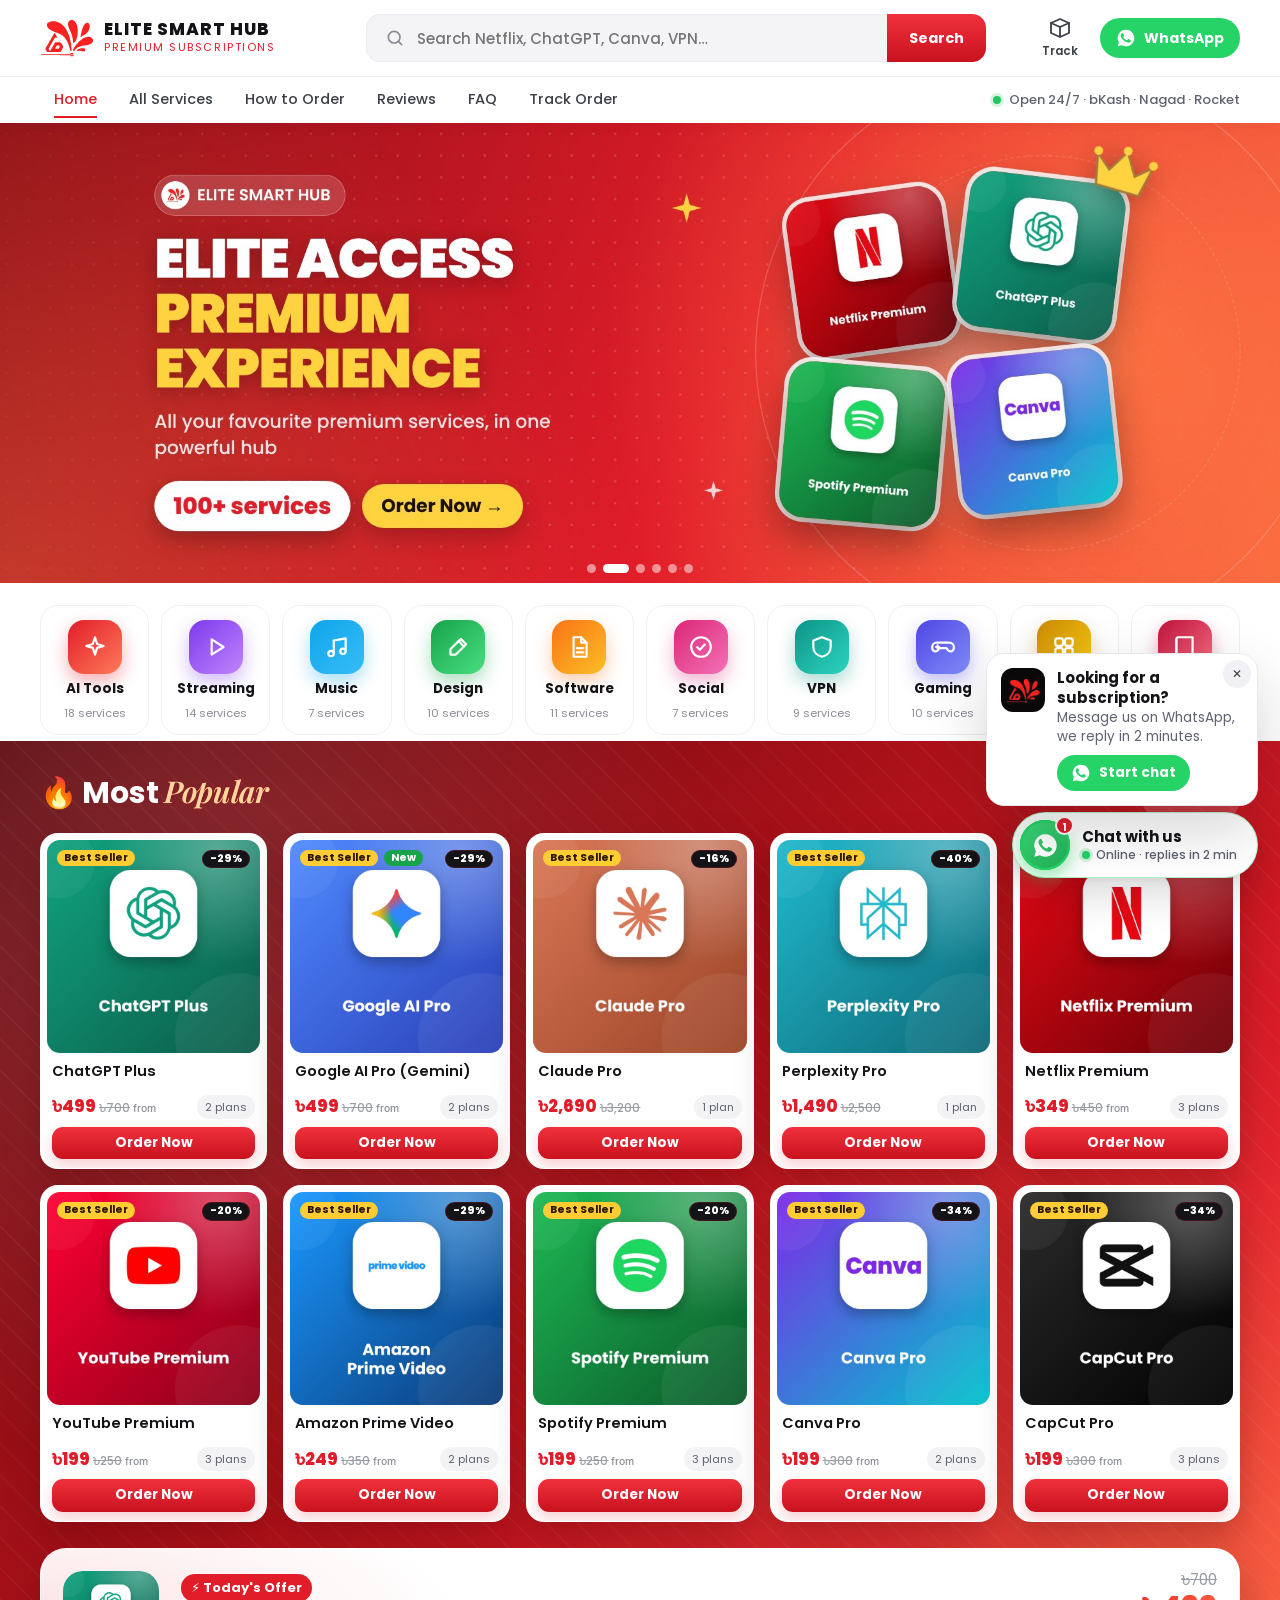
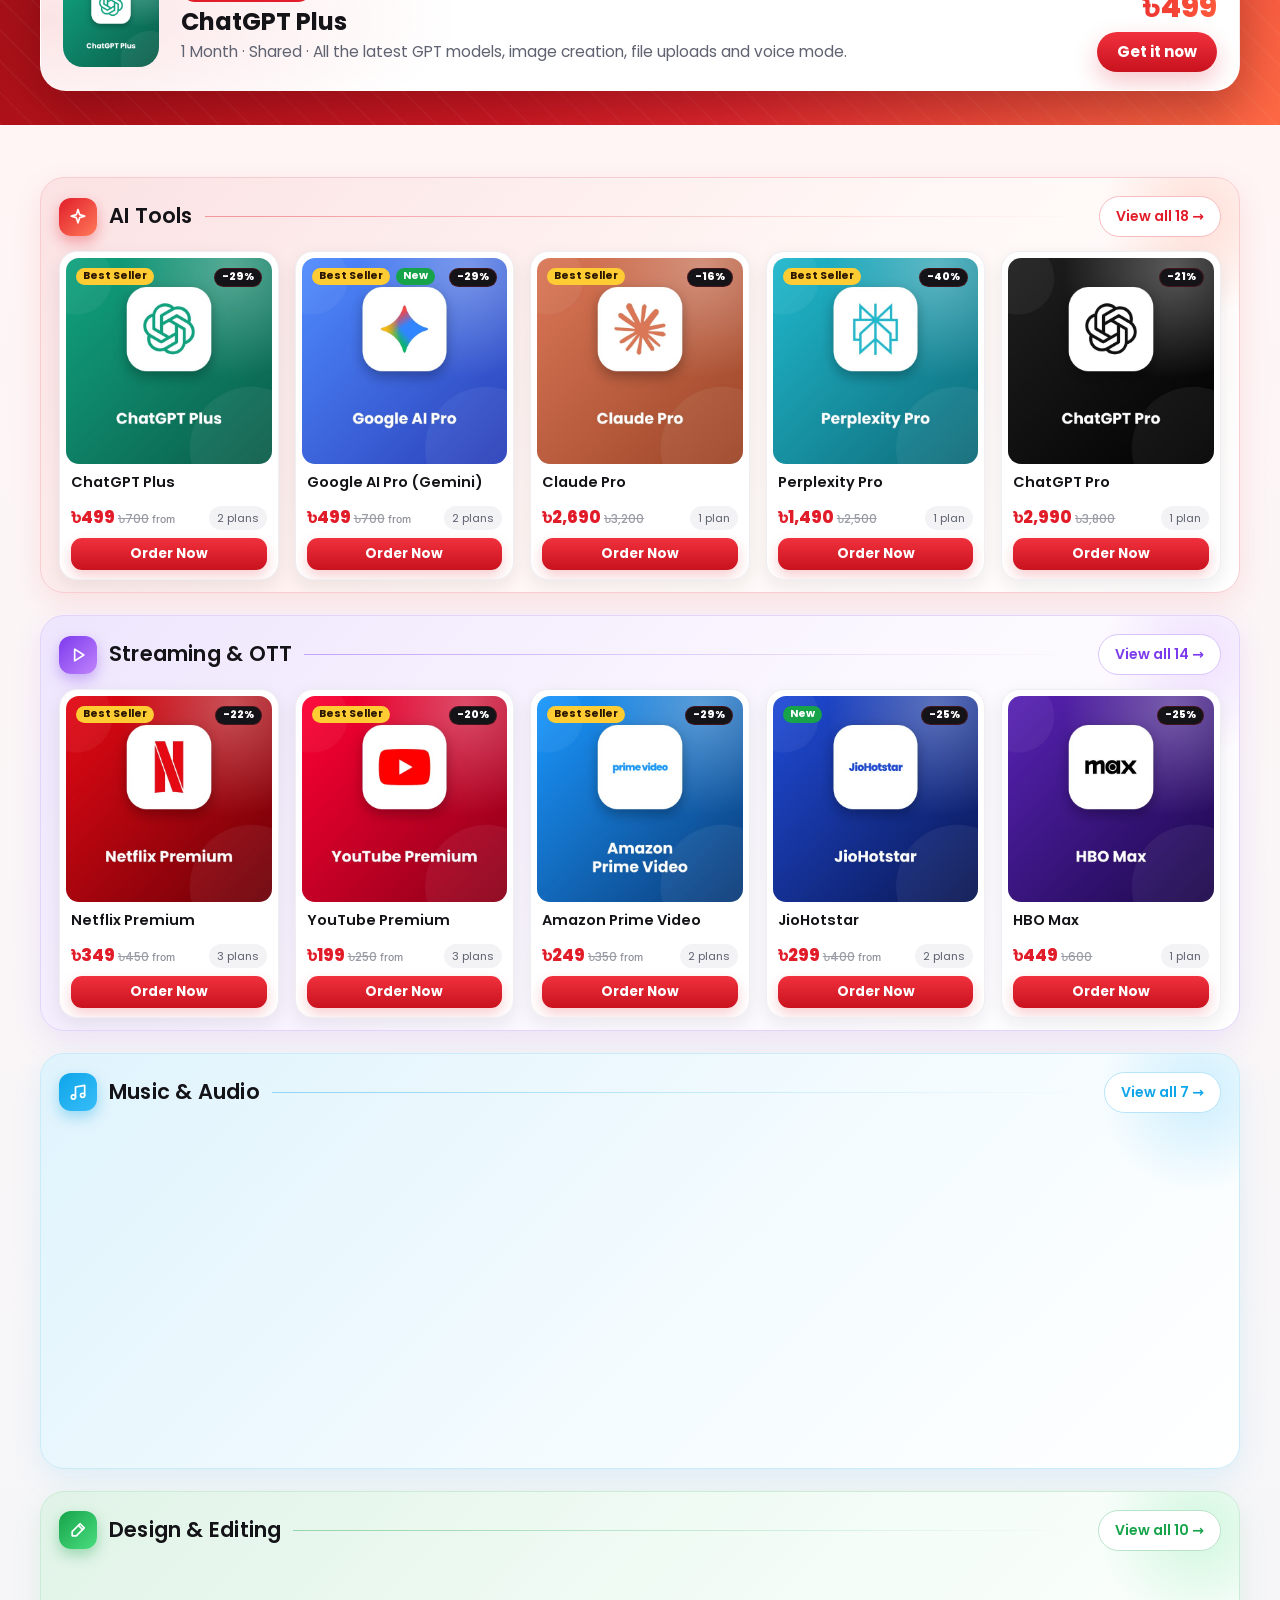
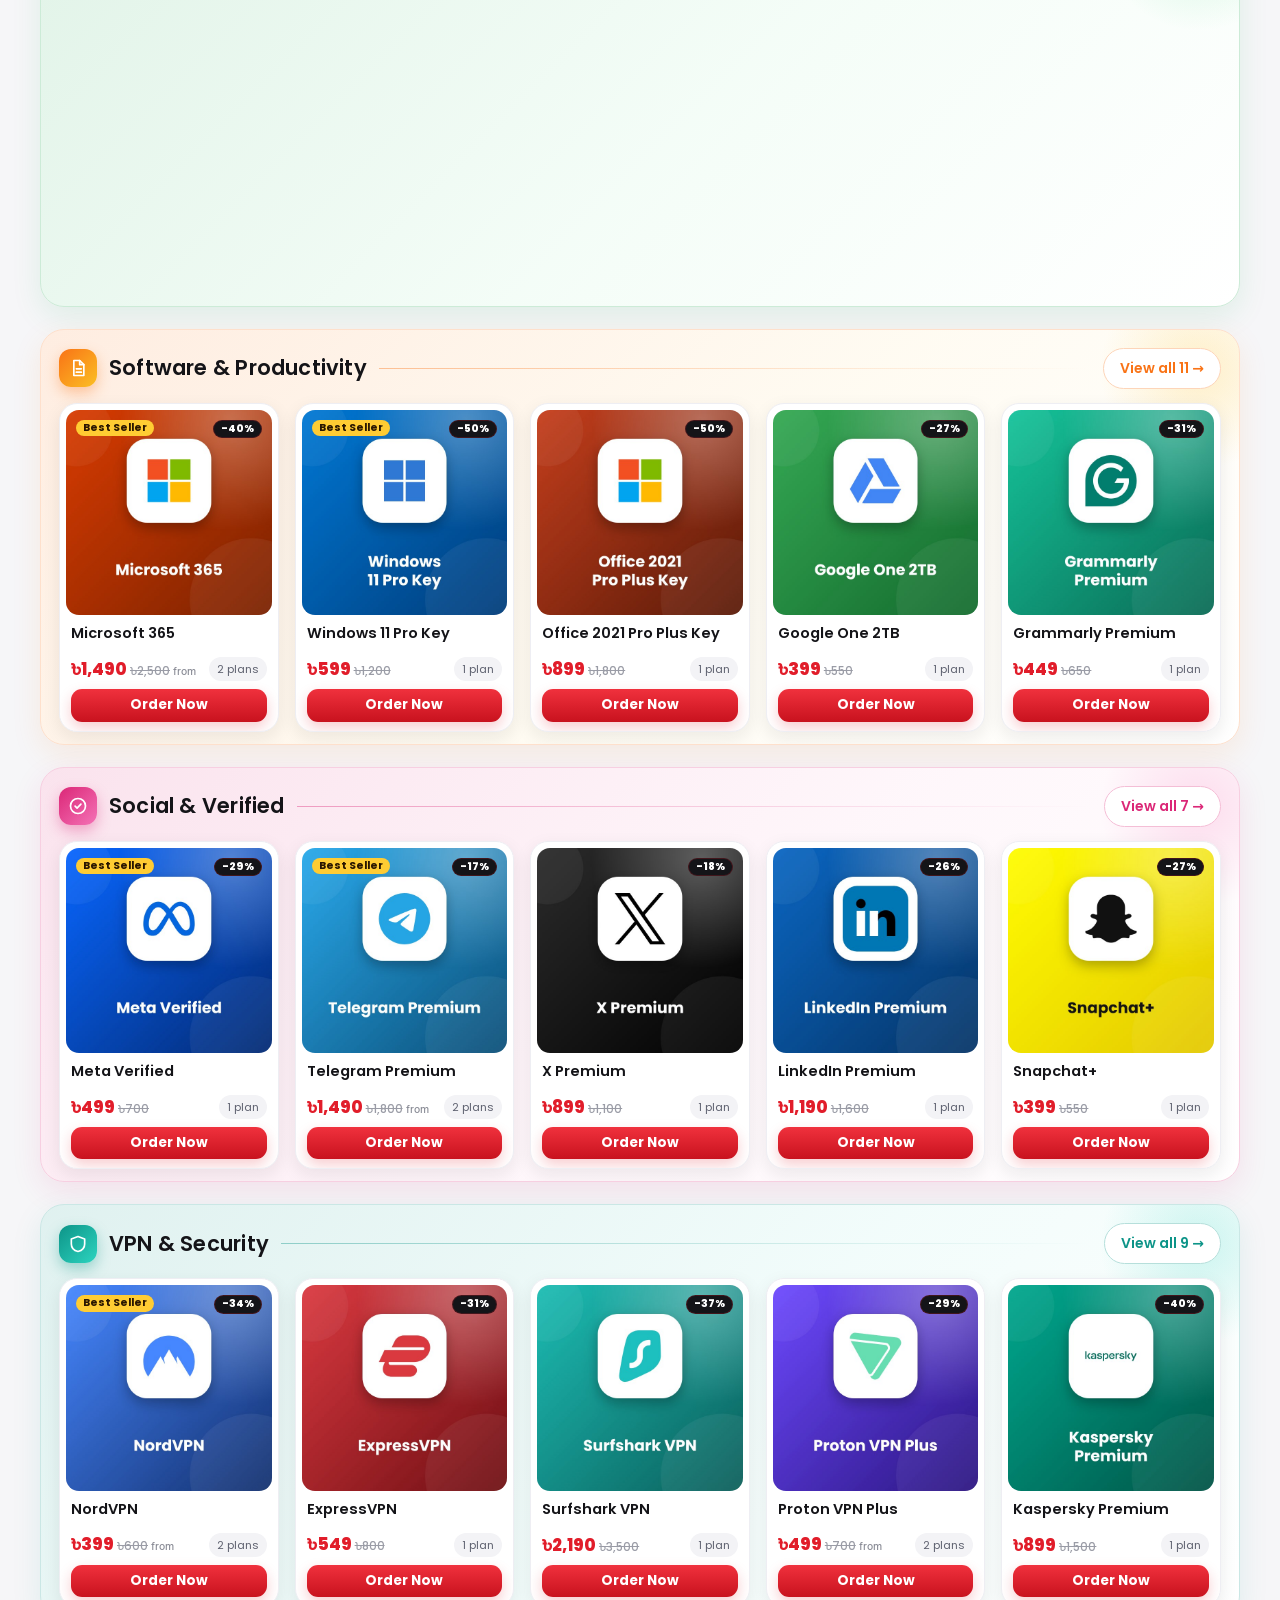
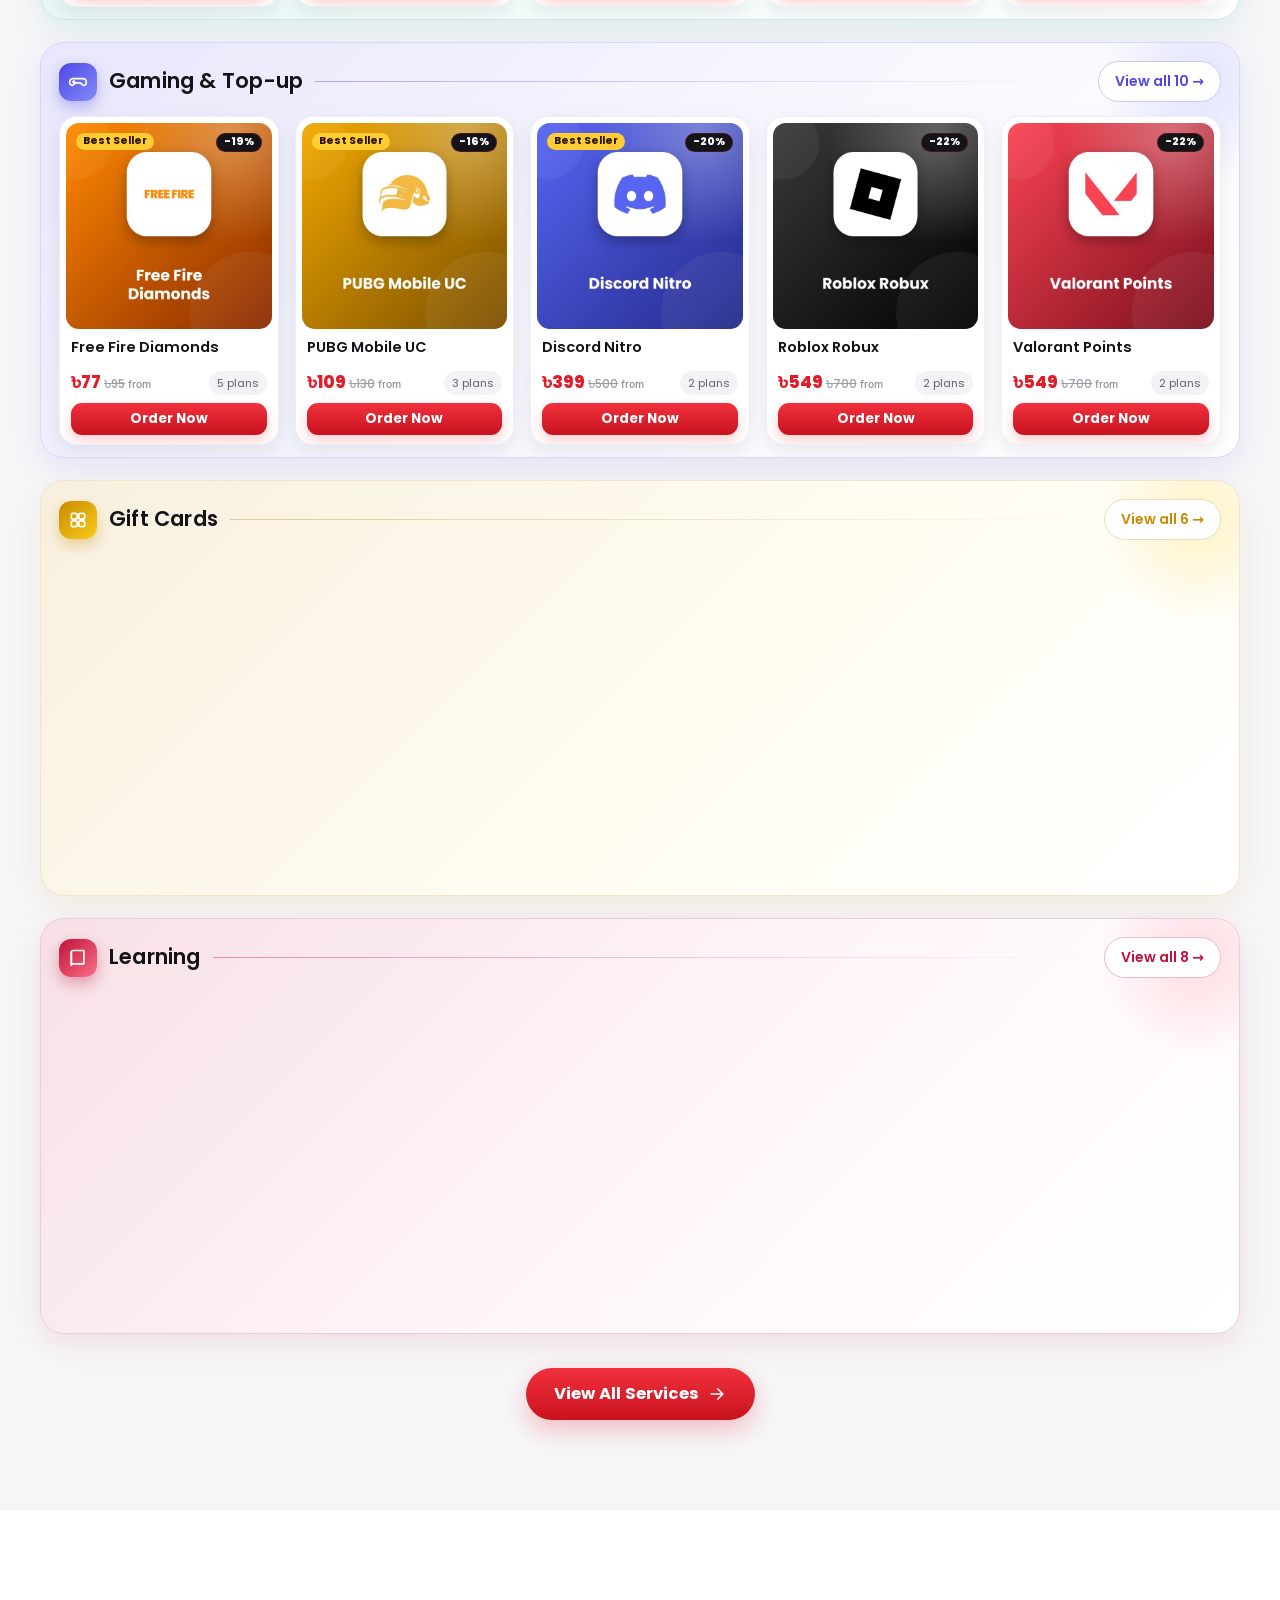
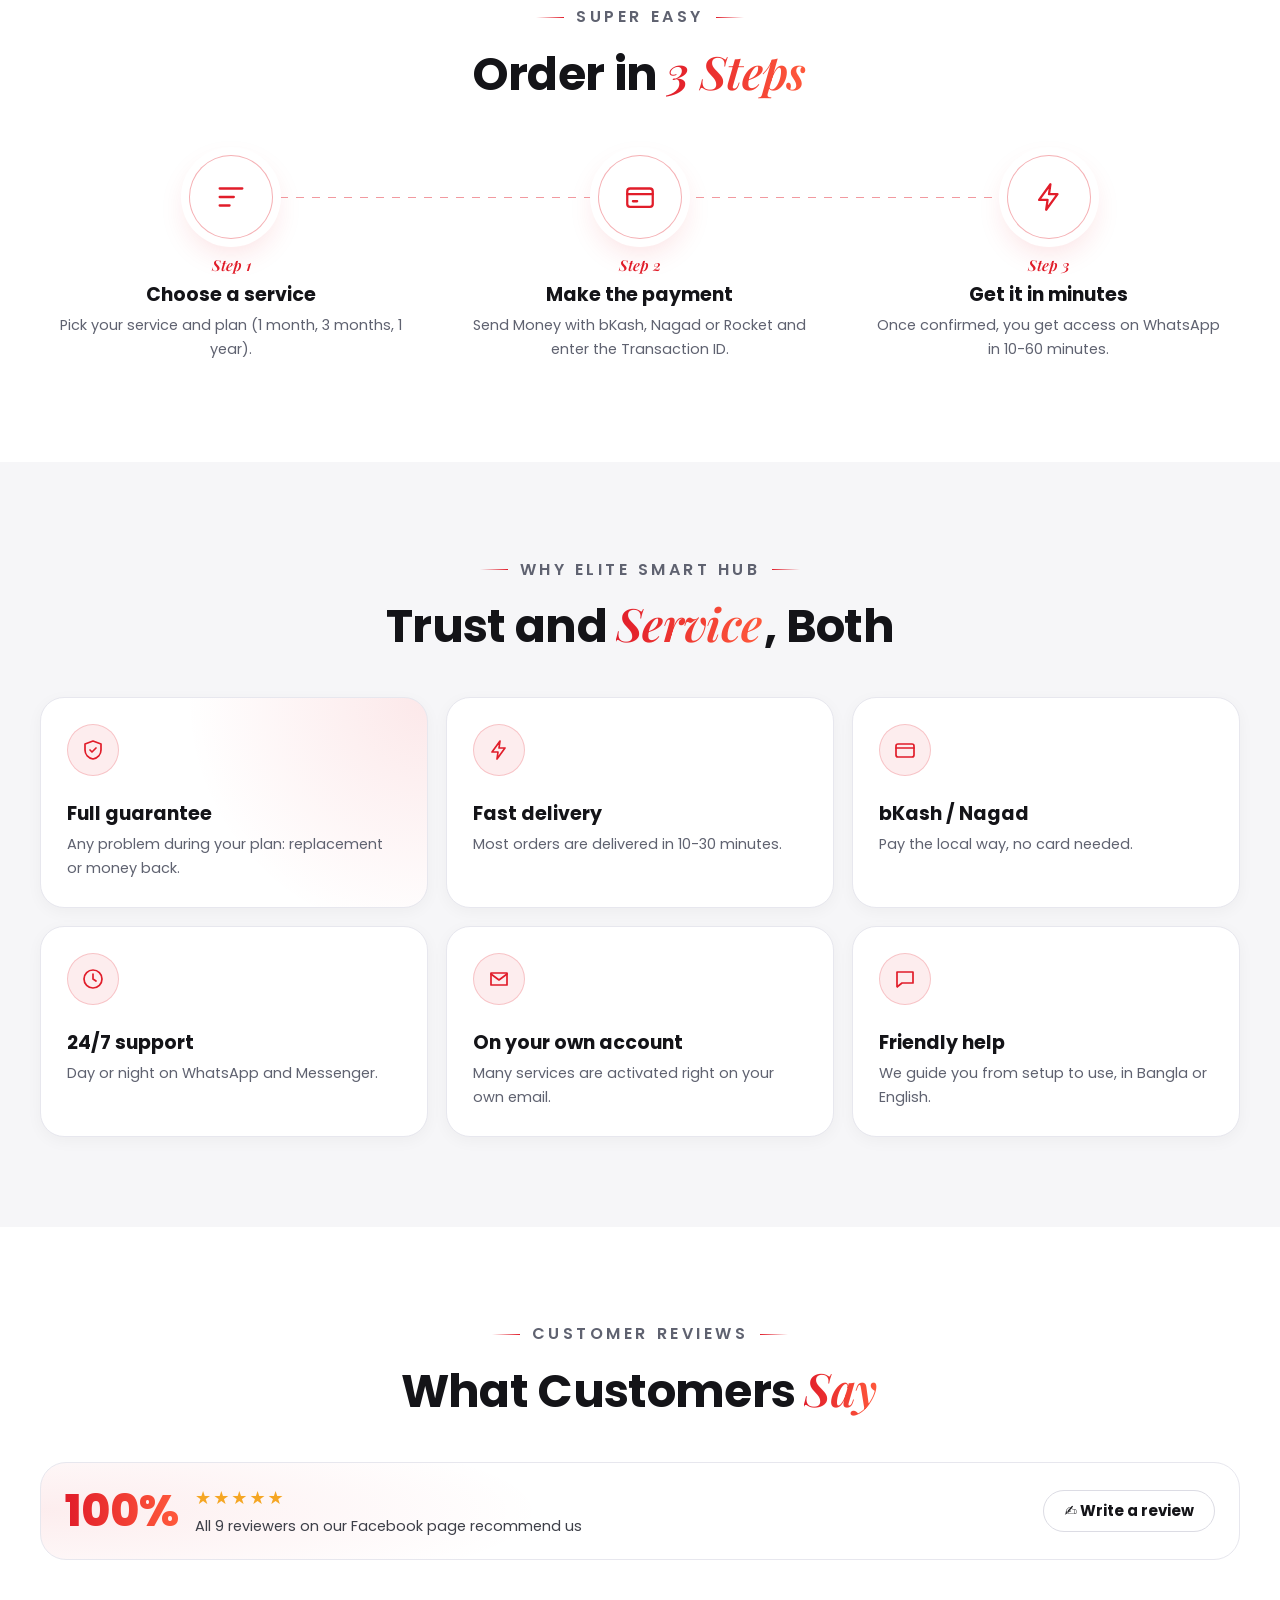
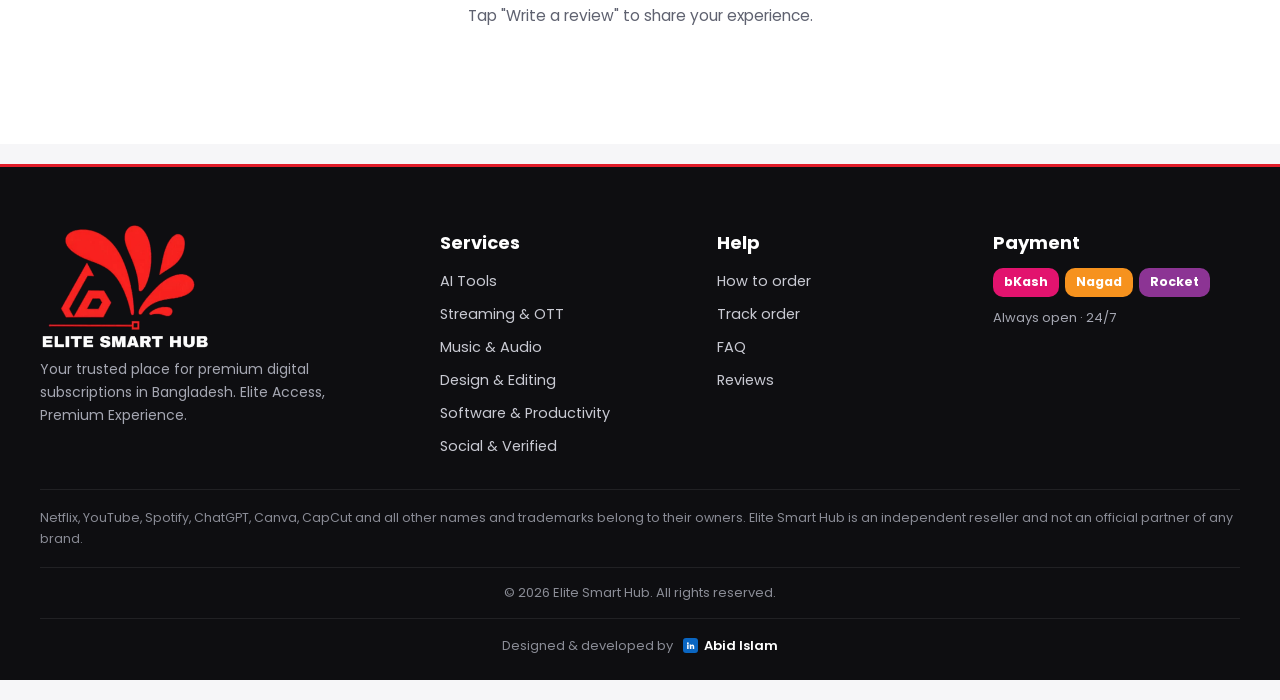
<file: index.html>
<!doctype html>
<html lang="en">
<head>
<meta charset="utf-8">
<meta name="viewport" content="width=device-width,initial-scale=1,viewport-fit=cover">
<title>Elite Smart Hub | Premium Subscriptions in Bangladesh</title>
<meta name="description" content="Netflix, YouTube Premium, Spotify, ChatGPT Plus, Canva Pro, CapCut Pro, VPN and game top-up in Bangladesh. Pay with bKash / Nagad, get it in minutes. Elite Smart Hub.">
<meta name="theme-color" content="#ffffff">
<link rel="canonical" href="./">
<meta property="og:type" content="website">
<meta property="og:title" content="Elite Smart Hub | Elite Access, Premium Experience">
<meta property="og:description" content="All premium subscriptions in one place. Pay with bKash / Nagad, delivered in minutes.">
<meta property="og:image" content="img/og.jpg">
<link rel="icon" href="favicon.png">
<link rel="apple-touch-icon" href="img/icon-192.png">
<link rel="manifest" href="manifest.json">
<link rel="preconnect" href="https://fonts.googleapis.com"><link rel="preconnect" href="https://fonts.gstatic.com" crossorigin>
<link href="https://fonts.googleapis.com/css2?family=Hind+Siliguri:wght@400;500;600;700&family=Lilita+One&family=Playfair+Display:ital,wght@1,600;1,700&family=Poppins:wght@400;500;600;700;800&display=swap" rel="stylesheet">
<link rel="stylesheet" href="assets/site.css?v=5.4">
<script type="application/ld+json">{"@context":"https://schema.org","@type":"Store","name":"Elite Smart Hub","image":"img/icon-512.png","email":"elitesmarthub@gmail.com","address":{"@type":"PostalAddress","addressLocality":"Dhaka","addressCountry":"BD"},"openingHours":"Mo-Su 00:00-23:59","priceRange":"৳৳"}</script>
</head>
<body data-page="home">
<a class="skip" href="#services">Skip to services</a>

<header class="hd" id="top">
 <div class="wrap hd-in">
  <a class="logo" href="#top" aria-label="Elite Smart Hub"><img src="img/logo-mark.svg" alt="" width="54" height="39"><span><b>ELITE SMART HUB</b><small>Premium Subscriptions</small></span></a>
  <form class="gs" id="gsForm" role="search" action="services.html" autocomplete="off"><label class="gs-in"><svg viewBox="0 0 24 24"><circle cx="11" cy="11" r="7"/><path d="M20 20l-4-4"/></svg><input id="gs" name="q" type="search" placeholder="Search Netflix, ChatGPT, Canva, VPN…" aria-label="Search services" enterkeyhint="search"></label><button class="gs-go" type="submit">Search</button><div class="gs-res" id="gsRes" hidden></div></form>
  <a class="hd-ic" href="track.html" aria-label="Track order"><svg viewBox="0 0 24 24"><path d="M3 7l9-4 9 4-9 4z"/><path d="M3 7v10l9 4 9-4V7M12 11v10"/></svg><span>Track</span></a>
  <a class="btn wa hd-wa" data-wa="Hello Elite Smart Hub, I want to buy a subscription." target="_blank" rel="noopener"><svg viewBox="0 0 24 24" class="f"><use href="#i-wa"/></svg><span>WhatsApp</span></a>
 </div>
 <nav class="hd-nav" aria-label="Menu"><div class="wrap"><div class="nav"><a href="#top" class="on">Home</a><a href="services.html">All Services</a><a href="how.html">How to Order</a><a href="reviews.html">Reviews</a><a href="faq.html">FAQ</a><a href="track.html">Track Order</a></div><span class="hd-note"><i></i>Open 24/7 · bKash · Nagad · Rocket</span></div></nav>
</header>

<main>
<section class="slider" id="slider" aria-roledescription="carousel" aria-label="Offers">
 <div class="wrap sl-wrap"><div class="sl-track" id="slTrack"><a class="sl" href="#services" style="--bg:url('https://abid2929.github.io/ELITE-SMART-HUB/img/slide-1.jpg')"><img src="img/slide-1.jpg" alt="Elite Access Premium Experience" width="2560" height="720" fetchpriority="high"></a></div>
  <button class="sl-btn prev" type="button" aria-label="Previous banner" onclick="slGo(-1)"><svg viewBox="0 0 24 24"><path d="M15 6l-6 6 6 6"/></svg></button><button class="sl-btn next" type="button" aria-label="Next banner" onclick="slGo(1)"><svg viewBox="0 0 24 24"><path d="M9 6l6 6-6 6"/></svg></button>
  <div class="sl-dots" id="slDots"></div></div>
</section>

<section class="cats-sec" id="cats"><div class="wrap"><div class="cats" id="catGrid"></div></div></section>

<section class="sec pop-sec" id="popular">
 <div class="wrap">
  <div class="row-h"><h2>🔥 Most <em>Popular</em></h2><a href="#services">See all →</a></div>
  <div class="hrow" id="popRow"></div>
  <div class="deal" id="deal" hidden></div>
 </div>
</section>

<section class="sec" id="services">
 <div class="wrap">
  <div class="sec-h"><p class="kick">Our Services</p><h2>Every <em>Premium</em> Subscription</h2><p>Pick a service, choose a plan, pay with bKash / Nagad. You get it on WhatsApp within minutes.</p></div>
  <div class="tools">
   <label class="search"><svg viewBox="0 0 24 24"><circle cx="11" cy="11" r="7"/><path d="M20 20l-4-4"/></svg><input id="q" type="search" placeholder="Search: Netflix, ChatGPT, Canva, VPN…" autocomplete="off"></label>
  </div>
  <div class="tabs" id="tabs" role="tablist"></div>
  <div id="grid"></div>
  <p class="empty" id="empty" hidden>Nothing found. <a data-wa="Hello, I am looking for this service:" target="_blank" rel="noopener">Ask us on WhatsApp</a> and we will arrange it.</p>
  <div class="view-all"><a class="btn red lg" href="services.html">View All Services <svg viewBox="0 0 24 24"><path d="M5 12h14M13 6l6 6-6 6"/></svg></a></div>
 </div>
</section>

<section class="sec alt" id="how">
 <div class="wrap">
  <div class="sec-h"><p class="kick">Super Easy</p><h2>Order in <em>3 Steps</em></h2></div>
  <ol class="steps">
   <li><i>1</i><svg viewBox="0 0 24 24"><path d="M4 6h16M4 12h10M4 18h7"/></svg><h3>Choose a service</h3><p>Pick your service and plan (1 month, 3 months, 1 year).</p></li>
   <li><i>2</i><svg viewBox="0 0 24 24"><rect x="3" y="6" width="18" height="13" rx="2"/><path d="M3 10h18M7 15h3"/></svg><h3>Make the payment</h3><p>Send Money with bKash, Nagad or Rocket and enter the Transaction ID.</p></li>
   <li><i>3</i><svg viewBox="0 0 24 24"><path d="M13 3L5 14h6l-1 7 8-11h-6z"/></svg><h3>Get it in minutes</h3><p>Once confirmed, you get access on WhatsApp in 10-60 minutes.</p></li>
  </ol>
 </div>
</section>

<section class="sec" id="why">
 <div class="wrap">
  <div class="sec-h"><p class="kick">Why Elite Smart Hub</p><h2>Trust and <em>Service</em>, Both</h2></div>
  <div class="why">
   <div><svg viewBox="0 0 24 24"><path d="M12 3l8 3v6c0 4.5-3.4 8-8 9-4.6-1-8-4.5-8-9V6z"/><path d="M9 12l2 2 4-4"/></svg><h3>Full guarantee</h3><p>Any problem during your plan: replacement or money back.</p></div>
   <div><svg viewBox="0 0 24 24"><path d="M13 3L5 14h6l-1 7 8-11h-6z"/></svg><h3>Fast delivery</h3><p>Most orders are delivered in 10-30 minutes.</p></div>
   <div><svg viewBox="0 0 24 24"><rect x="3" y="6" width="18" height="13" rx="2"/><path d="M3 10h18"/></svg><h3>bKash / Nagad</h3><p>Pay the local way, no card needed.</p></div>
   <div><svg viewBox="0 0 24 24"><circle cx="12" cy="12" r="9"/><path d="M12 7v5l3 2"/></svg><h3>24/7 support</h3><p>Day or night on WhatsApp and Messenger.</p></div>
   <div><svg viewBox="0 0 24 24"><path d="M4 6h16v12H4z"/><path d="M4 7l8 6 8-6"/></svg><h3>On your own account</h3><p>Many services are activated right on your own email.</p></div>
   <div><svg viewBox="0 0 24 24"><path d="M4 5h16v11H9l-5 4z"/></svg><h3>Friendly help</h3><p>We guide you from setup to use, in Bangla or English.</p></div>
  </div>
 </div>
</section>

<section class="sec alt" id="reviews">
 <div class="wrap">
  <div class="sec-h"><p class="kick">Customer Reviews</p><h2>What Customers <em>Say</em></h2></div>
  <div class="rv-top">
   <div class="rv-score"><b>100%</b><div><span class="stars">★★★★★</span><p>All 9 reviewers on our Facebook page recommend us</p><a class="fb-link" id="fbLink" target="_blank" rel="noopener" hidden>See reviews on Facebook →</a></div></div>
   <button class="btn ghost" type="button" onclick="openReview()">✍ Write a review</button>
  </div>
  <div class="rv-list" id="rvList"></div>
 </div>
</section>

</main>

<footer class="ft">
 <div class="wrap ft-in">
  <div class="ft-brand"><img src="img/logo-full.webp" alt="Elite Smart Hub" width="170" height="127" loading="lazy"><p>Your trusted place for premium digital subscriptions in Bangladesh. Elite Access, Premium Experience.</p></div>
  <div><h4>Services</h4><ul id="ftCats"></ul></div>
  <div><h4>Help</h4><ul><li><a href="how.html">How to order</a></li><li><a href="track.html">Track order</a></li><li><a href="faq.html">FAQ</a></li><li><a href="reviews.html">Reviews</a></li></ul></div>
  <div><h4>Payment</h4><div class="pays"><span class="pay bk">bKash</span><span class="pay ng">Nagad</span><span class="pay rk">Rocket</span></div><p class="mu sm" style="margin-top:10px">Always open · 24/7</p></div>
 </div>
 <div class="wrap disc"><p>Netflix, YouTube, Spotify, ChatGPT, Canva, CapCut and all other names and trademarks belong to their owners. Elite Smart Hub is an independent reseller and not an official partner of any brand.</p></div>
 <div class="wrap ft-bot"><span class="copy">© <span id="yr"></span> Elite Smart Hub. All rights reserved.</span><span class="sig"><span>Designed &amp; developed by</span><a href="https://www.linkedin.com/in/abid-islam-a926ab2b5/" target="_blank" rel="noopener author"><span class="sg-i sg-li"><svg width="9" height="9" viewBox="0 0 24 24" fill="currentColor" aria-hidden="true"><path d="M4.98 3.5a2.5 2.5 0 1 1 0 5 2.5 2.5 0 0 1 0-5zM3 9.5h4V21H3zM9.5 9.5h3.8v1.6h.06c.53-1 1.83-2.06 3.77-2.06 4.03 0 4.77 2.65 4.77 6.1V21h-4v-5.1c0-1.22-.02-2.78-1.7-2.78-1.7 0-1.96 1.33-1.96 2.7V21h-4z"/></svg></span>Abid Islam</a></span></div>
</footer>

<nav class="tabbar" aria-label="Bottom menu">
 <a href="#top" class="on"><svg viewBox="0 0 24 24"><path d="M4 11l8-7 8 7v9h-5v-6H9v6H4z"/></svg><span>Home</span></a>
 <a href="services.html"><svg viewBox="0 0 24 24"><rect x="4" y="4" width="7" height="7" rx="2"/><rect x="13" y="4" width="7" height="7" rx="2"/><rect x="4" y="13" width="7" height="7" rx="2"/><rect x="13" y="13" width="7" height="7" rx="2"/></svg><span>Services</span></a>
 <a class="tb-wa" data-wa="Hello Elite Smart Hub, I want to buy a subscription." target="_blank" rel="noopener"><span class="tbw-ic"><svg viewBox="0 0 24 24" class="f"><use href="#i-wa"/></svg><i class="fwa-b">1</i></span><span>WhatsApp</span></a>
 <a href="#" onclick="focusSearch();return false"><svg viewBox="0 0 24 24"><circle cx="11" cy="11" r="7"/><path d="M20 20l-4-4"/></svg><span>Search</span></a>
 <a href="track.html"><svg viewBox="0 0 24 24"><path d="M3 7l9-4 9 4-9 4z"/><path d="M3 7v10l9 4 9-4V7M12 11v10"/></svg><span>Track</span></a>
</nav>

<a class="fwa" data-wa="Hello Elite Smart Hub, I want to buy a subscription." aria-label="Chat on WhatsApp"><span class="fwa-ic"><svg viewBox="0 0 24 24" class="f"><use href="#i-wa"/></svg><i class="fwa-b">1</i></span><span class="fwa-t"><b>Chat with us</b><small><i class="fwa-dot"></i>Online · replies in 2 min</small></span></a>
<div class="wapop" id="wapop" hidden><button class="x" type="button" aria-label="Close" onclick="closeWaPop()">✕</button><img src="img/icon-192.png" alt="" width="44" height="44"><div><b>Looking for a subscription?</b><p>Message us on WhatsApp, we reply in 2 minutes.</p><a class="btn wa" data-wa="Hello Elite Smart Hub, I want to buy a subscription." onclick="closeWaPop()"><svg viewBox="0 0 24 24" class="f"><use href="#i-wa"/></svg> Start chat</a></div></div>
<div class="sheet" id="sheet" hidden><div class="sheet-bg" onclick="closeSheet()"></div><div class="sheet-box" role="dialog" aria-modal="true" aria-labelledby="shTitle" id="sheetBox"></div></div>
<div class="toast" id="toast" role="status"></div>

<svg width="0" height="0" style="position:absolute" aria-hidden="true">
 <symbol id="i-wa" viewBox="0 0 24 24"><path d="M12 2a10 10 0 0 0-8.6 15.1L2 22l5-1.3A10 10 0 1 0 12 2zm5.6 14.1c-.2.7-1.4 1.3-2 1.4-.5.1-1.2.1-1.9-.1-.4-.1-1-.3-1.7-.6-3-1.3-4.9-4.3-5.1-4.5-.1-.2-1.2-1.6-1.2-3.1s.8-2.2 1-2.5c.3-.3.6-.4.8-.4h.6c.2 0 .4 0 .6.5l.9 2.1c.1.2.1.3 0 .5l-.3.5-.4.5c-.1.1-.3.3-.1.6.2.3.8 1.3 1.7 2.1 1.2 1 2.1 1.3 2.4 1.5.3.1.5.1.6-.1l.9-1.1c.2-.3.4-.2.7-.1l2 1c.3.1.5.2.5.3.1.1.1.7-.1 1.4z"/></symbol>
 <symbol id="i-ms" viewBox="0 0 24 24"><path d="M12 2C6.4 2 2 6.1 2 11.7c0 2.9 1.2 5.5 3.2 7.2V22l3-1.6c1.2.3 2.4.5 3.8.5 5.6 0 10-4.1 10-9.7S17.6 2 12 2zm1 13l-2.5-2.7L5.6 15l5.4-5.8 2.6 2.7L18.4 9z"/></symbol>
 <symbol id="i-crown" viewBox="0 0 64 48"><path d="M6 14l14 12L32 6l12 20 14-12-6 28H12z" fill="#e2c084" stroke="#a37c3c" stroke-width="2" stroke-linejoin="round"/><circle cx="6" cy="12" r="4" fill="#e2c084"/><circle cx="32" cy="5" r="4" fill="#e2c084"/><circle cx="58" cy="12" r="4" fill="#e2c084"/></symbol>
</svg>
<script src="assets/site.js?v=4.1"></script>
</body>
</html>
</file>
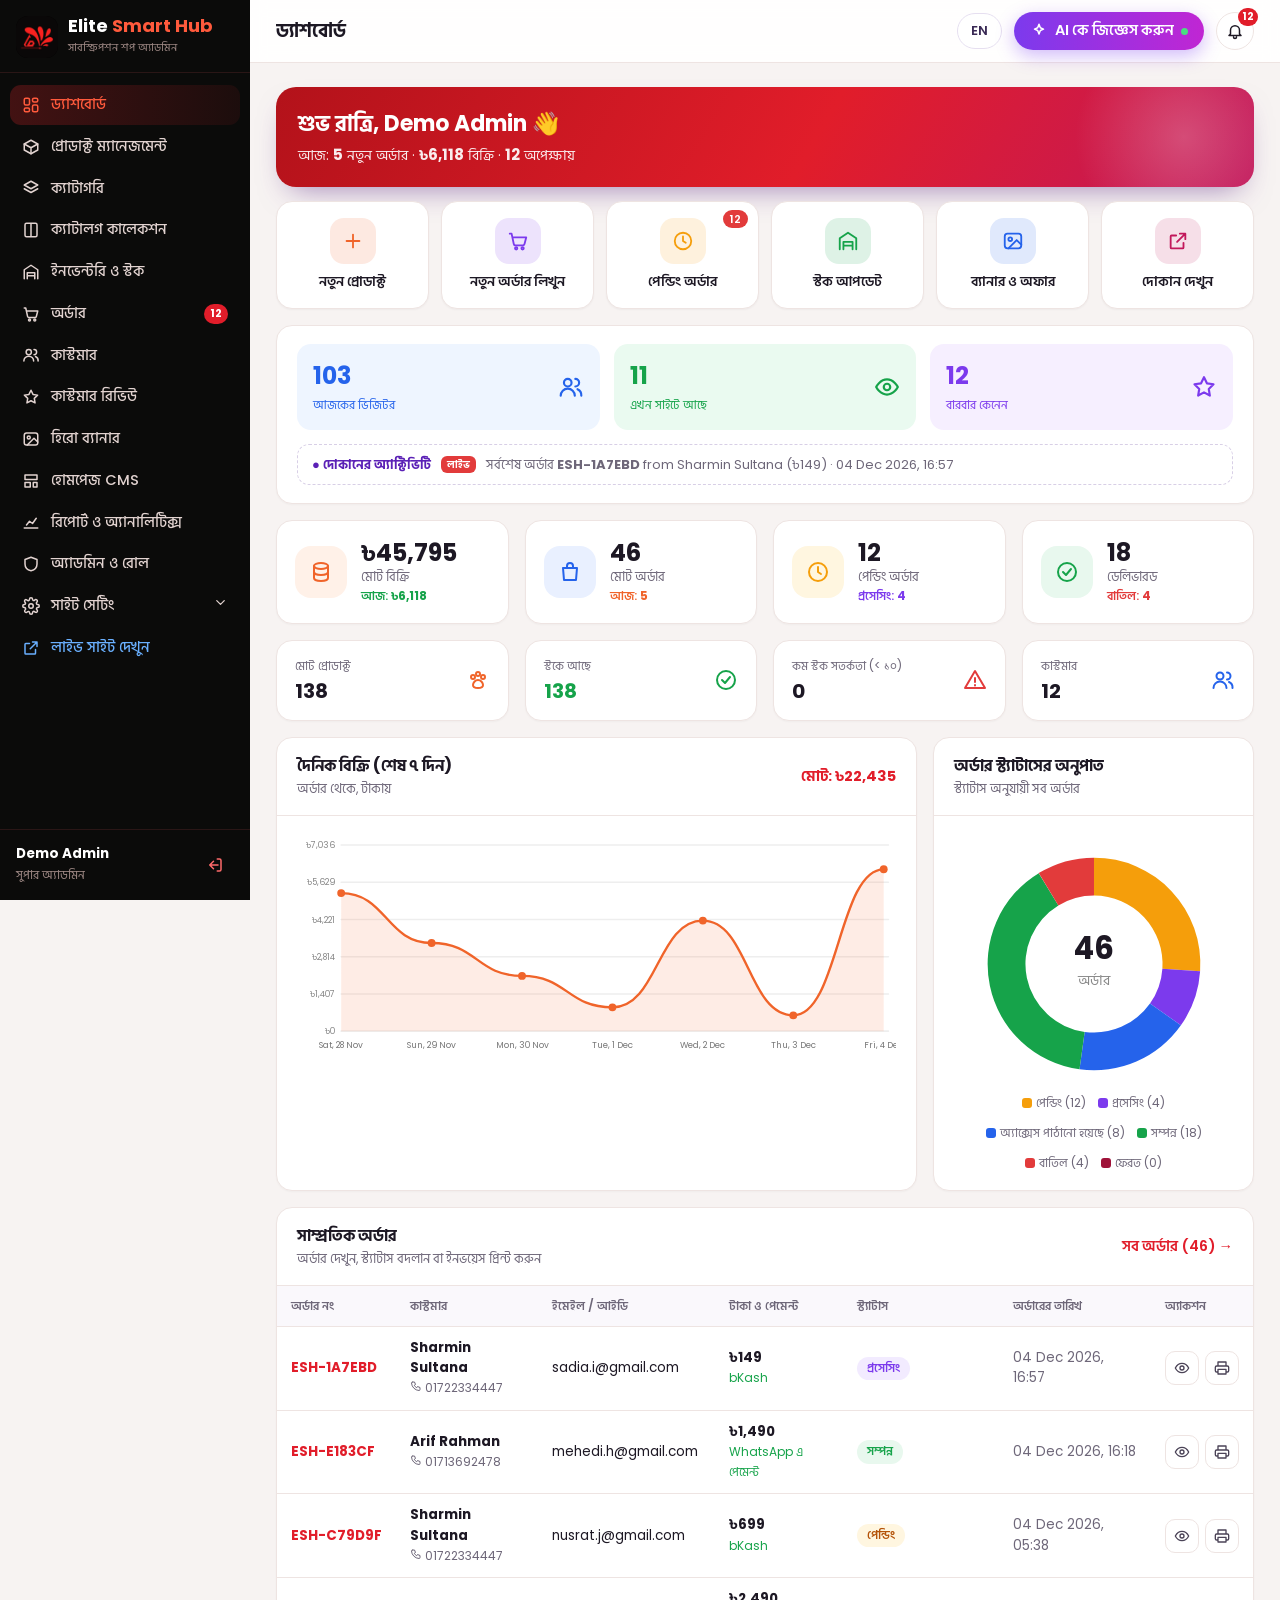
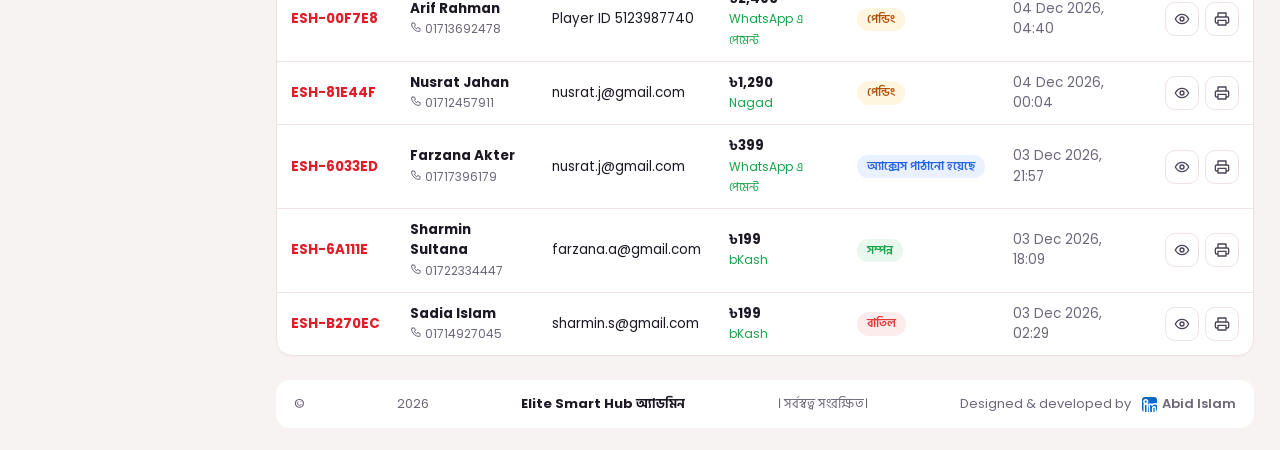
<file: admin/index.html>
<!doctype html>
<html lang="en">
<head>
<meta charset="utf-8">
<meta name="viewport" content="width=device-width,initial-scale=1">
<meta name="robots" content="noindex,nofollow">
<title>Elite Smart Hub Admin</title>
<link rel="icon" href="../favicon.png">
<link rel="preconnect" href="https://fonts.googleapis.com"><link rel="preconnect" href="https://fonts.gstatic.com" crossorigin>
<link href="https://fonts.googleapis.com/css2?family=Poppins:wght@400;500;600;700;800&family=Hind+Siliguri:wght@400;500;600;700&display=swap" rel="stylesheet">
<link rel="stylesheet" href="admin.css?v=3.2">
</head>
<body>

<section id="login" class="login-wrap" hidden>
 <form class="login" id="loginForm">
  <img src="../img/icon-192.png" alt="Elite Smart Hub">
  <h2>Elite Smart Hub Admin</h2>
  <p id="loginHint">Enter your password to manage the shop</p>
  <div id="setupName" hidden><input name="name" placeholder="Your name"></div>
  <input name="user" id="loginUser" placeholder="Username (staff only)" autocomplete="username" hidden>
  <input name="pass" type="password" placeholder="Password" autocomplete="current-password" required minlength="6">
  <button class="btn" id="loginBtn" style="width:100%">Sign in</button>
  <div class="err" id="loginErr"></div>
  <a href="#" id="staffLink" class="sm" onclick="const u=document.getElementById('loginUser');u.hidden=!u.hidden;if(!u.hidden)u.focus();return false">Staff login (with username)</a>
 </form>
</section>

<div id="app" class="app" hidden>
 <aside class="side" id="side">
  <a class="brand" href="#dashboard"><img src="../img/icon-192.png" alt=""><span><b class="notr">Elite <em>Smart Hub</em></b><small>Subscription Shop Admin</small></span></a>
  <nav id="nav"></nav>
  <div class="me"><div><b id="meName">Admin</b><small id="meRole">Super Admin</small></div><button class="ic" title="Log out" onclick="logout()"><svg viewBox="0 0 24 24"><path d="M15 4h3a2 2 0 0 1 2 2v12a2 2 0 0 1-2 2h-3M10 17l-5-5 5-5M5 12h11"/></svg></button></div>
 </aside>
 <div class="shade" onclick="document.body.classList.remove('nav-open')"></div>
 <div class="main">
  <header class="topbar">
   <button class="ic menu" onclick="document.body.classList.toggle('nav-open')" aria-label="Menu"><svg viewBox="0 0 24 24"><path d="M4 6h16M4 12h16M4 18h16"/></svg></button>
   <h1 id="pageTitle">Dashboard</h1>
   <button class="lang-btn" id="langBtn" onclick="setLang(PV_LANG==='bn'?'en':'bn')" title="Language">EN</button>
   <button class="ai-btn" onclick="askAI()"><svg viewBox="0 0 24 24"><path d="M12 3l1.8 4.7L18 9.5l-4.2 1.8L12 16l-1.8-4.7L6 9.5l4.2-1.8z"/></svg>Ask AI<i></i></button>
   <div class="bell-wrap"><button class="ic bell" onclick="toggleBell()" aria-label="Notifications"><svg viewBox="0 0 24 24"><path d="M6 16V11a6 6 0 1 1 12 0v5l2 2H4zM10 20a2 2 0 0 0 4 0"/></svg><b id="bellN" hidden>0</b></button><div class="bell-pop" id="bellPop" hidden></div></div>
  </header>
  <main id="view" class="view"></main>
  <footer class="foot">© <span id="yr"></span> <b>Elite Smart Hub Admin</b>. All rights reserved.<span class="sig notr"><span>Designed &amp; developed by</span><a href="https://www.linkedin.com/in/abid-islam-a926ab2b5/" target="_blank" rel="noopener author"><span class="sg-i sg-li"><svg width="9" height="9" viewBox="0 0 24 24" fill="currentColor" aria-hidden="true"><path d="M4.98 3.5a2.5 2.5 0 1 1 0 5 2.5 2.5 0 0 1 0-5zM3 9.5h4V21H3zM9.5 9.5h3.8v1.6h.06c.53-1 1.83-2.06 3.77-2.06 4.03 0 4.77 2.65 4.77 6.1V21h-4v-5.1c0-1.22-.02-2.78-1.7-2.78-1.7 0-1.96 1.33-1.96 2.7V21h-4z"/></svg></span>Abid Islam</a></span></footer>
 </div>
</div>

<nav class="tabbar" id="tabbar">
 <a href="#dashboard" data-r="dashboard"><svg viewBox="0 0 24 24"><path d="M4 11l8-7 8 7v9h-5v-6H9v6H4z"/></svg><span>Home</span></a>
 <a href="#orders" data-r="orders"><svg viewBox="0 0 24 24"><path d="M3 4h2l2.4 11.2a2 2 0 0 0 2 1.6h7.7a2 2 0 0 0 2-1.5L21 8H6"/></svg><span>Orders</span><b id="tbN" hidden></b></a>
 <a href="#product/new" class="add" data-r="product"><svg viewBox="0 0 24 24"><path d="M12 5v14M5 12h14"/></svg><span>Add</span></a>
 <a href="#products" data-r="products"><svg viewBox="0 0 24 24"><path d="M21 8l-9-5-9 5 9 5 9-5zM3 8v8l9 5 9-5V8M12 13v8"/></svg><span>Products</span></a>
 <a href="#" onclick="document.body.classList.toggle('nav-open');return false"><svg viewBox="0 0 24 24"><path d="M4 6h16M4 12h16M4 18h16"/></svg><span>More</span></a>
</nav>
<div class="modal" id="modal" hidden><div class="modal-bg" onclick="closeModal()"></div><div class="modal-box" id="modalBox"></div></div>
<div class="toast" id="toast"></div>
<script>window.PV_PREFIX = "esh"; /* demo storage name: give every shop its own (e.g. "cgd", "llx", "jbz") */</script>
<script src="bn.js?v=3.0"></script>
<script>document.getElementById("langBtn").textContent=PV_LANG==="bn"?"EN":"বাংলা"</script>
<script src="admin.js?v=3.0"></script>
<script src="admin2.js?v=3.0"></script>
<script src="pwd-eye.js?v=1"></script>
</body>
</html>
</file>
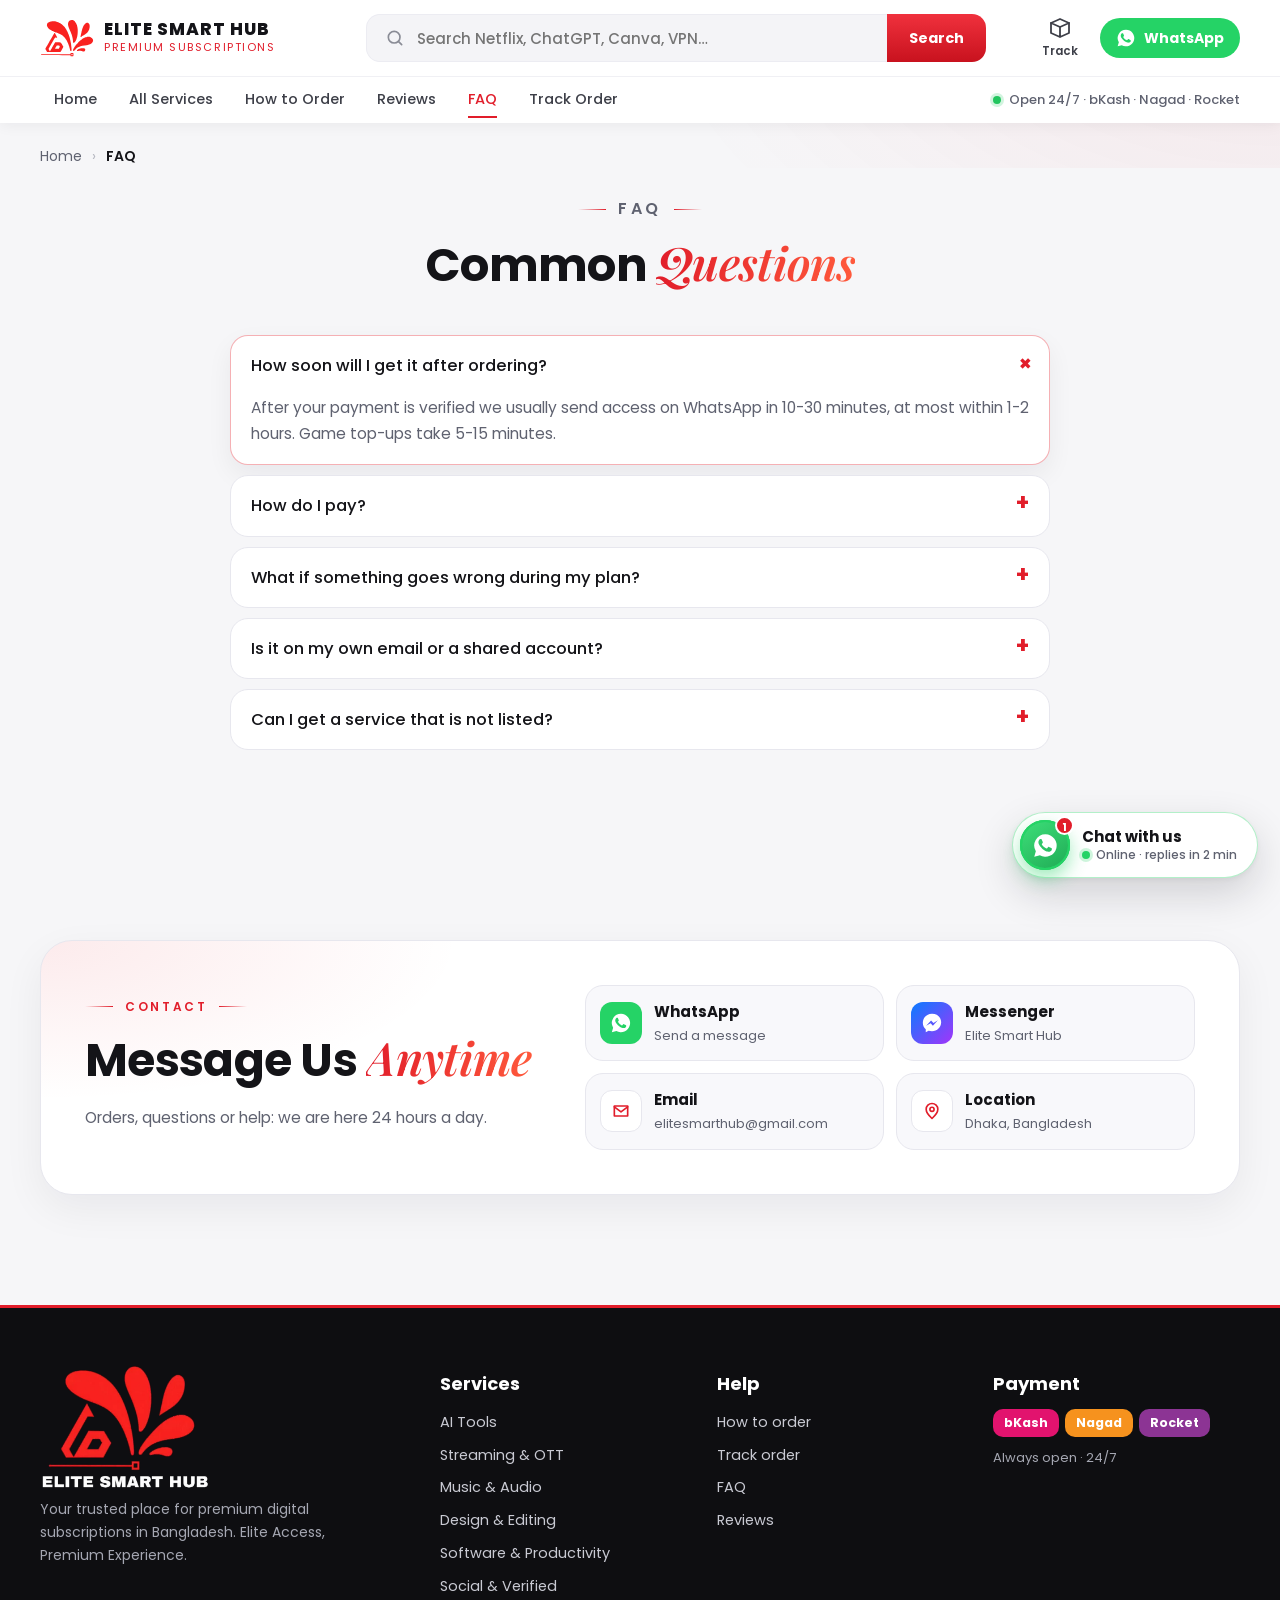
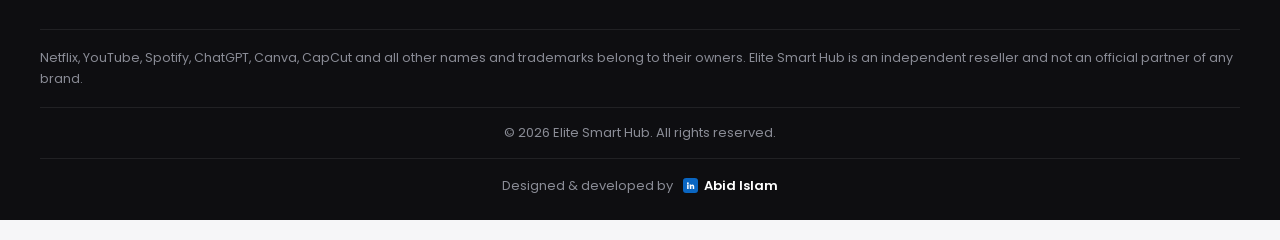
<file: faq.html>
<!doctype html>
<html lang="en">
<head>
<meta charset="utf-8">
<meta name="viewport" content="width=device-width,initial-scale=1,viewport-fit=cover">
<title>FAQ | Elite Smart Hub</title>
<meta name="description" content="Netflix, YouTube Premium, Spotify, ChatGPT Plus, Canva Pro, CapCut Pro, VPN and game top-up in Bangladesh. Pay with bKash / Nagad, get it in minutes. Elite Smart Hub.">
<meta name="theme-color" content="#ffffff">
<link rel="canonical" href="./">
<meta property="og:type" content="website">
<meta property="og:title" content="Elite Smart Hub | Elite Access, Premium Experience">
<meta property="og:description" content="All premium subscriptions in one place. Pay with bKash / Nagad, delivered in minutes.">
<meta property="og:image" content="img/og.jpg">
<link rel="icon" href="favicon.png">
<link rel="apple-touch-icon" href="img/icon-192.png">
<link rel="manifest" href="manifest.json">
<link rel="preconnect" href="https://fonts.googleapis.com"><link rel="preconnect" href="https://fonts.gstatic.com" crossorigin>
<link href="https://fonts.googleapis.com/css2?family=Hind+Siliguri:wght@400;500;600;700&family=Lilita+One&family=Playfair+Display:ital,wght@1,600;1,700&family=Poppins:wght@400;500;600;700;800&display=swap" rel="stylesheet">
<link rel="stylesheet" href="assets/site.css?v=5.4">
</head>
<body data-page="faq">
<a class="skip" href="#services">Skip to services</a>

<header class="hd" id="top">
 <div class="wrap hd-in">
  <a class="logo" href="./" aria-label="Elite Smart Hub"><img src="img/logo-mark.svg" alt="" width="54" height="39"><span><b>ELITE SMART HUB</b><small>Premium Subscriptions</small></span></a>
  <form class="gs" id="gsForm" role="search" action="services.html" autocomplete="off"><label class="gs-in"><svg viewBox="0 0 24 24"><circle cx="11" cy="11" r="7"/><path d="M20 20l-4-4"/></svg><input id="gs" name="q" type="search" placeholder="Search Netflix, ChatGPT, Canva, VPN…" aria-label="Search services" enterkeyhint="search"></label><button class="gs-go" type="submit">Search</button><div class="gs-res" id="gsRes" hidden></div></form>
  <a class="hd-ic" href="track.html" aria-label="Track order"><svg viewBox="0 0 24 24"><path d="M3 7l9-4 9 4-9 4z"/><path d="M3 7v10l9 4 9-4V7M12 11v10"/></svg><span>Track</span></a>
  <a class="btn wa hd-wa" data-wa="Hello Elite Smart Hub, I want to buy a subscription." target="_blank" rel="noopener"><svg viewBox="0 0 24 24" class="f"><use href="#i-wa"/></svg><span>WhatsApp</span></a>
 </div>
 <nav class="hd-nav" aria-label="Menu"><div class="wrap"><div class="nav"><a href="./">Home</a><a href="services.html">All Services</a><a href="how.html">How to Order</a><a href="reviews.html">Reviews</a><a href="faq.html" class="on">FAQ</a><a href="track.html">Track Order</a></div><span class="hd-note"><i></i>Open 24/7 · bKash · Nagad · Rocket</span></div></nav>
</header>

<main>
<div class="wrap crumb"><a href="./">Home</a> <span>›</span> <b>FAQ</b></div>
<section class="sec pg-sec" id="faq">
 <div class="wrap narrow">
  <div class="sec-h"><p class="kick">FAQ</p><h1 class="pg-h">Common <em>Questions</em></h1></div>
  <div class="faq">
   <details open><summary>How soon will I get it after ordering?</summary><p>After your payment is verified we usually send access on WhatsApp in 10-30 minutes, at most within 1-2 hours. Game top-ups take 5-15 minutes.</p></details>
   <details><summary>How do I pay?</summary><p>Send Money to our bKash, Nagad or Rocket number and write the Transaction ID in the order form. You can also chat with us on WhatsApp first and pay after.</p></details>
   <details><summary>What if something goes wrong during my plan?</summary><p>You get full support for the whole plan. If there is a problem we fix it or give a replacement. If it cannot be fixed, we refund the remaining days.</p></details>
   <details><summary>Is it on my own email or a shared account?</summary><p>Each plan says it in its name. YouTube Premium, Spotify, Canva, ChatGPT Personal and others are usually activated on your own email. Some plans are on a shared account, where you get your own profile.</p></details>
   <details><summary>Can I get a service that is not listed?</summary><p>Yes, we sell almost every kind of subscription. If it is not listed, just ask us on WhatsApp or Messenger.</p></details>
  </div>
 </div>
</section>
<section class="sec" id="contact">
 <div class="wrap">
  <div class="contact">
   <div><p class="kick">Contact</p><h2>Message Us <em>Anytime</em></h2><p class="mu">Orders, questions or help: we are here 24 hours a day.</p></div>
   <div class="c-list">
    <a data-wa="Hello Elite Smart Hub" target="_blank" rel="noopener"><svg viewBox="0 0 24 24" class="f"><use href="#i-wa"/></svg><span><b>WhatsApp</b><small id="cWa">Send a message</small></span></a>
    <a id="cMs" target="_blank" rel="noopener"><svg viewBox="0 0 24 24" class="f"><use href="#i-ms"/></svg><span><b>Messenger</b><small>Elite Smart Hub</small></span></a>
    <a id="cMail" href="mailto:elitesmarthub@gmail.com"><svg viewBox="0 0 24 24"><path d="M4 6h16v12H4z"/><path d="M4 7l8 6 8-6"/></svg><span><b>Email</b><small id="cMailT">elitesmarthub@gmail.com</small></span></a>
    <div><svg viewBox="0 0 24 24"><path d="M12 21s-7-6.2-7-11a7 7 0 0 1 14 0c0 4.8-7 11-7 11z"/><circle cx="12" cy="10" r="2.5"/></svg><span><b>Location</b><small id="cAddr">Dhaka, Bangladesh</small></span></div>
   </div>
  </div>
 </div>
</section>
</main>

<footer class="ft">
 <div class="wrap ft-in">
  <div class="ft-brand"><img src="img/logo-full.webp" alt="Elite Smart Hub" width="170" height="127" loading="lazy"><p>Your trusted place for premium digital subscriptions in Bangladesh. Elite Access, Premium Experience.</p></div>
  <div><h4>Services</h4><ul id="ftCats"></ul></div>
  <div><h4>Help</h4><ul><li><a href="how.html">How to order</a></li><li><a href="track.html">Track order</a></li><li><a href="faq.html">FAQ</a></li><li><a href="reviews.html">Reviews</a></li></ul></div>
  <div><h4>Payment</h4><div class="pays"><span class="pay bk">bKash</span><span class="pay ng">Nagad</span><span class="pay rk">Rocket</span></div><p class="mu sm" style="margin-top:10px">Always open · 24/7</p></div>
 </div>
 <div class="wrap disc"><p>Netflix, YouTube, Spotify, ChatGPT, Canva, CapCut and all other names and trademarks belong to their owners. Elite Smart Hub is an independent reseller and not an official partner of any brand.</p></div>
 <div class="wrap ft-bot"><span class="copy">© <span id="yr"></span> Elite Smart Hub. All rights reserved.</span><span class="sig"><span>Designed &amp; developed by</span><a href="https://www.linkedin.com/in/abid-islam-a926ab2b5/" target="_blank" rel="noopener author"><span class="sg-i sg-li"><svg width="9" height="9" viewBox="0 0 24 24" fill="currentColor" aria-hidden="true"><path d="M4.98 3.5a2.5 2.5 0 1 1 0 5 2.5 2.5 0 0 1 0-5zM3 9.5h4V21H3zM9.5 9.5h3.8v1.6h.06c.53-1 1.83-2.06 3.77-2.06 4.03 0 4.77 2.65 4.77 6.1V21h-4v-5.1c0-1.22-.02-2.78-1.7-2.78-1.7 0-1.96 1.33-1.96 2.7V21h-4z"/></svg></span>Abid Islam</a></span></div>
</footer>

<nav class="tabbar" aria-label="Bottom menu">
 <a href="./"><svg viewBox="0 0 24 24"><path d="M4 11l8-7 8 7v9h-5v-6H9v6H4z"/></svg><span>Home</span></a>
 <a href="services.html"><svg viewBox="0 0 24 24"><rect x="4" y="4" width="7" height="7" rx="2"/><rect x="13" y="4" width="7" height="7" rx="2"/><rect x="4" y="13" width="7" height="7" rx="2"/><rect x="13" y="13" width="7" height="7" rx="2"/></svg><span>Services</span></a>
 <a class="tb-wa" data-wa="Hello Elite Smart Hub, I want to buy a subscription." target="_blank" rel="noopener"><span class="tbw-ic"><svg viewBox="0 0 24 24" class="f"><use href="#i-wa"/></svg><i class="fwa-b">1</i></span><span>WhatsApp</span></a>
 <a href="#" onclick="focusSearch();return false"><svg viewBox="0 0 24 24"><circle cx="11" cy="11" r="7"/><path d="M20 20l-4-4"/></svg><span>Search</span></a>
 <a href="track.html"><svg viewBox="0 0 24 24"><path d="M3 7l9-4 9 4-9 4z"/><path d="M3 7v10l9 4 9-4V7M12 11v10"/></svg><span>Track</span></a>
</nav>

<a class="fwa" data-wa="Hello Elite Smart Hub, I want to buy a subscription." aria-label="Chat on WhatsApp"><span class="fwa-ic"><svg viewBox="0 0 24 24" class="f"><use href="#i-wa"/></svg><i class="fwa-b">1</i></span><span class="fwa-t"><b>Chat with us</b><small><i class="fwa-dot"></i>Online · replies in 2 min</small></span></a>
<div class="wapop" id="wapop" hidden><button class="x" type="button" aria-label="Close" onclick="closeWaPop()">✕</button><img src="img/icon-192.png" alt="" width="44" height="44"><div><b>Looking for a subscription?</b><p>Message us on WhatsApp, we reply in 2 minutes.</p><a class="btn wa" data-wa="Hello Elite Smart Hub, I want to buy a subscription." onclick="closeWaPop()"><svg viewBox="0 0 24 24" class="f"><use href="#i-wa"/></svg> Start chat</a></div></div>
<div class="sheet" id="sheet" hidden><div class="sheet-bg" onclick="closeSheet()"></div><div class="sheet-box" role="dialog" aria-modal="true" aria-labelledby="shTitle" id="sheetBox"></div></div>
<div class="toast" id="toast" role="status"></div>

<svg width="0" height="0" style="position:absolute" aria-hidden="true">
 <symbol id="i-wa" viewBox="0 0 24 24"><path d="M12 2a10 10 0 0 0-8.6 15.1L2 22l5-1.3A10 10 0 1 0 12 2zm5.6 14.1c-.2.7-1.4 1.3-2 1.4-.5.1-1.2.1-1.9-.1-.4-.1-1-.3-1.7-.6-3-1.3-4.9-4.3-5.1-4.5-.1-.2-1.2-1.6-1.2-3.1s.8-2.2 1-2.5c.3-.3.6-.4.8-.4h.6c.2 0 .4 0 .6.5l.9 2.1c.1.2.1.3 0 .5l-.3.5-.4.5c-.1.1-.3.3-.1.6.2.3.8 1.3 1.7 2.1 1.2 1 2.1 1.3 2.4 1.5.3.1.5.1.6-.1l.9-1.1c.2-.3.4-.2.7-.1l2 1c.3.1.5.2.5.3.1.1.1.7-.1 1.4z"/></symbol>
 <symbol id="i-ms" viewBox="0 0 24 24"><path d="M12 2C6.4 2 2 6.1 2 11.7c0 2.9 1.2 5.5 3.2 7.2V22l3-1.6c1.2.3 2.4.5 3.8.5 5.6 0 10-4.1 10-9.7S17.6 2 12 2zm1 13l-2.5-2.7L5.6 15l5.4-5.8 2.6 2.7L18.4 9z"/></symbol>
 <symbol id="i-crown" viewBox="0 0 64 48"><path d="M6 14l14 12L32 6l12 20 14-12-6 28H12z" fill="#e2c084" stroke="#a37c3c" stroke-width="2" stroke-linejoin="round"/><circle cx="6" cy="12" r="4" fill="#e2c084"/><circle cx="32" cy="5" r="4" fill="#e2c084"/><circle cx="58" cy="12" r="4" fill="#e2c084"/></symbol>
</svg>
<script src="assets/site.js?v=4.1"></script>
</body>
</html>
</file>
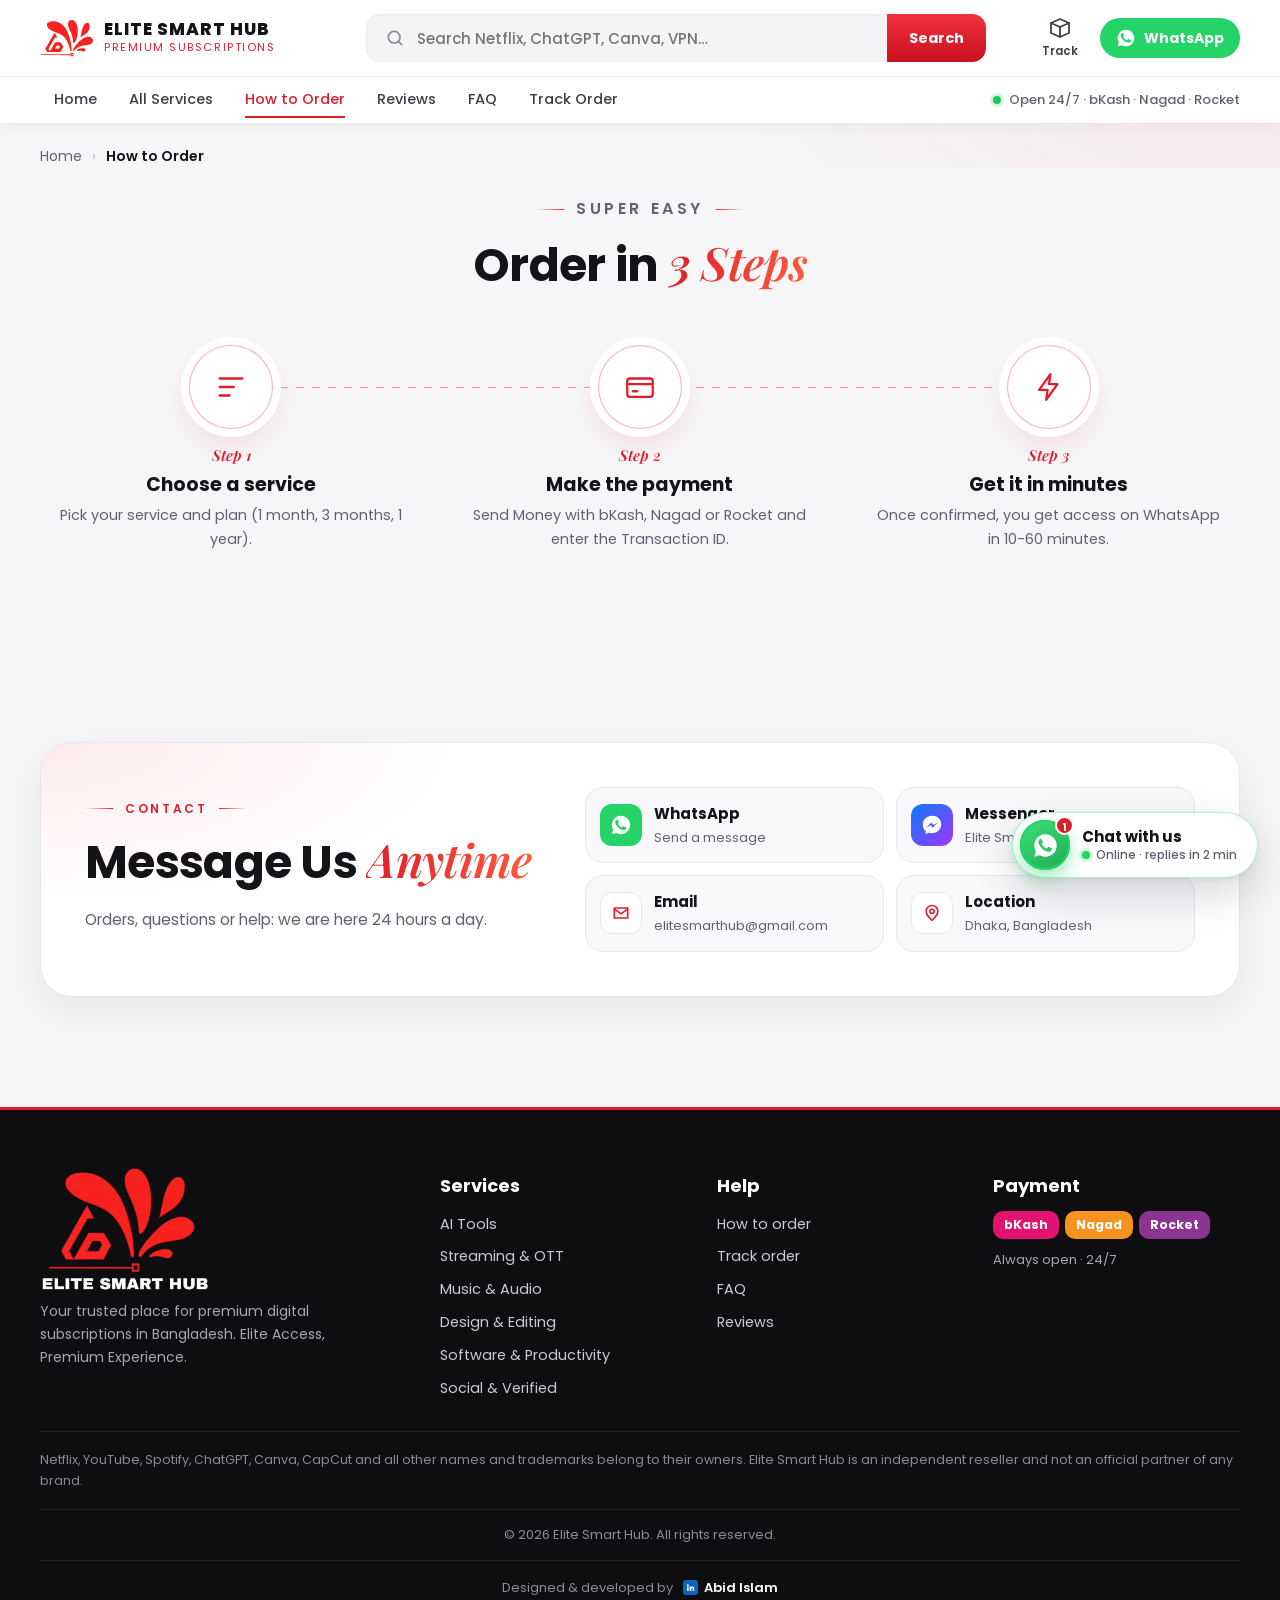
<file: how.html>
<!doctype html>
<html lang="en">
<head>
<meta charset="utf-8">
<meta name="viewport" content="width=device-width,initial-scale=1,viewport-fit=cover">
<title>How to Order | Elite Smart Hub</title>
<meta name="description" content="Netflix, YouTube Premium, Spotify, ChatGPT Plus, Canva Pro, CapCut Pro, VPN and game top-up in Bangladesh. Pay with bKash / Nagad, get it in minutes. Elite Smart Hub.">
<meta name="theme-color" content="#ffffff">
<link rel="canonical" href="./">
<meta property="og:type" content="website">
<meta property="og:title" content="Elite Smart Hub | Elite Access, Premium Experience">
<meta property="og:description" content="All premium subscriptions in one place. Pay with bKash / Nagad, delivered in minutes.">
<meta property="og:image" content="img/og.jpg">
<link rel="icon" href="favicon.png">
<link rel="apple-touch-icon" href="img/icon-192.png">
<link rel="manifest" href="manifest.json">
<link rel="preconnect" href="https://fonts.googleapis.com"><link rel="preconnect" href="https://fonts.gstatic.com" crossorigin>
<link href="https://fonts.googleapis.com/css2?family=Hind+Siliguri:wght@400;500;600;700&family=Lilita+One&family=Playfair+Display:ital,wght@1,600;1,700&family=Poppins:wght@400;500;600;700;800&display=swap" rel="stylesheet">
<link rel="stylesheet" href="assets/site.css?v=5.4">
</head>
<body data-page="how">
<a class="skip" href="#services">Skip to services</a>

<header class="hd" id="top">
 <div class="wrap hd-in">
  <a class="logo" href="./" aria-label="Elite Smart Hub"><img src="img/logo-mark.svg" alt="" width="54" height="39"><span><b>ELITE SMART HUB</b><small>Premium Subscriptions</small></span></a>
  <form class="gs" id="gsForm" role="search" action="services.html" autocomplete="off"><label class="gs-in"><svg viewBox="0 0 24 24"><circle cx="11" cy="11" r="7"/><path d="M20 20l-4-4"/></svg><input id="gs" name="q" type="search" placeholder="Search Netflix, ChatGPT, Canva, VPN…" aria-label="Search services" enterkeyhint="search"></label><button class="gs-go" type="submit">Search</button><div class="gs-res" id="gsRes" hidden></div></form>
  <a class="hd-ic" href="track.html" aria-label="Track order"><svg viewBox="0 0 24 24"><path d="M3 7l9-4 9 4-9 4z"/><path d="M3 7v10l9 4 9-4V7M12 11v10"/></svg><span>Track</span></a>
  <a class="btn wa hd-wa" data-wa="Hello Elite Smart Hub, I want to buy a subscription." target="_blank" rel="noopener"><svg viewBox="0 0 24 24" class="f"><use href="#i-wa"/></svg><span>WhatsApp</span></a>
 </div>
 <nav class="hd-nav" aria-label="Menu"><div class="wrap"><div class="nav"><a href="./">Home</a><a href="services.html">All Services</a><a href="how.html" class="on">How to Order</a><a href="reviews.html">Reviews</a><a href="faq.html">FAQ</a><a href="track.html">Track Order</a></div><span class="hd-note"><i></i>Open 24/7 · bKash · Nagad · Rocket</span></div></nav>
</header>

<main>
<div class="wrap crumb"><a href="./">Home</a> <span>›</span> <b>How to Order</b></div>
<section class="sec pg-sec" id="how">
 <div class="wrap">
  <div class="sec-h"><p class="kick">Super Easy</p><h1 class="pg-h">Order in <em>3 Steps</em></h1></div>
  <ol class="steps">
   <li><i>1</i><svg viewBox="0 0 24 24"><path d="M4 6h16M4 12h10M4 18h7"/></svg><h3>Choose a service</h3><p>Pick your service and plan (1 month, 3 months, 1 year).</p></li>
   <li><i>2</i><svg viewBox="0 0 24 24"><rect x="3" y="6" width="18" height="13" rx="2"/><path d="M3 10h18M7 15h3"/></svg><h3>Make the payment</h3><p>Send Money with bKash, Nagad or Rocket and enter the Transaction ID.</p></li>
   <li><i>3</i><svg viewBox="0 0 24 24"><path d="M13 3L5 14h6l-1 7 8-11h-6z"/></svg><h3>Get it in minutes</h3><p>Once confirmed, you get access on WhatsApp in 10-60 minutes.</p></li>
  </ol>
 </div>
</section>
<section class="sec" id="contact">
 <div class="wrap">
  <div class="contact">
   <div><p class="kick">Contact</p><h2>Message Us <em>Anytime</em></h2><p class="mu">Orders, questions or help: we are here 24 hours a day.</p></div>
   <div class="c-list">
    <a data-wa="Hello Elite Smart Hub" target="_blank" rel="noopener"><svg viewBox="0 0 24 24" class="f"><use href="#i-wa"/></svg><span><b>WhatsApp</b><small id="cWa">Send a message</small></span></a>
    <a id="cMs" target="_blank" rel="noopener"><svg viewBox="0 0 24 24" class="f"><use href="#i-ms"/></svg><span><b>Messenger</b><small>Elite Smart Hub</small></span></a>
    <a id="cMail" href="mailto:elitesmarthub@gmail.com"><svg viewBox="0 0 24 24"><path d="M4 6h16v12H4z"/><path d="M4 7l8 6 8-6"/></svg><span><b>Email</b><small id="cMailT">elitesmarthub@gmail.com</small></span></a>
    <div><svg viewBox="0 0 24 24"><path d="M12 21s-7-6.2-7-11a7 7 0 0 1 14 0c0 4.8-7 11-7 11z"/><circle cx="12" cy="10" r="2.5"/></svg><span><b>Location</b><small id="cAddr">Dhaka, Bangladesh</small></span></div>
   </div>
  </div>
 </div>
</section>
</main>

<footer class="ft">
 <div class="wrap ft-in">
  <div class="ft-brand"><img src="img/logo-full.webp" alt="Elite Smart Hub" width="170" height="127" loading="lazy"><p>Your trusted place for premium digital subscriptions in Bangladesh. Elite Access, Premium Experience.</p></div>
  <div><h4>Services</h4><ul id="ftCats"></ul></div>
  <div><h4>Help</h4><ul><li><a href="how.html">How to order</a></li><li><a href="track.html">Track order</a></li><li><a href="faq.html">FAQ</a></li><li><a href="reviews.html">Reviews</a></li></ul></div>
  <div><h4>Payment</h4><div class="pays"><span class="pay bk">bKash</span><span class="pay ng">Nagad</span><span class="pay rk">Rocket</span></div><p class="mu sm" style="margin-top:10px">Always open · 24/7</p></div>
 </div>
 <div class="wrap disc"><p>Netflix, YouTube, Spotify, ChatGPT, Canva, CapCut and all other names and trademarks belong to their owners. Elite Smart Hub is an independent reseller and not an official partner of any brand.</p></div>
 <div class="wrap ft-bot"><span class="copy">© <span id="yr"></span> Elite Smart Hub. All rights reserved.</span><span class="sig"><span>Designed &amp; developed by</span><a href="https://www.linkedin.com/in/abid-islam-a926ab2b5/" target="_blank" rel="noopener author"><span class="sg-i sg-li"><svg width="9" height="9" viewBox="0 0 24 24" fill="currentColor" aria-hidden="true"><path d="M4.98 3.5a2.5 2.5 0 1 1 0 5 2.5 2.5 0 0 1 0-5zM3 9.5h4V21H3zM9.5 9.5h3.8v1.6h.06c.53-1 1.83-2.06 3.77-2.06 4.03 0 4.77 2.65 4.77 6.1V21h-4v-5.1c0-1.22-.02-2.78-1.7-2.78-1.7 0-1.96 1.33-1.96 2.7V21h-4z"/></svg></span>Abid Islam</a></span></div>
</footer>

<nav class="tabbar" aria-label="Bottom menu">
 <a href="./"><svg viewBox="0 0 24 24"><path d="M4 11l8-7 8 7v9h-5v-6H9v6H4z"/></svg><span>Home</span></a>
 <a href="services.html"><svg viewBox="0 0 24 24"><rect x="4" y="4" width="7" height="7" rx="2"/><rect x="13" y="4" width="7" height="7" rx="2"/><rect x="4" y="13" width="7" height="7" rx="2"/><rect x="13" y="13" width="7" height="7" rx="2"/></svg><span>Services</span></a>
 <a class="tb-wa" data-wa="Hello Elite Smart Hub, I want to buy a subscription." target="_blank" rel="noopener"><span class="tbw-ic"><svg viewBox="0 0 24 24" class="f"><use href="#i-wa"/></svg><i class="fwa-b">1</i></span><span>WhatsApp</span></a>
 <a href="#" onclick="focusSearch();return false"><svg viewBox="0 0 24 24"><circle cx="11" cy="11" r="7"/><path d="M20 20l-4-4"/></svg><span>Search</span></a>
 <a href="track.html"><svg viewBox="0 0 24 24"><path d="M3 7l9-4 9 4-9 4z"/><path d="M3 7v10l9 4 9-4V7M12 11v10"/></svg><span>Track</span></a>
</nav>

<a class="fwa" data-wa="Hello Elite Smart Hub, I want to buy a subscription." aria-label="Chat on WhatsApp"><span class="fwa-ic"><svg viewBox="0 0 24 24" class="f"><use href="#i-wa"/></svg><i class="fwa-b">1</i></span><span class="fwa-t"><b>Chat with us</b><small><i class="fwa-dot"></i>Online · replies in 2 min</small></span></a>
<div class="wapop" id="wapop" hidden><button class="x" type="button" aria-label="Close" onclick="closeWaPop()">✕</button><img src="img/icon-192.png" alt="" width="44" height="44"><div><b>Looking for a subscription?</b><p>Message us on WhatsApp, we reply in 2 minutes.</p><a class="btn wa" data-wa="Hello Elite Smart Hub, I want to buy a subscription." onclick="closeWaPop()"><svg viewBox="0 0 24 24" class="f"><use href="#i-wa"/></svg> Start chat</a></div></div>
<div class="sheet" id="sheet" hidden><div class="sheet-bg" onclick="closeSheet()"></div><div class="sheet-box" role="dialog" aria-modal="true" aria-labelledby="shTitle" id="sheetBox"></div></div>
<div class="toast" id="toast" role="status"></div>

<svg width="0" height="0" style="position:absolute" aria-hidden="true">
 <symbol id="i-wa" viewBox="0 0 24 24"><path d="M12 2a10 10 0 0 0-8.6 15.1L2 22l5-1.3A10 10 0 1 0 12 2zm5.6 14.1c-.2.7-1.4 1.3-2 1.4-.5.1-1.2.1-1.9-.1-.4-.1-1-.3-1.7-.6-3-1.3-4.9-4.3-5.1-4.5-.1-.2-1.2-1.6-1.2-3.1s.8-2.2 1-2.5c.3-.3.6-.4.8-.4h.6c.2 0 .4 0 .6.5l.9 2.1c.1.2.1.3 0 .5l-.3.5-.4.5c-.1.1-.3.3-.1.6.2.3.8 1.3 1.7 2.1 1.2 1 2.1 1.3 2.4 1.5.3.1.5.1.6-.1l.9-1.1c.2-.3.4-.2.7-.1l2 1c.3.1.5.2.5.3.1.1.1.7-.1 1.4z"/></symbol>
 <symbol id="i-ms" viewBox="0 0 24 24"><path d="M12 2C6.4 2 2 6.1 2 11.7c0 2.9 1.2 5.5 3.2 7.2V22l3-1.6c1.2.3 2.4.5 3.8.5 5.6 0 10-4.1 10-9.7S17.6 2 12 2zm1 13l-2.5-2.7L5.6 15l5.4-5.8 2.6 2.7L18.4 9z"/></symbol>
 <symbol id="i-crown" viewBox="0 0 64 48"><path d="M6 14l14 12L32 6l12 20 14-12-6 28H12z" fill="#e2c084" stroke="#a37c3c" stroke-width="2" stroke-linejoin="round"/><circle cx="6" cy="12" r="4" fill="#e2c084"/><circle cx="32" cy="5" r="4" fill="#e2c084"/><circle cx="58" cy="12" r="4" fill="#e2c084"/></symbol>
</svg>
<script src="assets/site.js?v=4.1"></script>
</body>
</html>
</file>
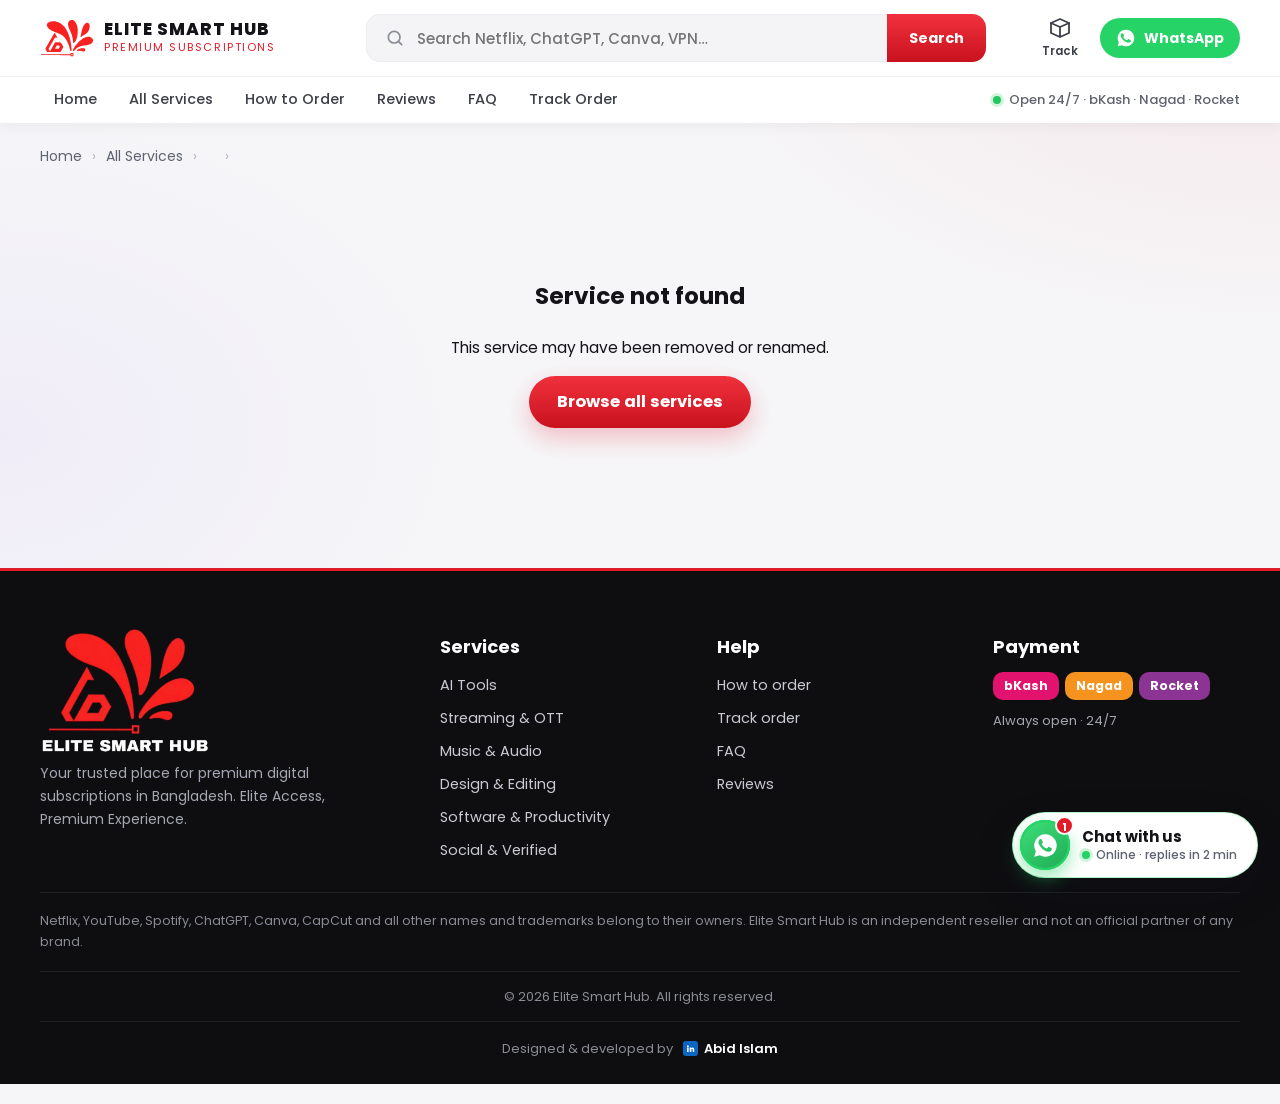
<file: product.html>
<!doctype html>
<html lang="en">
<head>
<meta charset="utf-8">
<meta name="viewport" content="width=device-width,initial-scale=1,viewport-fit=cover">
<title>Service | Elite Smart Hub</title>
<meta name="description" content="Netflix, YouTube Premium, Spotify, ChatGPT Plus, Canva Pro, CapCut Pro, VPN and game top-up in Bangladesh. Pay with bKash / Nagad, get it in minutes. Elite Smart Hub.">
<meta name="theme-color" content="#ffffff">
<link rel="canonical" href="./">
<meta property="og:type" content="website">
<meta property="og:title" content="Elite Smart Hub | Elite Access, Premium Experience">
<meta property="og:description" content="All premium subscriptions in one place. Pay with bKash / Nagad, delivered in minutes.">
<meta property="og:image" content="img/og.jpg">
<link rel="icon" href="favicon.png">
<link rel="apple-touch-icon" href="img/icon-192.png">
<link rel="manifest" href="manifest.json">
<link rel="preconnect" href="https://fonts.googleapis.com"><link rel="preconnect" href="https://fonts.gstatic.com" crossorigin>
<link href="https://fonts.googleapis.com/css2?family=Hind+Siliguri:wght@400;500;600;700&family=Lilita+One&family=Playfair+Display:ital,wght@1,600;1,700&family=Poppins:wght@400;500;600;700;800&display=swap" rel="stylesheet">
<link rel="stylesheet" href="assets/site.css?v=5.4">
</head>
<body data-page="product">
<a class="skip" href="#services">Skip to services</a>

<header class="hd" id="top">
 <div class="wrap hd-in">
  <a class="logo" href="./" aria-label="Elite Smart Hub"><img src="img/logo-mark.svg" alt="" width="54" height="39"><span><b>ELITE SMART HUB</b><small>Premium Subscriptions</small></span></a>
  <form class="gs" id="gsForm" role="search" action="services.html" autocomplete="off"><label class="gs-in"><svg viewBox="0 0 24 24"><circle cx="11" cy="11" r="7"/><path d="M20 20l-4-4"/></svg><input id="gs" name="q" type="search" placeholder="Search Netflix, ChatGPT, Canva, VPN…" aria-label="Search services" enterkeyhint="search"></label><button class="gs-go" type="submit">Search</button><div class="gs-res" id="gsRes" hidden></div></form>
  <a class="hd-ic" href="track.html" aria-label="Track order"><svg viewBox="0 0 24 24"><path d="M3 7l9-4 9 4-9 4z"/><path d="M3 7v10l9 4 9-4V7M12 11v10"/></svg><span>Track</span></a>
  <a class="btn wa hd-wa" data-wa="Hello Elite Smart Hub, I want to buy a subscription." target="_blank" rel="noopener"><svg viewBox="0 0 24 24" class="f"><use href="#i-wa"/></svg><span>WhatsApp</span></a>
 </div>
 <nav class="hd-nav" aria-label="Menu"><div class="wrap"><div class="nav"><a href="./">Home</a><a href="services.html">All Services</a><a href="how.html">How to Order</a><a href="reviews.html">Reviews</a><a href="faq.html">FAQ</a><a href="track.html">Track Order</a></div><span class="hd-note"><i></i>Open 24/7 · bKash · Nagad · Rocket</span></div></nav>
</header>

<main>
<div class="wrap crumb"><a href="./">Home</a> <span>›</span> <a href="services.html">All Services</a> <span>›</span> <span id="crumbCat"></span> <span>›</span> <b id="crumbName"></b></div>
<section class="pd-sec"><div class="wrap" id="pd"><div class="pd-load"></div></div></section>
<section class="sec rel-sec" id="rel"><div class="wrap">
 <div class="cat-row"><h3 class="cat-h">You may also like<i></i></h3><a class="see-all" id="relAll" href="services.html">View all →</a></div>
 <div class="hrow" id="relRow"></div>
</div></section>
</main>

<footer class="ft">
 <div class="wrap ft-in">
  <div class="ft-brand"><img src="img/logo-full.webp" alt="Elite Smart Hub" width="170" height="127" loading="lazy"><p>Your trusted place for premium digital subscriptions in Bangladesh. Elite Access, Premium Experience.</p></div>
  <div><h4>Services</h4><ul id="ftCats"></ul></div>
  <div><h4>Help</h4><ul><li><a href="how.html">How to order</a></li><li><a href="track.html">Track order</a></li><li><a href="faq.html">FAQ</a></li><li><a href="reviews.html">Reviews</a></li></ul></div>
  <div><h4>Payment</h4><div class="pays"><span class="pay bk">bKash</span><span class="pay ng">Nagad</span><span class="pay rk">Rocket</span></div><p class="mu sm" style="margin-top:10px">Always open · 24/7</p></div>
 </div>
 <div class="wrap disc"><p>Netflix, YouTube, Spotify, ChatGPT, Canva, CapCut and all other names and trademarks belong to their owners. Elite Smart Hub is an independent reseller and not an official partner of any brand.</p></div>
 <div class="wrap ft-bot"><span class="copy">© <span id="yr"></span> Elite Smart Hub. All rights reserved.</span><span class="sig"><span>Designed &amp; developed by</span><a href="https://www.linkedin.com/in/abid-islam-a926ab2b5/" target="_blank" rel="noopener author"><span class="sg-i sg-li"><svg width="9" height="9" viewBox="0 0 24 24" fill="currentColor" aria-hidden="true"><path d="M4.98 3.5a2.5 2.5 0 1 1 0 5 2.5 2.5 0 0 1 0-5zM3 9.5h4V21H3zM9.5 9.5h3.8v1.6h.06c.53-1 1.83-2.06 3.77-2.06 4.03 0 4.77 2.65 4.77 6.1V21h-4v-5.1c0-1.22-.02-2.78-1.7-2.78-1.7 0-1.96 1.33-1.96 2.7V21h-4z"/></svg></span>Abid Islam</a></span></div>
</footer>

<nav class="tabbar" aria-label="Bottom menu">
 <a href="./"><svg viewBox="0 0 24 24"><path d="M4 11l8-7 8 7v9h-5v-6H9v6H4z"/></svg><span>Home</span></a>
 <a href="services.html"><svg viewBox="0 0 24 24"><rect x="4" y="4" width="7" height="7" rx="2"/><rect x="13" y="4" width="7" height="7" rx="2"/><rect x="4" y="13" width="7" height="7" rx="2"/><rect x="13" y="13" width="7" height="7" rx="2"/></svg><span>Services</span></a>
 <a class="tb-wa" data-wa="Hello Elite Smart Hub, I want to buy a subscription." target="_blank" rel="noopener"><span class="tbw-ic"><svg viewBox="0 0 24 24" class="f"><use href="#i-wa"/></svg><i class="fwa-b">1</i></span><span>WhatsApp</span></a>
 <a href="#" onclick="focusSearch();return false"><svg viewBox="0 0 24 24"><circle cx="11" cy="11" r="7"/><path d="M20 20l-4-4"/></svg><span>Search</span></a>
 <a href="track.html"><svg viewBox="0 0 24 24"><path d="M3 7l9-4 9 4-9 4z"/><path d="M3 7v10l9 4 9-4V7M12 11v10"/></svg><span>Track</span></a>
</nav>

<a class="fwa" data-wa="Hello Elite Smart Hub, I want to buy a subscription." aria-label="Chat on WhatsApp"><span class="fwa-ic"><svg viewBox="0 0 24 24" class="f"><use href="#i-wa"/></svg><i class="fwa-b">1</i></span><span class="fwa-t"><b>Chat with us</b><small><i class="fwa-dot"></i>Online · replies in 2 min</small></span></a>
<div class="wapop" id="wapop" hidden><button class="x" type="button" aria-label="Close" onclick="closeWaPop()">✕</button><img src="img/icon-192.png" alt="" width="44" height="44"><div><b>Looking for a subscription?</b><p>Message us on WhatsApp, we reply in 2 minutes.</p><a class="btn wa" data-wa="Hello Elite Smart Hub, I want to buy a subscription." onclick="closeWaPop()"><svg viewBox="0 0 24 24" class="f"><use href="#i-wa"/></svg> Start chat</a></div></div>
<div class="sheet" id="sheet" hidden><div class="sheet-bg" onclick="closeSheet()"></div><div class="sheet-box" role="dialog" aria-modal="true" aria-labelledby="shTitle" id="sheetBox"></div></div>
<div class="toast" id="toast" role="status"></div>

<svg width="0" height="0" style="position:absolute" aria-hidden="true">
 <symbol id="i-wa" viewBox="0 0 24 24"><path d="M12 2a10 10 0 0 0-8.6 15.1L2 22l5-1.3A10 10 0 1 0 12 2zm5.6 14.1c-.2.7-1.4 1.3-2 1.4-.5.1-1.2.1-1.9-.1-.4-.1-1-.3-1.7-.6-3-1.3-4.9-4.3-5.1-4.5-.1-.2-1.2-1.6-1.2-3.1s.8-2.2 1-2.5c.3-.3.6-.4.8-.4h.6c.2 0 .4 0 .6.5l.9 2.1c.1.2.1.3 0 .5l-.3.5-.4.5c-.1.1-.3.3-.1.6.2.3.8 1.3 1.7 2.1 1.2 1 2.1 1.3 2.4 1.5.3.1.5.1.6-.1l.9-1.1c.2-.3.4-.2.7-.1l2 1c.3.1.5.2.5.3.1.1.1.7-.1 1.4z"/></symbol>
 <symbol id="i-ms" viewBox="0 0 24 24"><path d="M12 2C6.4 2 2 6.1 2 11.7c0 2.9 1.2 5.5 3.2 7.2V22l3-1.6c1.2.3 2.4.5 3.8.5 5.6 0 10-4.1 10-9.7S17.6 2 12 2zm1 13l-2.5-2.7L5.6 15l5.4-5.8 2.6 2.7L18.4 9z"/></symbol>
 <symbol id="i-crown" viewBox="0 0 64 48"><path d="M6 14l14 12L32 6l12 20 14-12-6 28H12z" fill="#e2c084" stroke="#a37c3c" stroke-width="2" stroke-linejoin="round"/><circle cx="6" cy="12" r="4" fill="#e2c084"/><circle cx="32" cy="5" r="4" fill="#e2c084"/><circle cx="58" cy="12" r="4" fill="#e2c084"/></symbol>
</svg>
<script src="assets/site.js?v=4.1"></script>
</body>
</html>
</file>
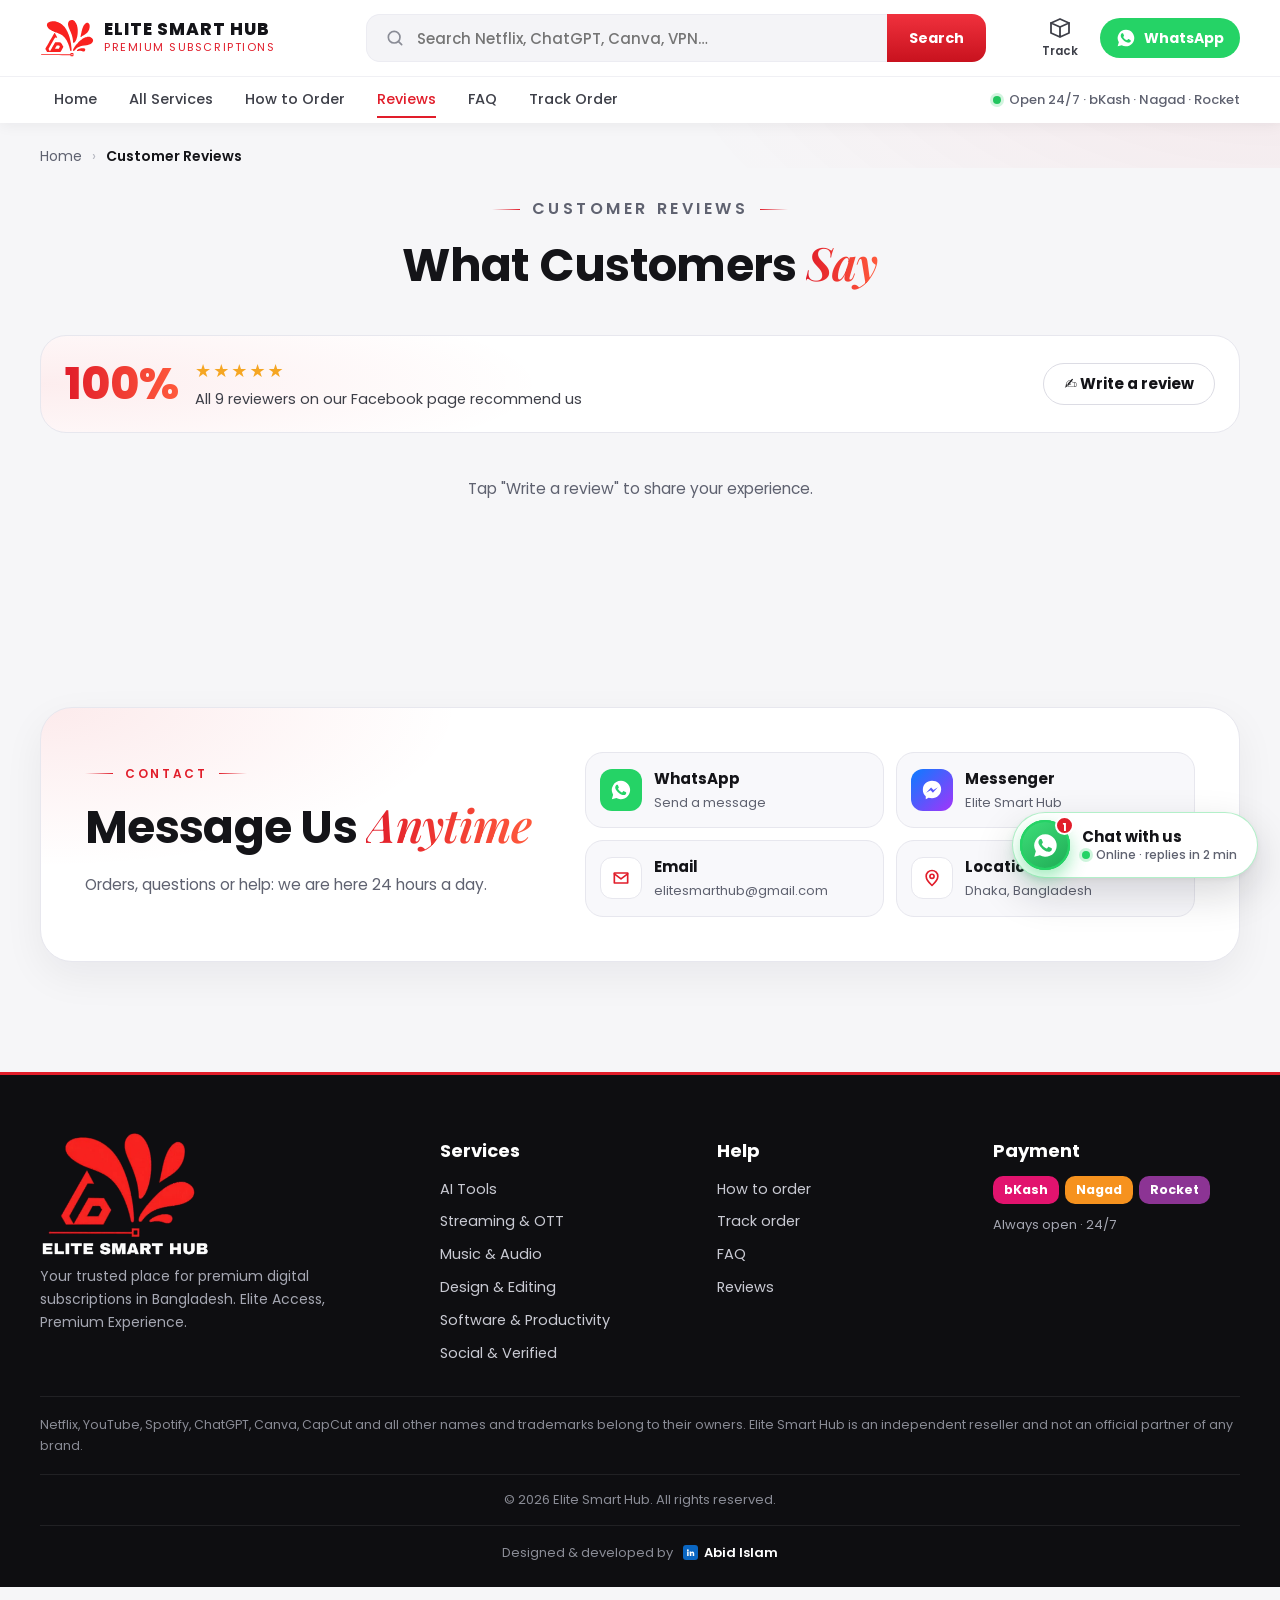
<file: reviews.html>
<!doctype html>
<html lang="en">
<head>
<meta charset="utf-8">
<meta name="viewport" content="width=device-width,initial-scale=1,viewport-fit=cover">
<title>Customer Reviews | Elite Smart Hub</title>
<meta name="description" content="Netflix, YouTube Premium, Spotify, ChatGPT Plus, Canva Pro, CapCut Pro, VPN and game top-up in Bangladesh. Pay with bKash / Nagad, get it in minutes. Elite Smart Hub.">
<meta name="theme-color" content="#ffffff">
<link rel="canonical" href="./">
<meta property="og:type" content="website">
<meta property="og:title" content="Elite Smart Hub | Elite Access, Premium Experience">
<meta property="og:description" content="All premium subscriptions in one place. Pay with bKash / Nagad, delivered in minutes.">
<meta property="og:image" content="img/og.jpg">
<link rel="icon" href="favicon.png">
<link rel="apple-touch-icon" href="img/icon-192.png">
<link rel="manifest" href="manifest.json">
<link rel="preconnect" href="https://fonts.googleapis.com"><link rel="preconnect" href="https://fonts.gstatic.com" crossorigin>
<link href="https://fonts.googleapis.com/css2?family=Hind+Siliguri:wght@400;500;600;700&family=Lilita+One&family=Playfair+Display:ital,wght@1,600;1,700&family=Poppins:wght@400;500;600;700;800&display=swap" rel="stylesheet">
<link rel="stylesheet" href="assets/site.css?v=5.4">
</head>
<body data-page="reviews">
<a class="skip" href="#services">Skip to services</a>

<header class="hd" id="top">
 <div class="wrap hd-in">
  <a class="logo" href="./" aria-label="Elite Smart Hub"><img src="img/logo-mark.svg" alt="" width="54" height="39"><span><b>ELITE SMART HUB</b><small>Premium Subscriptions</small></span></a>
  <form class="gs" id="gsForm" role="search" action="services.html" autocomplete="off"><label class="gs-in"><svg viewBox="0 0 24 24"><circle cx="11" cy="11" r="7"/><path d="M20 20l-4-4"/></svg><input id="gs" name="q" type="search" placeholder="Search Netflix, ChatGPT, Canva, VPN…" aria-label="Search services" enterkeyhint="search"></label><button class="gs-go" type="submit">Search</button><div class="gs-res" id="gsRes" hidden></div></form>
  <a class="hd-ic" href="track.html" aria-label="Track order"><svg viewBox="0 0 24 24"><path d="M3 7l9-4 9 4-9 4z"/><path d="M3 7v10l9 4 9-4V7M12 11v10"/></svg><span>Track</span></a>
  <a class="btn wa hd-wa" data-wa="Hello Elite Smart Hub, I want to buy a subscription." target="_blank" rel="noopener"><svg viewBox="0 0 24 24" class="f"><use href="#i-wa"/></svg><span>WhatsApp</span></a>
 </div>
 <nav class="hd-nav" aria-label="Menu"><div class="wrap"><div class="nav"><a href="./">Home</a><a href="services.html">All Services</a><a href="how.html">How to Order</a><a href="reviews.html" class="on">Reviews</a><a href="faq.html">FAQ</a><a href="track.html">Track Order</a></div><span class="hd-note"><i></i>Open 24/7 · bKash · Nagad · Rocket</span></div></nav>
</header>

<main>
<div class="wrap crumb"><a href="./">Home</a> <span>›</span> <b>Customer Reviews</b></div>
<section class="sec pg-sec" id="reviews">
 <div class="wrap">
  <div class="sec-h"><p class="kick">Customer Reviews</p><h1 class="pg-h">What Customers <em>Say</em></h1></div>
  <div class="rv-top">
   <div class="rv-score"><b>100%</b><div><span class="stars">★★★★★</span><p>All 9 reviewers on our Facebook page recommend us</p><a class="fb-link" id="fbLink" target="_blank" rel="noopener" hidden>See reviews on Facebook →</a></div></div>
   <button class="btn ghost" type="button" onclick="openReview()">✍ Write a review</button>
  </div>
  <div class="rv-list" id="rvList"></div>
 </div>
</section>
<section class="sec" id="contact">
 <div class="wrap">
  <div class="contact">
   <div><p class="kick">Contact</p><h2>Message Us <em>Anytime</em></h2><p class="mu">Orders, questions or help: we are here 24 hours a day.</p></div>
   <div class="c-list">
    <a data-wa="Hello Elite Smart Hub" target="_blank" rel="noopener"><svg viewBox="0 0 24 24" class="f"><use href="#i-wa"/></svg><span><b>WhatsApp</b><small id="cWa">Send a message</small></span></a>
    <a id="cMs" target="_blank" rel="noopener"><svg viewBox="0 0 24 24" class="f"><use href="#i-ms"/></svg><span><b>Messenger</b><small>Elite Smart Hub</small></span></a>
    <a id="cMail" href="mailto:elitesmarthub@gmail.com"><svg viewBox="0 0 24 24"><path d="M4 6h16v12H4z"/><path d="M4 7l8 6 8-6"/></svg><span><b>Email</b><small id="cMailT">elitesmarthub@gmail.com</small></span></a>
    <div><svg viewBox="0 0 24 24"><path d="M12 21s-7-6.2-7-11a7 7 0 0 1 14 0c0 4.8-7 11-7 11z"/><circle cx="12" cy="10" r="2.5"/></svg><span><b>Location</b><small id="cAddr">Dhaka, Bangladesh</small></span></div>
   </div>
  </div>
 </div>
</section>
</main>

<footer class="ft">
 <div class="wrap ft-in">
  <div class="ft-brand"><img src="img/logo-full.webp" alt="Elite Smart Hub" width="170" height="127" loading="lazy"><p>Your trusted place for premium digital subscriptions in Bangladesh. Elite Access, Premium Experience.</p></div>
  <div><h4>Services</h4><ul id="ftCats"></ul></div>
  <div><h4>Help</h4><ul><li><a href="how.html">How to order</a></li><li><a href="track.html">Track order</a></li><li><a href="faq.html">FAQ</a></li><li><a href="reviews.html">Reviews</a></li></ul></div>
  <div><h4>Payment</h4><div class="pays"><span class="pay bk">bKash</span><span class="pay ng">Nagad</span><span class="pay rk">Rocket</span></div><p class="mu sm" style="margin-top:10px">Always open · 24/7</p></div>
 </div>
 <div class="wrap disc"><p>Netflix, YouTube, Spotify, ChatGPT, Canva, CapCut and all other names and trademarks belong to their owners. Elite Smart Hub is an independent reseller and not an official partner of any brand.</p></div>
 <div class="wrap ft-bot"><span class="copy">© <span id="yr"></span> Elite Smart Hub. All rights reserved.</span><span class="sig"><span>Designed &amp; developed by</span><a href="https://www.linkedin.com/in/abid-islam-a926ab2b5/" target="_blank" rel="noopener author"><span class="sg-i sg-li"><svg width="9" height="9" viewBox="0 0 24 24" fill="currentColor" aria-hidden="true"><path d="M4.98 3.5a2.5 2.5 0 1 1 0 5 2.5 2.5 0 0 1 0-5zM3 9.5h4V21H3zM9.5 9.5h3.8v1.6h.06c.53-1 1.83-2.06 3.77-2.06 4.03 0 4.77 2.65 4.77 6.1V21h-4v-5.1c0-1.22-.02-2.78-1.7-2.78-1.7 0-1.96 1.33-1.96 2.7V21h-4z"/></svg></span>Abid Islam</a></span></div>
</footer>

<nav class="tabbar" aria-label="Bottom menu">
 <a href="./"><svg viewBox="0 0 24 24"><path d="M4 11l8-7 8 7v9h-5v-6H9v6H4z"/></svg><span>Home</span></a>
 <a href="services.html"><svg viewBox="0 0 24 24"><rect x="4" y="4" width="7" height="7" rx="2"/><rect x="13" y="4" width="7" height="7" rx="2"/><rect x="4" y="13" width="7" height="7" rx="2"/><rect x="13" y="13" width="7" height="7" rx="2"/></svg><span>Services</span></a>
 <a class="tb-wa" data-wa="Hello Elite Smart Hub, I want to buy a subscription." target="_blank" rel="noopener"><span class="tbw-ic"><svg viewBox="0 0 24 24" class="f"><use href="#i-wa"/></svg><i class="fwa-b">1</i></span><span>WhatsApp</span></a>
 <a href="#" onclick="focusSearch();return false"><svg viewBox="0 0 24 24"><circle cx="11" cy="11" r="7"/><path d="M20 20l-4-4"/></svg><span>Search</span></a>
 <a href="track.html"><svg viewBox="0 0 24 24"><path d="M3 7l9-4 9 4-9 4z"/><path d="M3 7v10l9 4 9-4V7M12 11v10"/></svg><span>Track</span></a>
</nav>

<a class="fwa" data-wa="Hello Elite Smart Hub, I want to buy a subscription." aria-label="Chat on WhatsApp"><span class="fwa-ic"><svg viewBox="0 0 24 24" class="f"><use href="#i-wa"/></svg><i class="fwa-b">1</i></span><span class="fwa-t"><b>Chat with us</b><small><i class="fwa-dot"></i>Online · replies in 2 min</small></span></a>
<div class="wapop" id="wapop" hidden><button class="x" type="button" aria-label="Close" onclick="closeWaPop()">✕</button><img src="img/icon-192.png" alt="" width="44" height="44"><div><b>Looking for a subscription?</b><p>Message us on WhatsApp, we reply in 2 minutes.</p><a class="btn wa" data-wa="Hello Elite Smart Hub, I want to buy a subscription." onclick="closeWaPop()"><svg viewBox="0 0 24 24" class="f"><use href="#i-wa"/></svg> Start chat</a></div></div>
<div class="sheet" id="sheet" hidden><div class="sheet-bg" onclick="closeSheet()"></div><div class="sheet-box" role="dialog" aria-modal="true" aria-labelledby="shTitle" id="sheetBox"></div></div>
<div class="toast" id="toast" role="status"></div>

<svg width="0" height="0" style="position:absolute" aria-hidden="true">
 <symbol id="i-wa" viewBox="0 0 24 24"><path d="M12 2a10 10 0 0 0-8.6 15.1L2 22l5-1.3A10 10 0 1 0 12 2zm5.6 14.1c-.2.7-1.4 1.3-2 1.4-.5.1-1.2.1-1.9-.1-.4-.1-1-.3-1.7-.6-3-1.3-4.9-4.3-5.1-4.5-.1-.2-1.2-1.6-1.2-3.1s.8-2.2 1-2.5c.3-.3.6-.4.8-.4h.6c.2 0 .4 0 .6.5l.9 2.1c.1.2.1.3 0 .5l-.3.5-.4.5c-.1.1-.3.3-.1.6.2.3.8 1.3 1.7 2.1 1.2 1 2.1 1.3 2.4 1.5.3.1.5.1.6-.1l.9-1.1c.2-.3.4-.2.7-.1l2 1c.3.1.5.2.5.3.1.1.1.7-.1 1.4z"/></symbol>
 <symbol id="i-ms" viewBox="0 0 24 24"><path d="M12 2C6.4 2 2 6.1 2 11.7c0 2.9 1.2 5.5 3.2 7.2V22l3-1.6c1.2.3 2.4.5 3.8.5 5.6 0 10-4.1 10-9.7S17.6 2 12 2zm1 13l-2.5-2.7L5.6 15l5.4-5.8 2.6 2.7L18.4 9z"/></symbol>
 <symbol id="i-crown" viewBox="0 0 64 48"><path d="M6 14l14 12L32 6l12 20 14-12-6 28H12z" fill="#e2c084" stroke="#a37c3c" stroke-width="2" stroke-linejoin="round"/><circle cx="6" cy="12" r="4" fill="#e2c084"/><circle cx="32" cy="5" r="4" fill="#e2c084"/><circle cx="58" cy="12" r="4" fill="#e2c084"/></symbol>
</svg>
<script src="assets/site.js?v=4.1"></script>
</body>
</html>
</file>
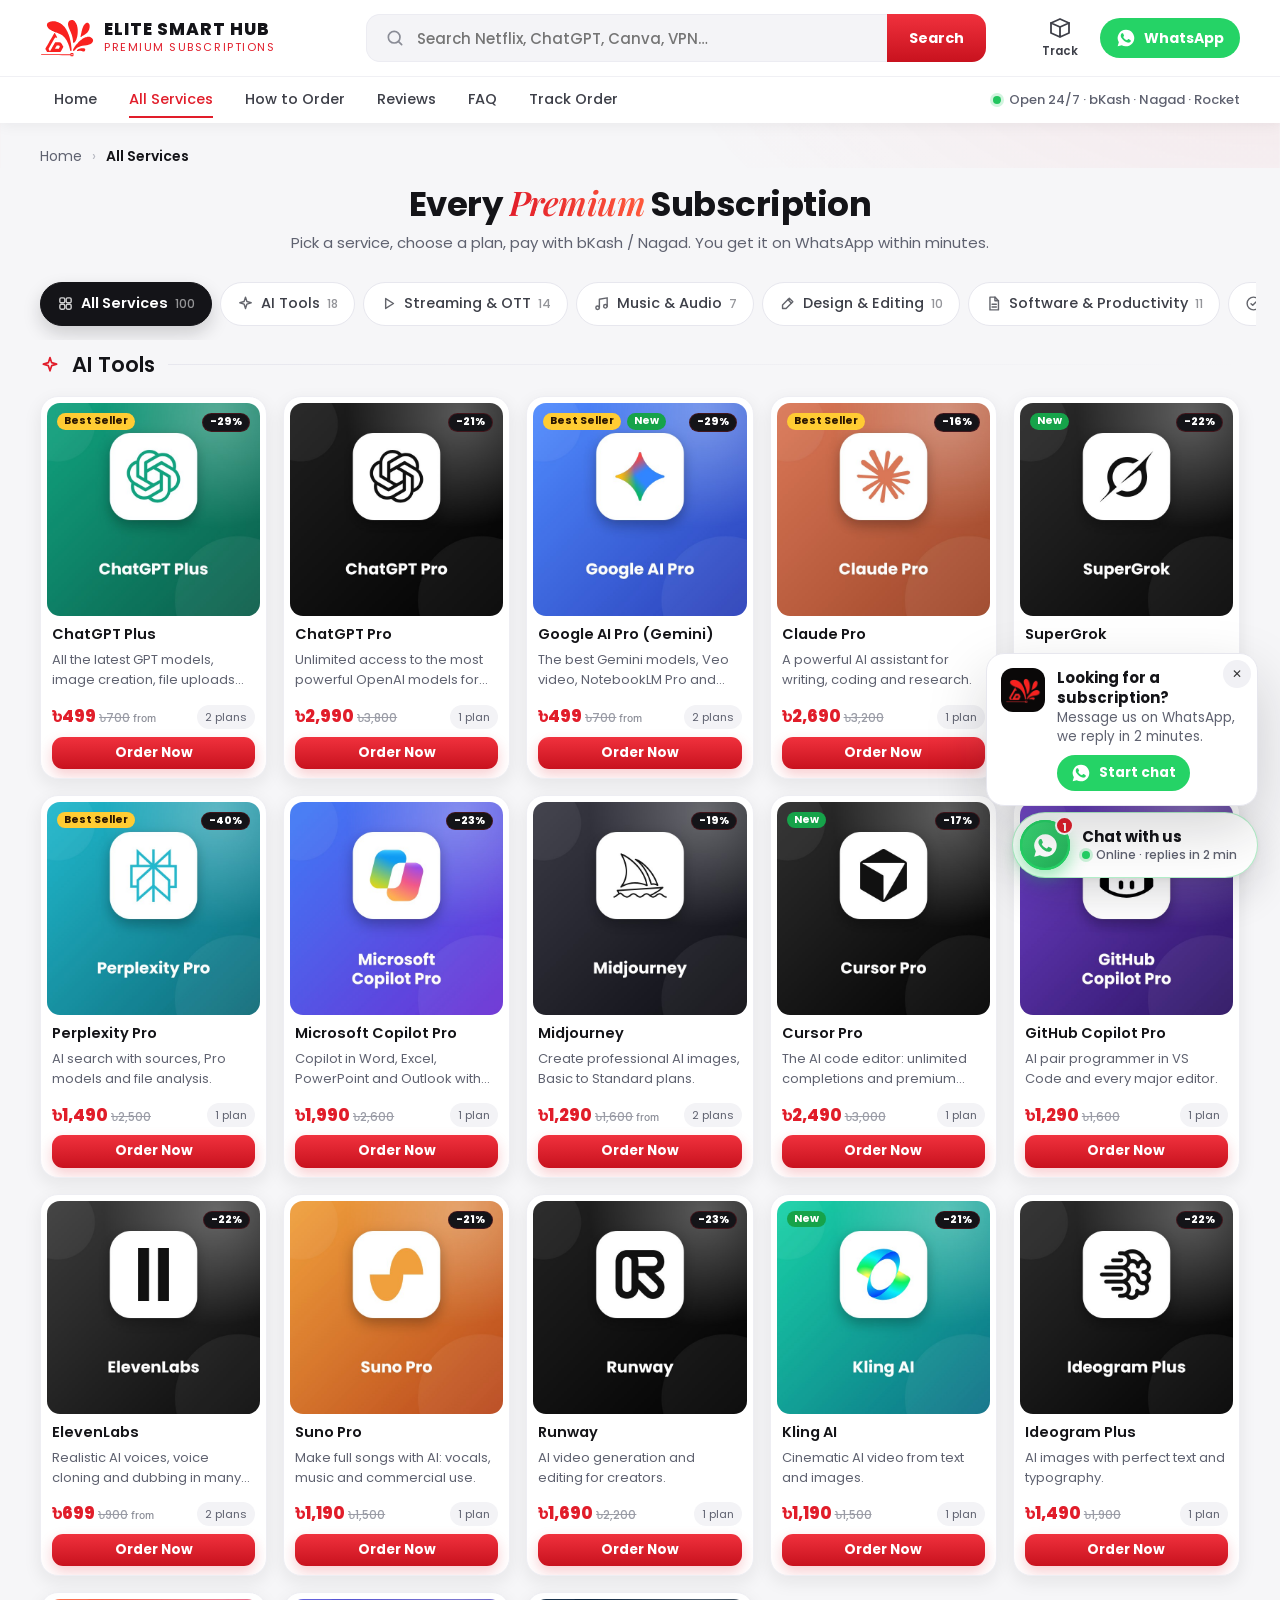
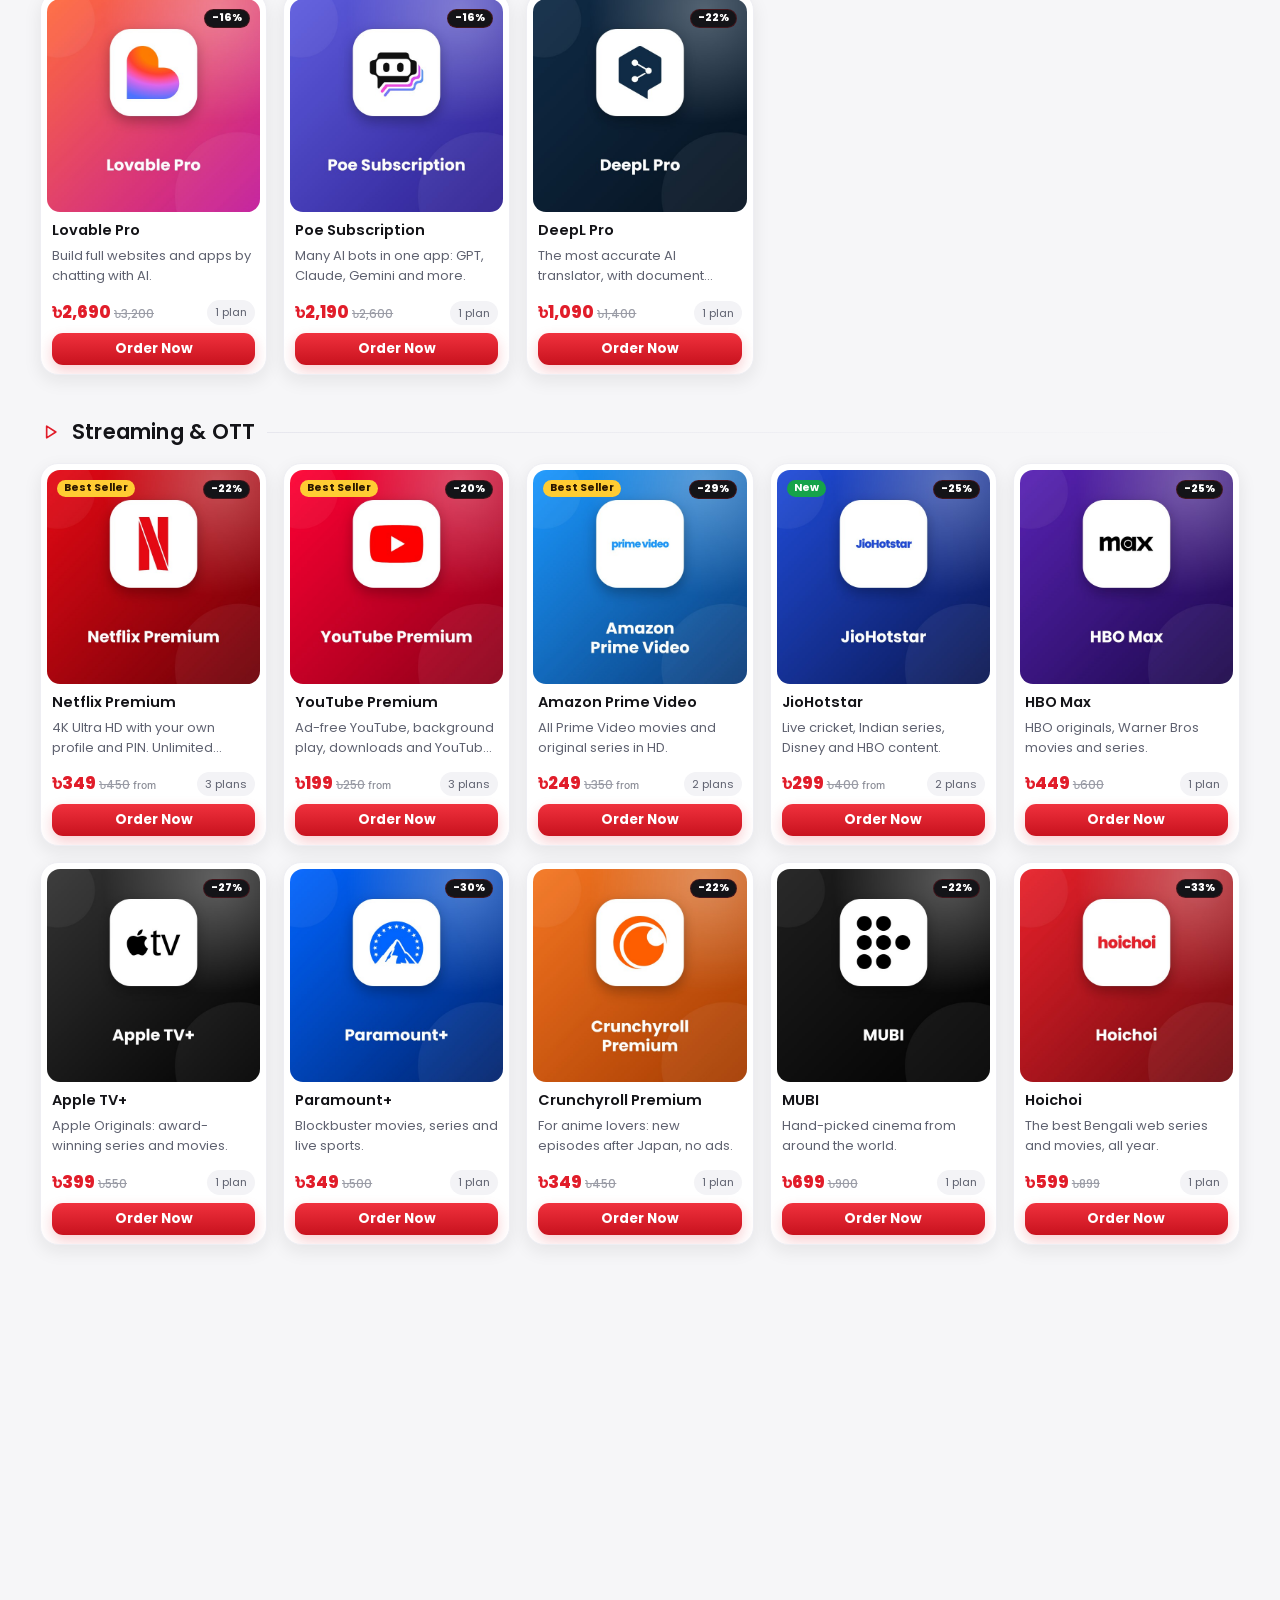
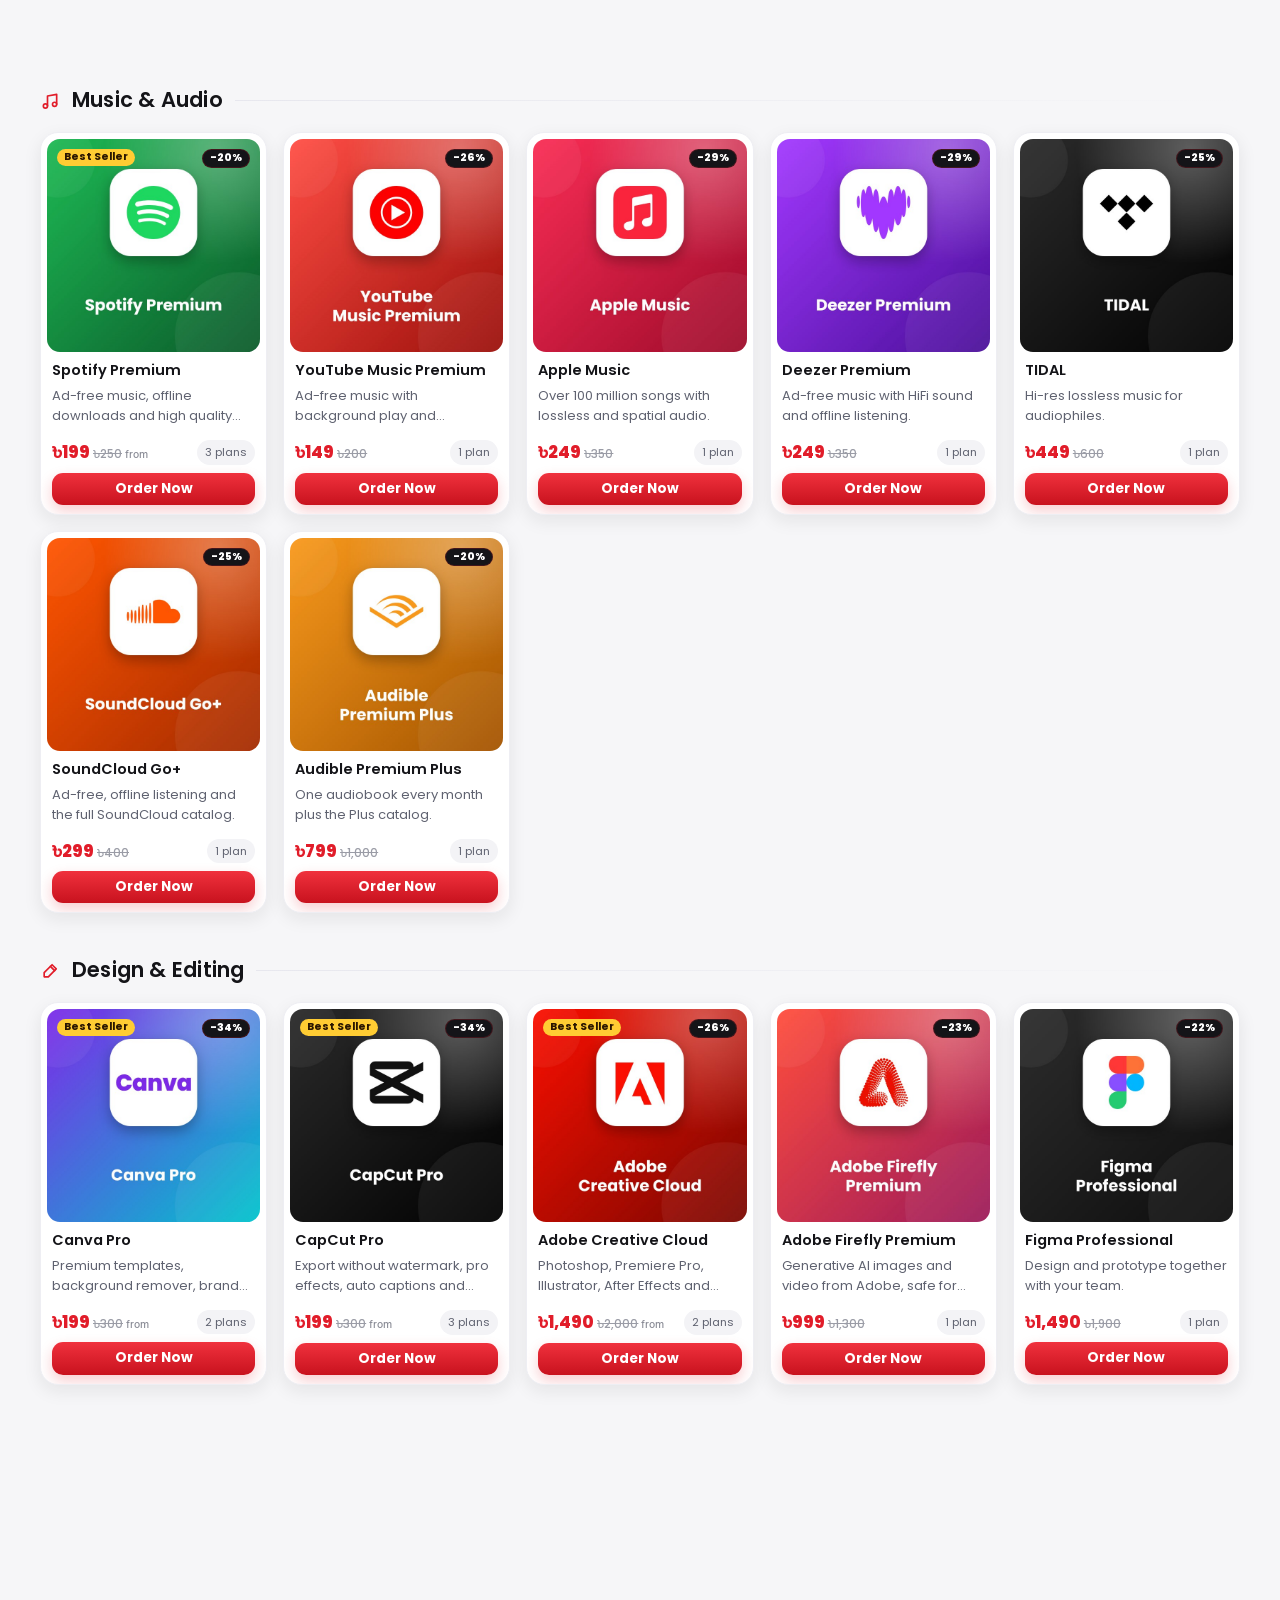
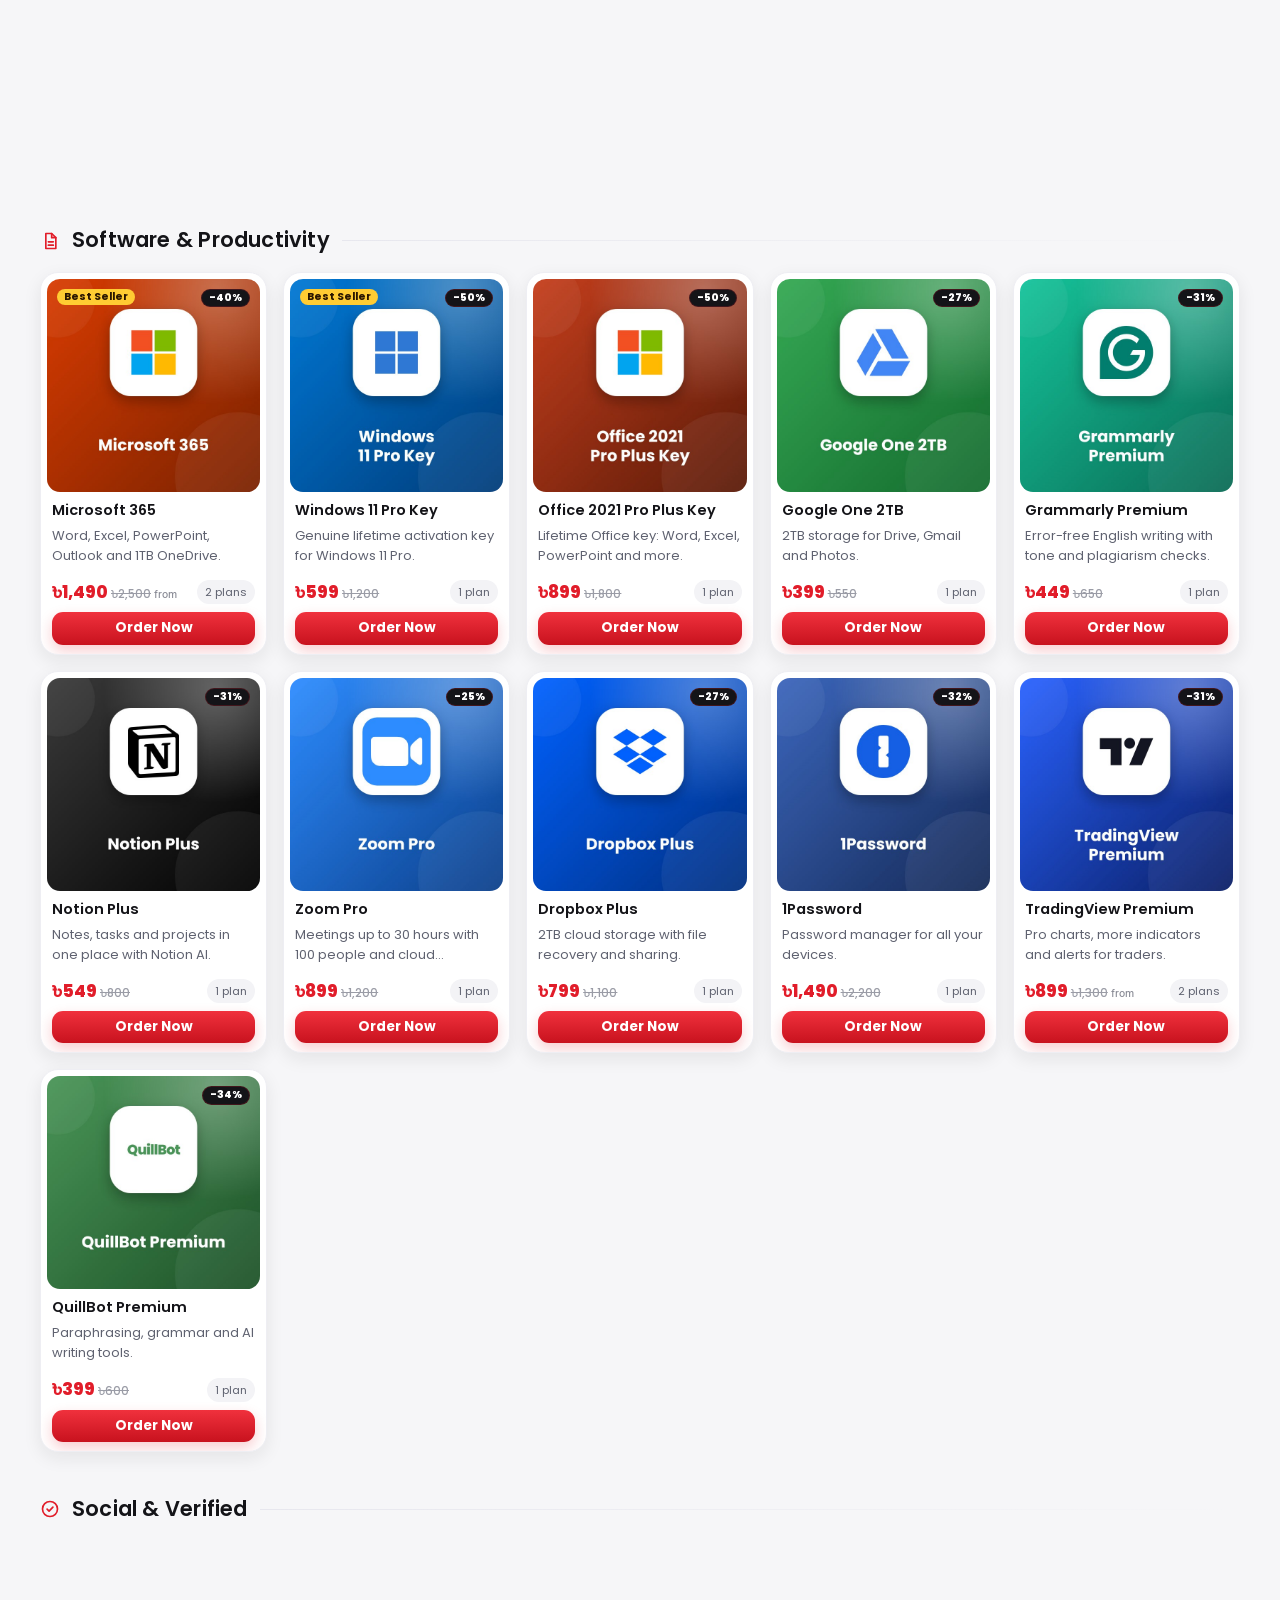
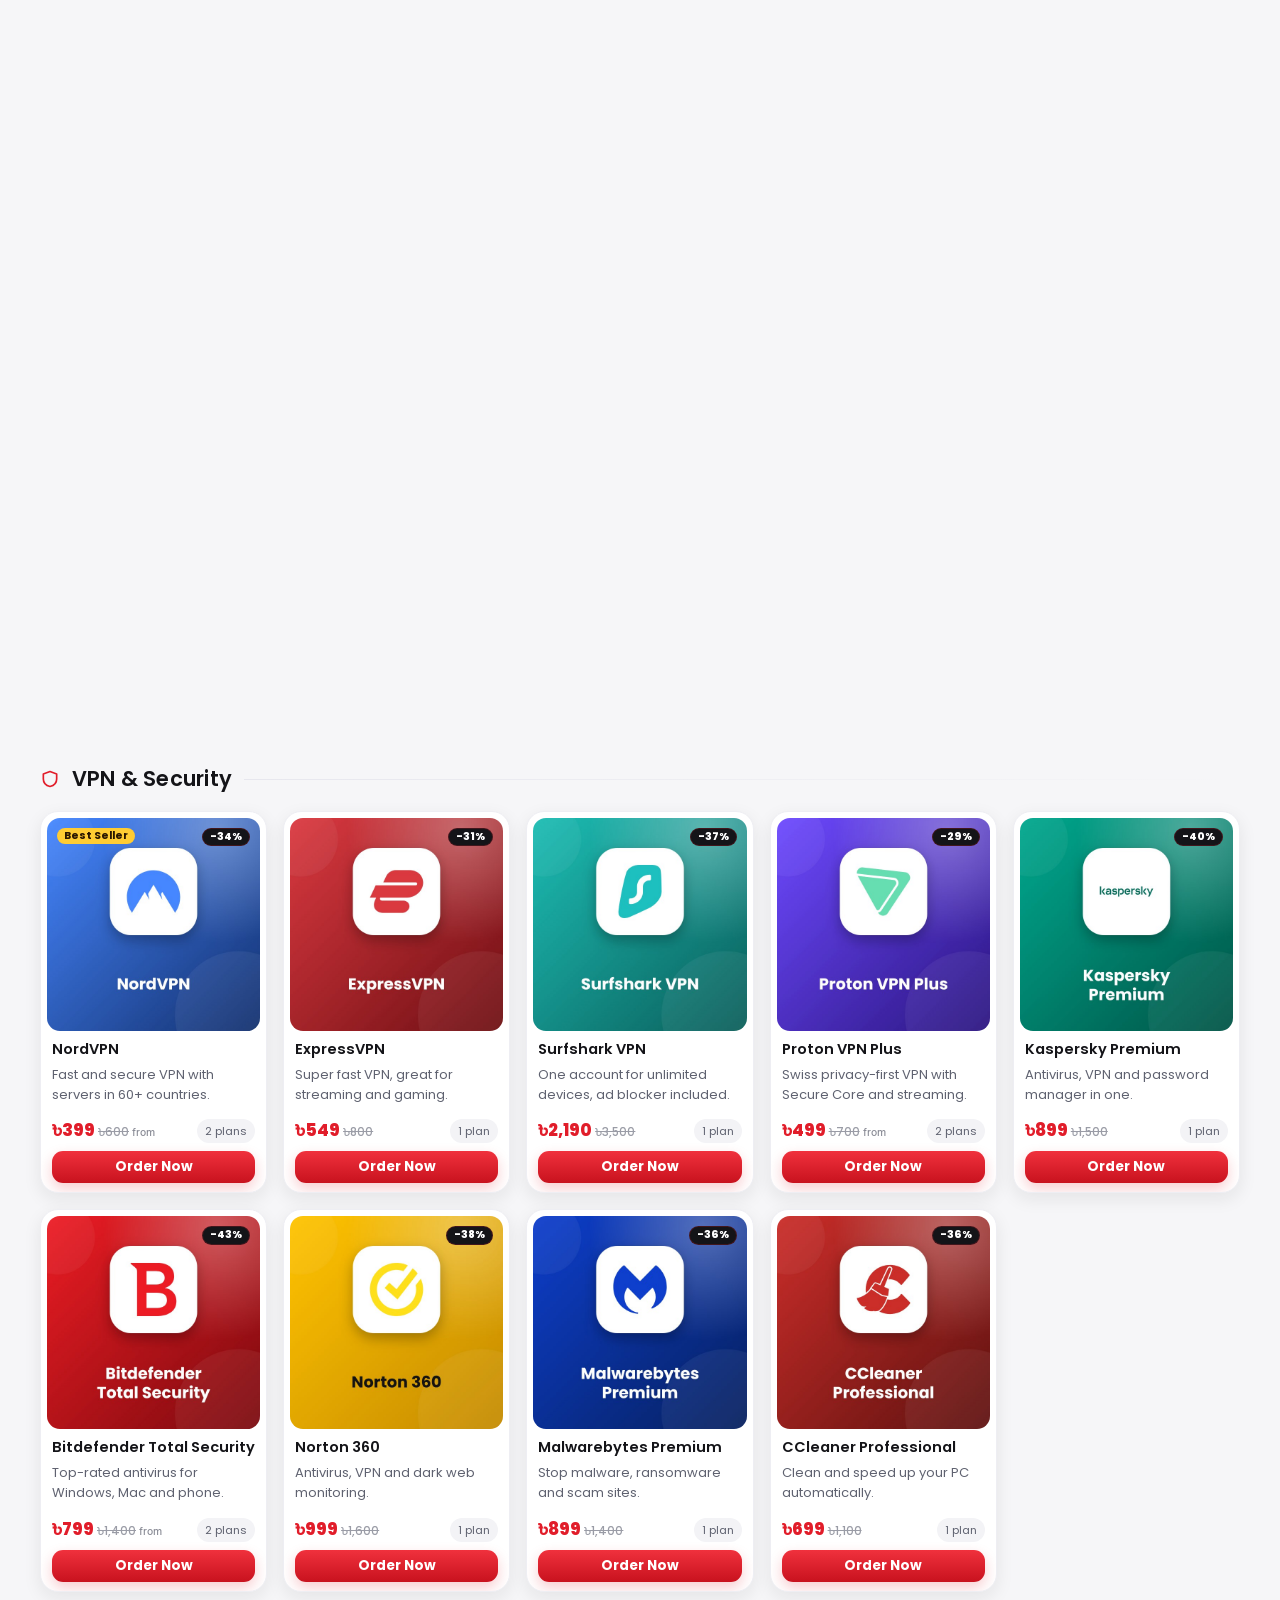
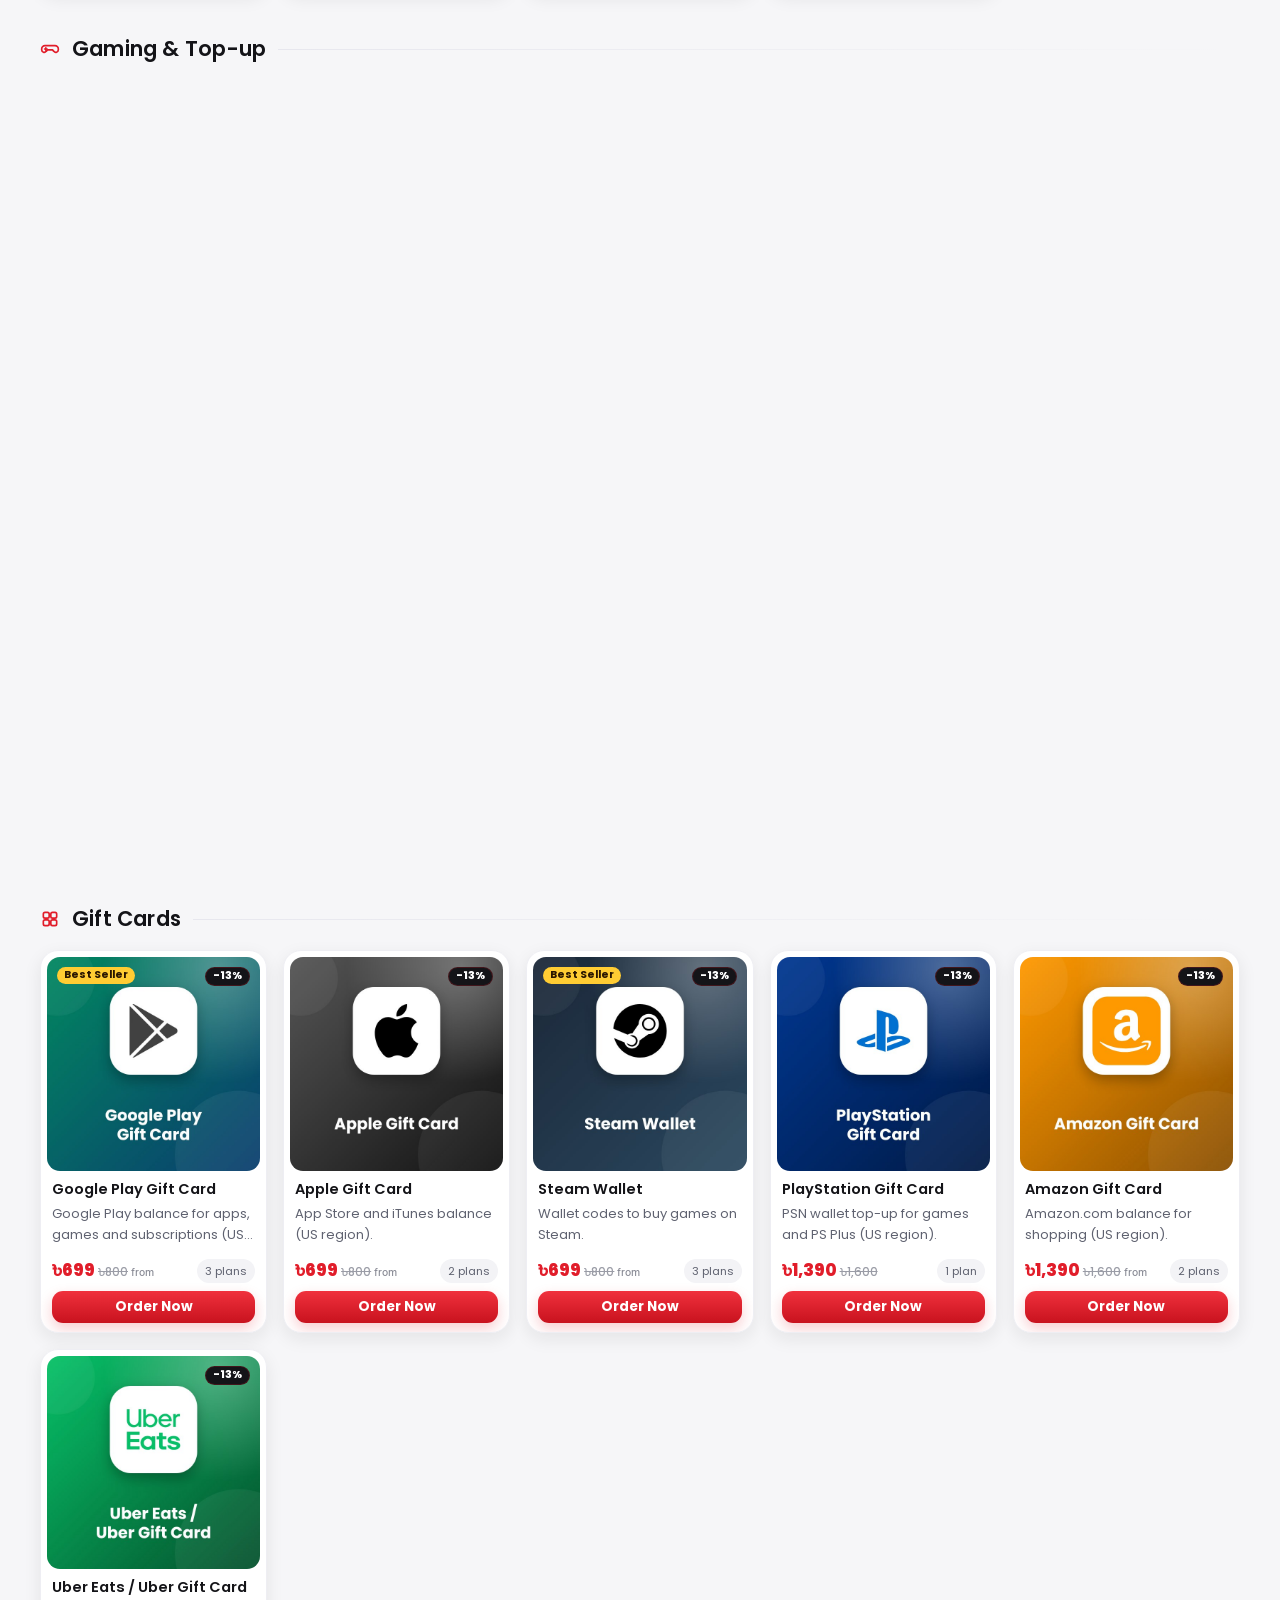
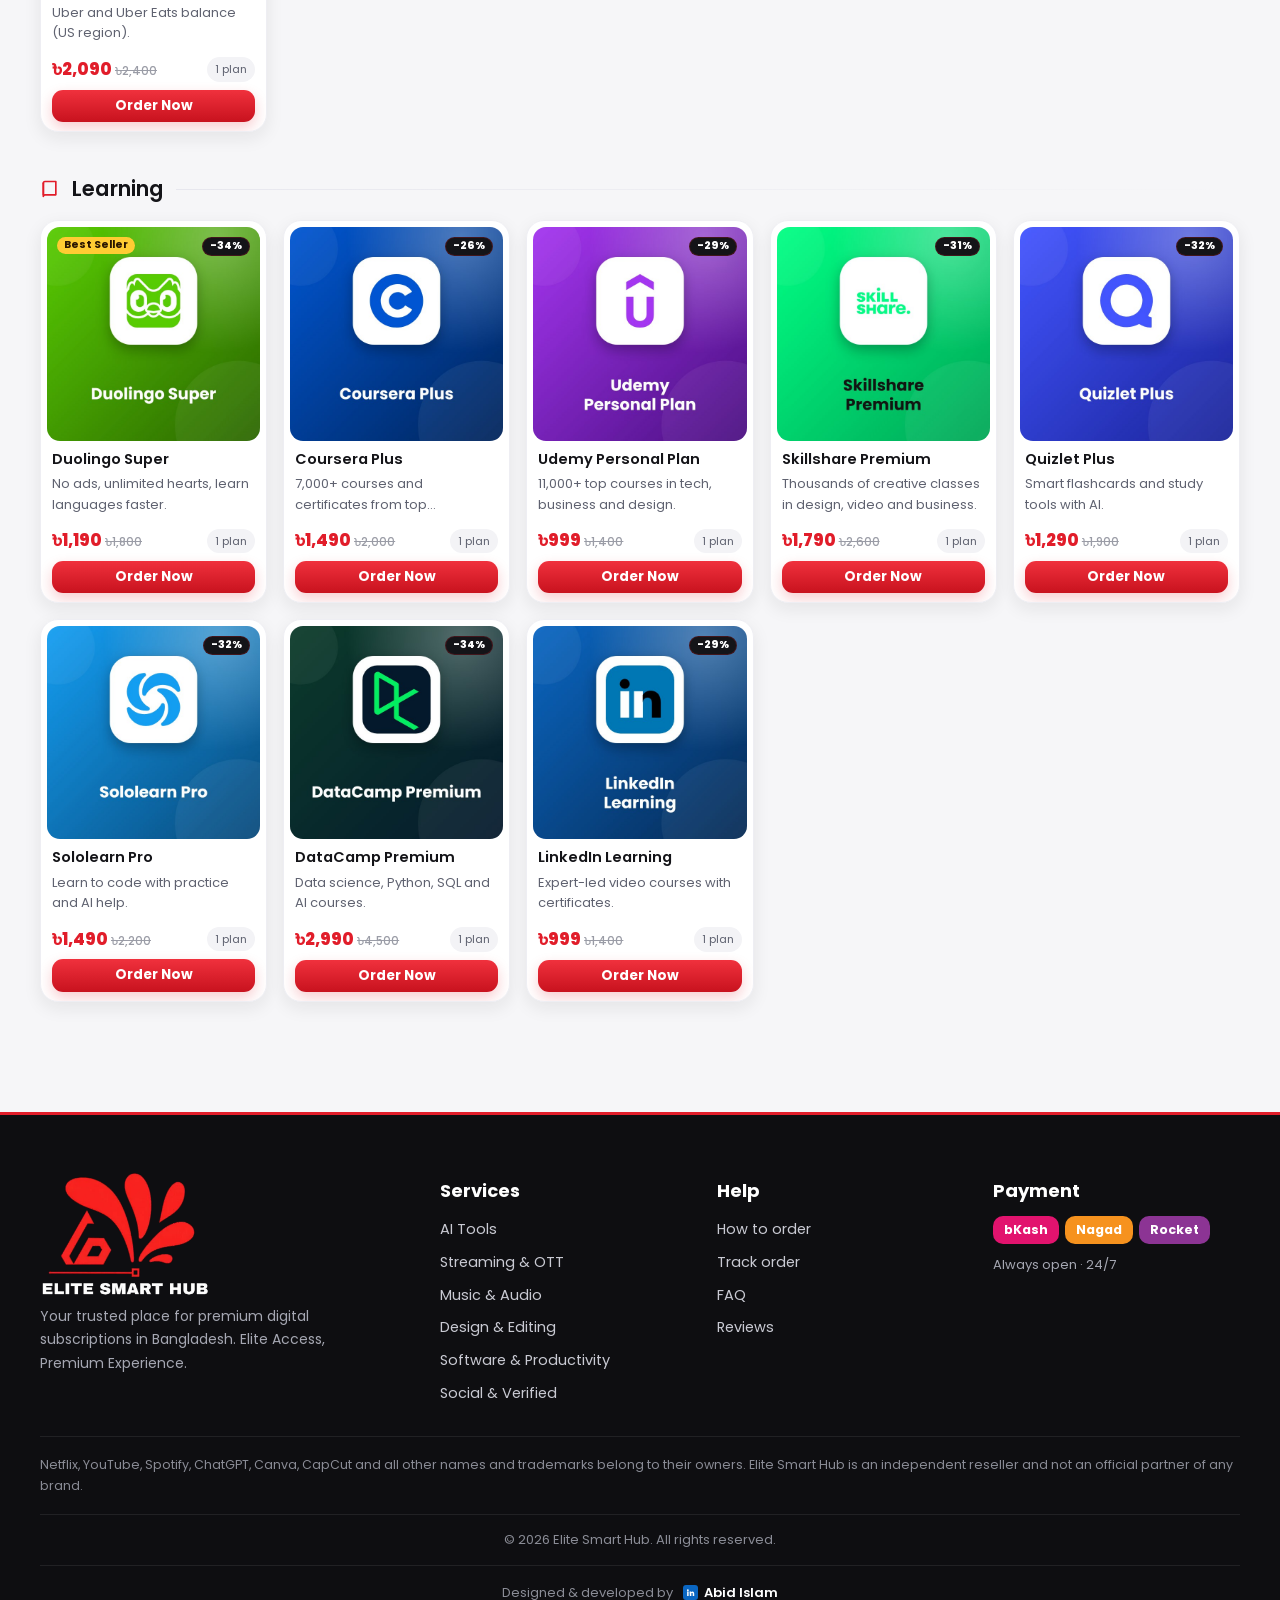
<file: services.html>
<!doctype html>
<html lang="en">
<head>
<meta charset="utf-8">
<meta name="viewport" content="width=device-width,initial-scale=1,viewport-fit=cover">
<title>All Services | Elite Smart Hub</title>
<meta name="description" content="Netflix, YouTube Premium, Spotify, ChatGPT Plus, Canva Pro, CapCut Pro, VPN and game top-up in Bangladesh. Pay with bKash / Nagad, get it in minutes. Elite Smart Hub.">
<meta name="theme-color" content="#ffffff">
<link rel="canonical" href="./">
<meta property="og:type" content="website">
<meta property="og:title" content="Elite Smart Hub | Elite Access, Premium Experience">
<meta property="og:description" content="All premium subscriptions in one place. Pay with bKash / Nagad, delivered in minutes.">
<meta property="og:image" content="img/og.jpg">
<link rel="icon" href="favicon.png">
<link rel="apple-touch-icon" href="img/icon-192.png">
<link rel="manifest" href="manifest.json">
<link rel="preconnect" href="https://fonts.googleapis.com"><link rel="preconnect" href="https://fonts.gstatic.com" crossorigin>
<link href="https://fonts.googleapis.com/css2?family=Hind+Siliguri:wght@400;500;600;700&family=Lilita+One&family=Playfair+Display:ital,wght@1,600;1,700&family=Poppins:wght@400;500;600;700;800&display=swap" rel="stylesheet">
<link rel="stylesheet" href="assets/site.css?v=5.4">
</head>
<body data-page="shop">
<a class="skip" href="#services">Skip to services</a>

<header class="hd" id="top">
 <div class="wrap hd-in">
  <a class="logo" href="./" aria-label="Elite Smart Hub"><img src="img/logo-mark.svg" alt="" width="54" height="39"><span><b>ELITE SMART HUB</b><small>Premium Subscriptions</small></span></a>
  <form class="gs" id="gsForm" role="search" action="services.html" autocomplete="off"><label class="gs-in"><svg viewBox="0 0 24 24"><circle cx="11" cy="11" r="7"/><path d="M20 20l-4-4"/></svg><input id="gs" name="q" type="search" placeholder="Search Netflix, ChatGPT, Canva, VPN…" aria-label="Search services" enterkeyhint="search"></label><button class="gs-go" type="submit">Search</button><div class="gs-res" id="gsRes" hidden></div></form>
  <a class="hd-ic" href="track.html" aria-label="Track order"><svg viewBox="0 0 24 24"><path d="M3 7l9-4 9 4-9 4z"/><path d="M3 7v10l9 4 9-4V7M12 11v10"/></svg><span>Track</span></a>
  <a class="btn wa hd-wa" data-wa="Hello Elite Smart Hub, I want to buy a subscription." target="_blank" rel="noopener"><svg viewBox="0 0 24 24" class="f"><use href="#i-wa"/></svg><span>WhatsApp</span></a>
 </div>
 <nav class="hd-nav" aria-label="Menu"><div class="wrap"><div class="nav"><a href="./">Home</a><a href="services.html" class="on">All Services</a><a href="how.html">How to Order</a><a href="reviews.html">Reviews</a><a href="faq.html">FAQ</a><a href="track.html">Track Order</a></div><span class="hd-note"><i></i>Open 24/7 · bKash · Nagad · Rocket</span></div></nav>
</header>

<main>
<div class="wrap crumb"><a href="./">Home</a> <span>›</span> <b>All Services</b></div>
<section class="sec shop-sec" id="services">
 <div class="wrap">
  <div class="sec-h"><p class="kick">All Services</p><h1 class="pg-h">Every <em>Premium</em> Subscription</h1><p>Pick a service, choose a plan, pay with bKash / Nagad. You get it on WhatsApp within minutes.</p></div>
  <div class="tools">
   <label class="search"><svg viewBox="0 0 24 24"><circle cx="11" cy="11" r="7"/><path d="M20 20l-4-4"/></svg><input id="q" type="search" placeholder="Search: Netflix, ChatGPT, Canva, VPN…" autocomplete="off"></label>
  </div>
  <div class="tabs" id="tabs" role="tablist"></div>
  <div id="grid"></div>
  <p class="empty" id="empty" hidden>Nothing found. <a data-wa="Hello, I am looking for this service:" target="_blank" rel="noopener">Ask us on WhatsApp</a> and we will arrange it.</p>
   </div>
</section>
</main>

<footer class="ft">
 <div class="wrap ft-in">
  <div class="ft-brand"><img src="img/logo-full.webp" alt="Elite Smart Hub" width="170" height="127" loading="lazy"><p>Your trusted place for premium digital subscriptions in Bangladesh. Elite Access, Premium Experience.</p></div>
  <div><h4>Services</h4><ul id="ftCats"></ul></div>
  <div><h4>Help</h4><ul><li><a href="how.html">How to order</a></li><li><a href="track.html">Track order</a></li><li><a href="faq.html">FAQ</a></li><li><a href="reviews.html">Reviews</a></li></ul></div>
  <div><h4>Payment</h4><div class="pays"><span class="pay bk">bKash</span><span class="pay ng">Nagad</span><span class="pay rk">Rocket</span></div><p class="mu sm" style="margin-top:10px">Always open · 24/7</p></div>
 </div>
 <div class="wrap disc"><p>Netflix, YouTube, Spotify, ChatGPT, Canva, CapCut and all other names and trademarks belong to their owners. Elite Smart Hub is an independent reseller and not an official partner of any brand.</p></div>
 <div class="wrap ft-bot"><span class="copy">© <span id="yr"></span> Elite Smart Hub. All rights reserved.</span><span class="sig"><span>Designed &amp; developed by</span><a href="https://www.linkedin.com/in/abid-islam-a926ab2b5/" target="_blank" rel="noopener author"><span class="sg-i sg-li"><svg width="9" height="9" viewBox="0 0 24 24" fill="currentColor" aria-hidden="true"><path d="M4.98 3.5a2.5 2.5 0 1 1 0 5 2.5 2.5 0 0 1 0-5zM3 9.5h4V21H3zM9.5 9.5h3.8v1.6h.06c.53-1 1.83-2.06 3.77-2.06 4.03 0 4.77 2.65 4.77 6.1V21h-4v-5.1c0-1.22-.02-2.78-1.7-2.78-1.7 0-1.96 1.33-1.96 2.7V21h-4z"/></svg></span>Abid Islam</a></span></div>
</footer>

<nav class="tabbar" aria-label="Bottom menu">
 <a href="./"><svg viewBox="0 0 24 24"><path d="M4 11l8-7 8 7v9h-5v-6H9v6H4z"/></svg><span>Home</span></a>
 <a href="services.html" class="on"><svg viewBox="0 0 24 24"><rect x="4" y="4" width="7" height="7" rx="2"/><rect x="13" y="4" width="7" height="7" rx="2"/><rect x="4" y="13" width="7" height="7" rx="2"/><rect x="13" y="13" width="7" height="7" rx="2"/></svg><span>Services</span></a>
 <a class="tb-wa" data-wa="Hello Elite Smart Hub, I want to buy a subscription." target="_blank" rel="noopener"><span class="tbw-ic"><svg viewBox="0 0 24 24" class="f"><use href="#i-wa"/></svg><i class="fwa-b">1</i></span><span>WhatsApp</span></a>
 <a href="#" onclick="focusSearch();return false"><svg viewBox="0 0 24 24"><circle cx="11" cy="11" r="7"/><path d="M20 20l-4-4"/></svg><span>Search</span></a>
 <a href="track.html"><svg viewBox="0 0 24 24"><path d="M3 7l9-4 9 4-9 4z"/><path d="M3 7v10l9 4 9-4V7M12 11v10"/></svg><span>Track</span></a>
</nav>

<a class="fwa" data-wa="Hello Elite Smart Hub, I want to buy a subscription." aria-label="Chat on WhatsApp"><span class="fwa-ic"><svg viewBox="0 0 24 24" class="f"><use href="#i-wa"/></svg><i class="fwa-b">1</i></span><span class="fwa-t"><b>Chat with us</b><small><i class="fwa-dot"></i>Online · replies in 2 min</small></span></a>
<div class="wapop" id="wapop" hidden><button class="x" type="button" aria-label="Close" onclick="closeWaPop()">✕</button><img src="img/icon-192.png" alt="" width="44" height="44"><div><b>Looking for a subscription?</b><p>Message us on WhatsApp, we reply in 2 minutes.</p><a class="btn wa" data-wa="Hello Elite Smart Hub, I want to buy a subscription." onclick="closeWaPop()"><svg viewBox="0 0 24 24" class="f"><use href="#i-wa"/></svg> Start chat</a></div></div>
<div class="sheet" id="sheet" hidden><div class="sheet-bg" onclick="closeSheet()"></div><div class="sheet-box" role="dialog" aria-modal="true" aria-labelledby="shTitle" id="sheetBox"></div></div>
<div class="toast" id="toast" role="status"></div>

<svg width="0" height="0" style="position:absolute" aria-hidden="true">
 <symbol id="i-wa" viewBox="0 0 24 24"><path d="M12 2a10 10 0 0 0-8.6 15.1L2 22l5-1.3A10 10 0 1 0 12 2zm5.6 14.1c-.2.7-1.4 1.3-2 1.4-.5.1-1.2.1-1.9-.1-.4-.1-1-.3-1.7-.6-3-1.3-4.9-4.3-5.1-4.5-.1-.2-1.2-1.6-1.2-3.1s.8-2.2 1-2.5c.3-.3.6-.4.8-.4h.6c.2 0 .4 0 .6.5l.9 2.1c.1.2.1.3 0 .5l-.3.5-.4.5c-.1.1-.3.3-.1.6.2.3.8 1.3 1.7 2.1 1.2 1 2.1 1.3 2.4 1.5.3.1.5.1.6-.1l.9-1.1c.2-.3.4-.2.7-.1l2 1c.3.1.5.2.5.3.1.1.1.7-.1 1.4z"/></symbol>
 <symbol id="i-ms" viewBox="0 0 24 24"><path d="M12 2C6.4 2 2 6.1 2 11.7c0 2.9 1.2 5.5 3.2 7.2V22l3-1.6c1.2.3 2.4.5 3.8.5 5.6 0 10-4.1 10-9.7S17.6 2 12 2zm1 13l-2.5-2.7L5.6 15l5.4-5.8 2.6 2.7L18.4 9z"/></symbol>
 <symbol id="i-crown" viewBox="0 0 64 48"><path d="M6 14l14 12L32 6l12 20 14-12-6 28H12z" fill="#e2c084" stroke="#a37c3c" stroke-width="2" stroke-linejoin="round"/><circle cx="6" cy="12" r="4" fill="#e2c084"/><circle cx="32" cy="5" r="4" fill="#e2c084"/><circle cx="58" cy="12" r="4" fill="#e2c084"/></symbol>
</svg>
<script src="assets/site.js?v=4.1"></script>
</body>
</html>
</file>
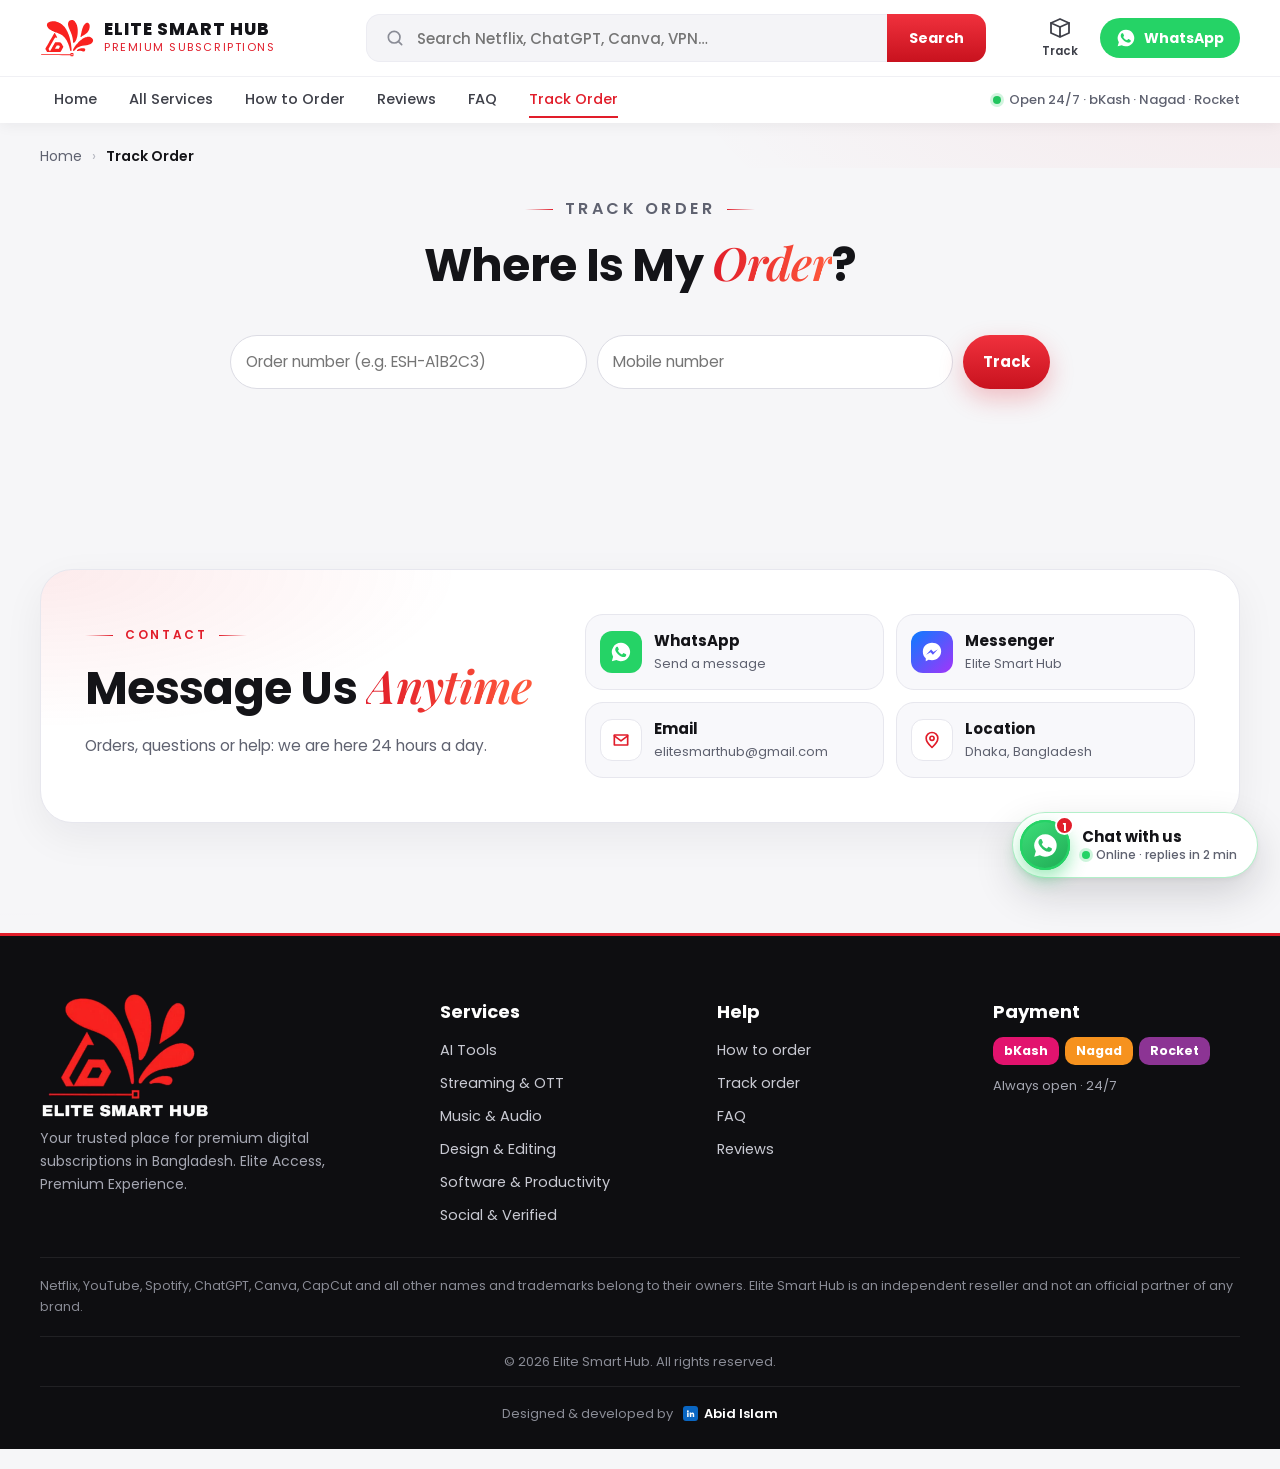
<file: track.html>
<!doctype html>
<html lang="en">
<head>
<meta charset="utf-8">
<meta name="viewport" content="width=device-width,initial-scale=1,viewport-fit=cover">
<title>Track Order | Elite Smart Hub</title>
<meta name="description" content="Netflix, YouTube Premium, Spotify, ChatGPT Plus, Canva Pro, CapCut Pro, VPN and game top-up in Bangladesh. Pay with bKash / Nagad, get it in minutes. Elite Smart Hub.">
<meta name="theme-color" content="#ffffff">
<link rel="canonical" href="./">
<meta property="og:type" content="website">
<meta property="og:title" content="Elite Smart Hub | Elite Access, Premium Experience">
<meta property="og:description" content="All premium subscriptions in one place. Pay with bKash / Nagad, delivered in minutes.">
<meta property="og:image" content="img/og.jpg">
<link rel="icon" href="favicon.png">
<link rel="apple-touch-icon" href="img/icon-192.png">
<link rel="manifest" href="manifest.json">
<link rel="preconnect" href="https://fonts.googleapis.com"><link rel="preconnect" href="https://fonts.gstatic.com" crossorigin>
<link href="https://fonts.googleapis.com/css2?family=Hind+Siliguri:wght@400;500;600;700&family=Lilita+One&family=Playfair+Display:ital,wght@1,600;1,700&family=Poppins:wght@400;500;600;700;800&display=swap" rel="stylesheet">
<link rel="stylesheet" href="assets/site.css?v=5.4">
</head>
<body data-page="track">
<a class="skip" href="#services">Skip to services</a>

<header class="hd" id="top">
 <div class="wrap hd-in">
  <a class="logo" href="./" aria-label="Elite Smart Hub"><img src="img/logo-mark.svg" alt="" width="54" height="39"><span><b>ELITE SMART HUB</b><small>Premium Subscriptions</small></span></a>
  <form class="gs" id="gsForm" role="search" action="services.html" autocomplete="off"><label class="gs-in"><svg viewBox="0 0 24 24"><circle cx="11" cy="11" r="7"/><path d="M20 20l-4-4"/></svg><input id="gs" name="q" type="search" placeholder="Search Netflix, ChatGPT, Canva, VPN…" aria-label="Search services" enterkeyhint="search"></label><button class="gs-go" type="submit">Search</button><div class="gs-res" id="gsRes" hidden></div></form>
  <a class="hd-ic" href="track.html" aria-label="Track order"><svg viewBox="0 0 24 24"><path d="M3 7l9-4 9 4-9 4z"/><path d="M3 7v10l9 4 9-4V7M12 11v10"/></svg><span>Track</span></a>
  <a class="btn wa hd-wa" data-wa="Hello Elite Smart Hub, I want to buy a subscription." target="_blank" rel="noopener"><svg viewBox="0 0 24 24" class="f"><use href="#i-wa"/></svg><span>WhatsApp</span></a>
 </div>
 <nav class="hd-nav" aria-label="Menu"><div class="wrap"><div class="nav"><a href="./">Home</a><a href="services.html">All Services</a><a href="how.html">How to Order</a><a href="reviews.html">Reviews</a><a href="faq.html">FAQ</a><a href="track.html" class="on">Track Order</a></div><span class="hd-note"><i></i>Open 24/7 · bKash · Nagad · Rocket</span></div></nav>
</header>

<main>
<div class="wrap crumb"><a href="./">Home</a> <span>›</span> <b>Track Order</b></div>
<section class="sec pg-sec" id="track">
 <div class="wrap narrow">
  <div class="sec-h"><p class="kick">Track Order</p><h1 class="pg-h">Where Is My <em>Order</em>?</h1></div>
  <form class="track" id="trackForm"><input name="no" placeholder="Order number (e.g. ESH-A1B2C3)" required><input name="phone" inputmode="numeric" placeholder="Mobile number" required><button class="btn red">Track</button></form>
  <div class="track-res" id="trackRes" hidden></div>
 </div>
</section>
<section class="sec" id="contact">
 <div class="wrap">
  <div class="contact">
   <div><p class="kick">Contact</p><h2>Message Us <em>Anytime</em></h2><p class="mu">Orders, questions or help: we are here 24 hours a day.</p></div>
   <div class="c-list">
    <a data-wa="Hello Elite Smart Hub" target="_blank" rel="noopener"><svg viewBox="0 0 24 24" class="f"><use href="#i-wa"/></svg><span><b>WhatsApp</b><small id="cWa">Send a message</small></span></a>
    <a id="cMs" target="_blank" rel="noopener"><svg viewBox="0 0 24 24" class="f"><use href="#i-ms"/></svg><span><b>Messenger</b><small>Elite Smart Hub</small></span></a>
    <a id="cMail" href="mailto:elitesmarthub@gmail.com"><svg viewBox="0 0 24 24"><path d="M4 6h16v12H4z"/><path d="M4 7l8 6 8-6"/></svg><span><b>Email</b><small id="cMailT">elitesmarthub@gmail.com</small></span></a>
    <div><svg viewBox="0 0 24 24"><path d="M12 21s-7-6.2-7-11a7 7 0 0 1 14 0c0 4.8-7 11-7 11z"/><circle cx="12" cy="10" r="2.5"/></svg><span><b>Location</b><small id="cAddr">Dhaka, Bangladesh</small></span></div>
   </div>
  </div>
 </div>
</section>
</main>

<footer class="ft">
 <div class="wrap ft-in">
  <div class="ft-brand"><img src="img/logo-full.webp" alt="Elite Smart Hub" width="170" height="127" loading="lazy"><p>Your trusted place for premium digital subscriptions in Bangladesh. Elite Access, Premium Experience.</p></div>
  <div><h4>Services</h4><ul id="ftCats"></ul></div>
  <div><h4>Help</h4><ul><li><a href="how.html">How to order</a></li><li><a href="track.html">Track order</a></li><li><a href="faq.html">FAQ</a></li><li><a href="reviews.html">Reviews</a></li></ul></div>
  <div><h4>Payment</h4><div class="pays"><span class="pay bk">bKash</span><span class="pay ng">Nagad</span><span class="pay rk">Rocket</span></div><p class="mu sm" style="margin-top:10px">Always open · 24/7</p></div>
 </div>
 <div class="wrap disc"><p>Netflix, YouTube, Spotify, ChatGPT, Canva, CapCut and all other names and trademarks belong to their owners. Elite Smart Hub is an independent reseller and not an official partner of any brand.</p></div>
 <div class="wrap ft-bot"><span class="copy">© <span id="yr"></span> Elite Smart Hub. All rights reserved.</span><span class="sig"><span>Designed &amp; developed by</span><a href="https://www.linkedin.com/in/abid-islam-a926ab2b5/" target="_blank" rel="noopener author"><span class="sg-i sg-li"><svg width="9" height="9" viewBox="0 0 24 24" fill="currentColor" aria-hidden="true"><path d="M4.98 3.5a2.5 2.5 0 1 1 0 5 2.5 2.5 0 0 1 0-5zM3 9.5h4V21H3zM9.5 9.5h3.8v1.6h.06c.53-1 1.83-2.06 3.77-2.06 4.03 0 4.77 2.65 4.77 6.1V21h-4v-5.1c0-1.22-.02-2.78-1.7-2.78-1.7 0-1.96 1.33-1.96 2.7V21h-4z"/></svg></span>Abid Islam</a></span></div>
</footer>

<nav class="tabbar" aria-label="Bottom menu">
 <a href="./"><svg viewBox="0 0 24 24"><path d="M4 11l8-7 8 7v9h-5v-6H9v6H4z"/></svg><span>Home</span></a>
 <a href="services.html"><svg viewBox="0 0 24 24"><rect x="4" y="4" width="7" height="7" rx="2"/><rect x="13" y="4" width="7" height="7" rx="2"/><rect x="4" y="13" width="7" height="7" rx="2"/><rect x="13" y="13" width="7" height="7" rx="2"/></svg><span>Services</span></a>
 <a class="tb-wa" data-wa="Hello Elite Smart Hub, I want to buy a subscription." target="_blank" rel="noopener"><span class="tbw-ic"><svg viewBox="0 0 24 24" class="f"><use href="#i-wa"/></svg><i class="fwa-b">1</i></span><span>WhatsApp</span></a>
 <a href="#" onclick="focusSearch();return false"><svg viewBox="0 0 24 24"><circle cx="11" cy="11" r="7"/><path d="M20 20l-4-4"/></svg><span>Search</span></a>
 <a href="track.html" class="on"><svg viewBox="0 0 24 24"><path d="M3 7l9-4 9 4-9 4z"/><path d="M3 7v10l9 4 9-4V7M12 11v10"/></svg><span>Track</span></a>
</nav>

<a class="fwa" data-wa="Hello Elite Smart Hub, I want to buy a subscription." aria-label="Chat on WhatsApp"><span class="fwa-ic"><svg viewBox="0 0 24 24" class="f"><use href="#i-wa"/></svg><i class="fwa-b">1</i></span><span class="fwa-t"><b>Chat with us</b><small><i class="fwa-dot"></i>Online · replies in 2 min</small></span></a>
<div class="wapop" id="wapop" hidden><button class="x" type="button" aria-label="Close" onclick="closeWaPop()">✕</button><img src="img/icon-192.png" alt="" width="44" height="44"><div><b>Looking for a subscription?</b><p>Message us on WhatsApp, we reply in 2 minutes.</p><a class="btn wa" data-wa="Hello Elite Smart Hub, I want to buy a subscription." onclick="closeWaPop()"><svg viewBox="0 0 24 24" class="f"><use href="#i-wa"/></svg> Start chat</a></div></div>
<div class="sheet" id="sheet" hidden><div class="sheet-bg" onclick="closeSheet()"></div><div class="sheet-box" role="dialog" aria-modal="true" aria-labelledby="shTitle" id="sheetBox"></div></div>
<div class="toast" id="toast" role="status"></div>

<svg width="0" height="0" style="position:absolute" aria-hidden="true">
 <symbol id="i-wa" viewBox="0 0 24 24"><path d="M12 2a10 10 0 0 0-8.6 15.1L2 22l5-1.3A10 10 0 1 0 12 2zm5.6 14.1c-.2.7-1.4 1.3-2 1.4-.5.1-1.2.1-1.9-.1-.4-.1-1-.3-1.7-.6-3-1.3-4.9-4.3-5.1-4.5-.1-.2-1.2-1.6-1.2-3.1s.8-2.2 1-2.5c.3-.3.6-.4.8-.4h.6c.2 0 .4 0 .6.5l.9 2.1c.1.2.1.3 0 .5l-.3.5-.4.5c-.1.1-.3.3-.1.6.2.3.8 1.3 1.7 2.1 1.2 1 2.1 1.3 2.4 1.5.3.1.5.1.6-.1l.9-1.1c.2-.3.4-.2.7-.1l2 1c.3.1.5.2.5.3.1.1.1.7-.1 1.4z"/></symbol>
 <symbol id="i-ms" viewBox="0 0 24 24"><path d="M12 2C6.4 2 2 6.1 2 11.7c0 2.9 1.2 5.5 3.2 7.2V22l3-1.6c1.2.3 2.4.5 3.8.5 5.6 0 10-4.1 10-9.7S17.6 2 12 2zm1 13l-2.5-2.7L5.6 15l5.4-5.8 2.6 2.7L18.4 9z"/></symbol>
 <symbol id="i-crown" viewBox="0 0 64 48"><path d="M6 14l14 12L32 6l12 20 14-12-6 28H12z" fill="#e2c084" stroke="#a37c3c" stroke-width="2" stroke-linejoin="round"/><circle cx="6" cy="12" r="4" fill="#e2c084"/><circle cx="32" cy="5" r="4" fill="#e2c084"/><circle cx="58" cy="12" r="4" fill="#e2c084"/></symbol>
</svg>
<script src="assets/site.js?v=4.1"></script>
</body>
</html>
</file>
<file: assets/site.css>
/* Elite Smart Hub storefront */
[hidden]{display:none!important}
:root{--bg:#070707;--bg2:#0e0e0d;--card:#121110;--card2:#191714;--line:rgba(255,255,255,.08);--line2:rgba(226,192,132,.22);--ink:#f5f1ea;--mu:#aaa396;--red:#e2c084;--red2:#f3dcaa;--deep:#2a2214;--gold:#e2c084;--gold2:#c9a25c;--wa:#25D366;--r:20px;--fb:"Poppins","Hind Siliguri",system-ui,sans-serif;--fd:"Lilita One","Hind Siliguri",Impact,sans-serif}
*{box-sizing:border-box}html{scroll-behavior:smooth;scroll-padding-top:84px;-webkit-text-size-adjust:100%}
body{margin:0;background:var(--bg);color:var(--ink);font:15.5px/1.65 var(--fb);overflow-x:hidden}
body{font-family:"Poppins","Hind Siliguri",system-ui,sans-serif}
.en,.logo b,.price{font-family:var(--fb)}
a{color:inherit}img{max-width:100%;display:block}
svg{width:20px;height:20px;fill:none;stroke:currentColor;stroke-width:2;stroke-linecap:round;stroke-linejoin:round;flex:none}svg.f{fill:currentColor;stroke:none}
button,input,select,textarea{font:inherit;color:inherit}
.wrap{width:min(1200px,100% - 32px);margin:0 auto}.narrow{width:min(820px,100% - 32px)}
.skip{position:absolute;left:-999px}.skip:focus{left:12px;top:12px;z-index:99;background:#fff;color:#000;padding:8px 12px;border-radius:8px}
.mu{color:var(--mu)}.sm{font-size:13px}
/* buttons */
.btn{display:inline-flex;align-items:center;justify-content:center;gap:8px;border:0;border-radius:999px;padding:11px 20px;font-weight:700;font-size:15px;text-decoration:none;cursor:pointer;transition:transform .15s,box-shadow .2s,background .2s;white-space:nowrap;line-height:1.2}
.btn:active{transform:scale(.97)}.btn.lg{padding:15px 26px;font-size:16.5px}
.btn.gold{background:linear-gradient(180deg,#f3dcaa,#c9a25c);color:#2a1600;box-shadow:0 10px 30px rgba(201,162,92,.28)}.btn.gold:hover{box-shadow:0 14px 36px rgba(201,162,92,.42)}
.btn.red{background:linear-gradient(180deg,#f3dcaa,#c9a25c);color:#1a1206;box-shadow:0 10px 26px rgba(201,162,92,.3)}.btn.red:hover{box-shadow:0 14px 34px rgba(201,162,92,.45)}
.btn.ghost{background:rgba(255,255,255,.06);color:#fff;border:1px solid rgba(255,255,255,.16)}.btn.ghost:hover{background:rgba(255,255,255,.12)}
.btn.wa{background:var(--wa);color:#fff}.btn.wa:hover{background:#1fbe5b}
.btn[disabled]{opacity:.6;pointer-events:none}
/* header (stays still, no hide on scroll) */
.hd{position:sticky;top:0;z-index:50;background:rgba(10,6,6,.86);backdrop-filter:saturate(1.4) blur(14px);-webkit-backdrop-filter:saturate(1.4) blur(14px);border-bottom:1px solid var(--line)}
.hd-in{display:flex;align-items:center;gap:18px;height:70px}
.logo{display:flex;align-items:center;gap:10px;text-decoration:none;margin-right:auto}.logo img{width:54px;height:auto}
.logo b{display:block;font-weight:800;font-size:17px;letter-spacing:.06em;line-height:1.1}.logo small{display:block;color:var(--gold);font-size:11px;letter-spacing:.14em;text-transform:uppercase;font-family:var(--fb)}
.nav{display:flex;gap:4px}.nav a{text-decoration:none;color:#ddd6ca;font-weight:600;padding:8px 12px;border-radius:999px;font-size:15px}.nav a:hover,.nav a.on{color:#fff;background:rgba(255,255,255,.07)}
.hd-search{display:none;border:0;background:rgba(255,255,255,.07);width:42px;height:42px;border-radius:50%;place-items:center;cursor:pointer}
.hd-wa{padding:10px 16px;font-size:14px}
/* hero */
.hero{position:relative;overflow:hidden;background:radial-gradient(ellipse 70% 80% at 50% 30%,#8d0f12 0%,#4c0607 45%,#160404 80%,var(--bg) 100%);isolation:isolate}
.hero:after{content:"";position:absolute;inset:0;background:radial-gradient(circle at 50% 0,rgba(226,192,132,.12),transparent 40%);z-index:-1}
.hero-curves{position:absolute;inset:0;width:100%;height:100%;z-index:-1}.hero-curves path{fill:none;stroke:url(#none);stroke:#d4a017;stroke-width:3;opacity:.7;filter:drop-shadow(0 0 6px rgba(226,192,132,.6))}
.crown{position:absolute;width:clamp(48px,7vw,96px);height:auto;filter:drop-shadow(0 6px 18px rgba(226,192,132,.35));animation:bob 5s ease-in-out infinite}.crown.c1{left:7%;top:60px;transform:rotate(-18deg)}.crown.c2{right:7%;top:60px;transform:rotate(18deg);animation-delay:-2.5s}
@keyframes bob{50%{translate:0 -8px}}
.hero-in{text-align:center;position:relative}
.eyebrow{display:inline-flex;align-items:center;gap:8px;margin:0 0 18px;padding:6px 14px;border-radius:999px;background:rgba(0,0,0,.35);border:1px solid var(--line2);color:#f1dcb0;font-size:14px;font-weight:600}
.dot{width:8px;height:8px;border-radius:50%;background:#3ddc84;box-shadow:0 0 0 4px rgba(61,220,132,.2)}
.disp{font-family:var(--fd);font-weight:400;margin:0;line-height:.98;color:var(--gold);text-shadow:0 4px 0 #8a5a00,0 12px 40px rgba(0,0,0,.45);letter-spacing:.01em}
.disp span{display:block;font-size:clamp(40px,8.4vw,108px)}.disp span+span{font-size:clamp(32px,6.6vw,86px)}
.lead{margin:22px auto 0;max-width:680px;font-size:clamp(17px,2.2vw,21px);color:#fff;font-weight:500}.lead small{display:block;color:#ddd3c0;font-size:.78em;font-family:var(--fb);font-weight:400;margin-top:4px}
.hero-cta{display:flex;gap:12px;justify-content:center;flex-wrap:wrap;margin-top:28px}
.stats{list-style:none;padding:0;margin:40px auto 0;display:grid;grid-template-columns:repeat(4,1fr);gap:12px;max-width:860px}
.stats li{background:rgba(0,0,0,.32);border:1px solid var(--line2);border-radius:18px;padding:14px 10px;backdrop-filter:blur(6px)}
.stats b{display:block;font-size:24px;color:var(--gold);line-height:1.2;font-family:"Hind Siliguri",var(--fb)}.stats span{font-size:13.5px;color:#e2dccf}
.marq{margin-top:44px;padding:16px 0;overflow:hidden;background:rgba(0,0,0,.35);border-top:1px solid var(--line);mask-image:linear-gradient(90deg,transparent,#000 8%,#000 92%,transparent)}
.marq-t{display:flex;gap:12px;width:max-content;animation:mq 60s linear infinite}.marq:hover .marq-t{animation-play-state:paused}
.marq-t a{display:flex;align-items:center;gap:10px;padding:6px 14px 6px 6px;border-radius:14px;background:rgba(255,255,255,.05);border:1px solid var(--line);text-decoration:none;font-weight:600;font-size:14px;white-space:nowrap;font-family:var(--fb)}
.marq-t img{width:34px;height:34px;border-radius:9px}
@keyframes mq{to{transform:translateX(-50%)}}
@media (prefers-reduced-motion:reduce){.marq-t,.crown{animation:none}}
/* offers (admin banners) */
.offers{padding:34px 0 0}.ofs{display:grid;grid-auto-flow:column;grid-auto-columns:min(100%,720px);gap:14px;overflow-x:auto;scroll-snap-type:x mandatory;scrollbar-width:none}.ofs::-webkit-scrollbar{display:none}
.ofs a{scroll-snap-align:start;border-radius:var(--r);overflow:hidden;border:1px solid var(--line2);aspect-ratio:16/7;background:var(--card)}.ofs img{width:100%;height:100%;object-fit:cover}
/* sections */
.sec{padding:76px 0}.sec.alt{background:linear-gradient(180deg,var(--bg2),var(--bg))}
.sec-h{text-align:center;max-width:720px;margin:0 auto 34px}.sec-h h2,.contact h2{margin:4px 0 8px;font-size:clamp(26px,4vw,40px);line-height:1.25;font-weight:700}
.sec-h h2 em,.contact h2 em{font-style:normal;color:var(--gold)}.sec-h p{margin:0;color:var(--mu)}
.kick{margin:0;color:var(--red2);font-weight:700;font-size:14.5px}
/* tools + tabs */
.tools{display:flex;justify-content:center;margin-bottom:16px}
.search{display:flex;align-items:center;gap:10px;width:min(560px,100%);background:var(--card);border:1px solid var(--line);border-radius:999px;padding:0 18px;transition:.2s}.search:focus-within{border-color:var(--gold);box-shadow:0 0 0 4px rgba(226,192,132,.12)}
.search svg{color:var(--mu)}.search input{flex:1;border:0;background:none;outline:none;padding:14px 0;min-width:0}.search input::placeholder{color:#8d8679}
.tabs{display:flex;gap:8px;overflow-x:auto;padding:4px 2px 14px;scrollbar-width:none;justify-content:safe center;position:sticky;top:70px;z-index:20;background:linear-gradient(var(--bg) 80%,transparent);margin:0 -16px;padding-left:16px;padding-right:16px}.tabs::-webkit-scrollbar{display:none}
.tab{display:flex;align-items:center;gap:7px;border:1px solid var(--line);background:var(--card);border-radius:999px;padding:9px 16px;cursor:pointer;white-space:nowrap;font-weight:600;font-size:14.5px;color:#ddd6ca;transition:.15s;font-family:var(--fb)}
.tab svg{width:17px;height:17px}.tab small{opacity:.6;font-weight:500}.tab:hover{border-color:rgba(255,255,255,.2)}
.tab.on{background:linear-gradient(180deg,#f3dcaa,#c9a25c);border-color:transparent;color:#1a1206;box-shadow:0 8px 20px rgba(201,162,92,.3)}
/* grid + cards */
.cat-h{display:flex;align-items:center;gap:12px;margin:30px 0 14px;font-size:21px;font-weight:700;font-family:var(--fb)}.cat-h:first-child{margin-top:8px}.cat-h i{flex:1;height:1px;background:linear-gradient(90deg,var(--line2),transparent)}
.cat-h svg{color:var(--gold)}
.grid{display:grid;grid-template-columns:repeat(4,1fr);gap:18px}
.card{position:relative;display:flex;flex-direction:column;background:linear-gradient(180deg,var(--card2),var(--card));border:1px solid var(--line);border-radius:var(--r);overflow:hidden;transition:transform .2s,border-color .2s,box-shadow .2s;cursor:pointer}
.card:hover{transform:translateY(-4px);border-color:var(--line2);box-shadow:0 18px 40px rgba(0,0,0,.45)}
.card .art{position:relative;aspect-ratio:1/1;overflow:hidden;background:#000}.card .art img{width:100%;height:100%;object-fit:cover;transition:transform .4s}.card:hover .art img{transform:scale(1.04)}
.bdg{position:absolute;top:10px;left:10px;display:flex;gap:6px;flex-wrap:wrap}.bdg span{font:700 11.5px/1 var(--fb);padding:6px 9px;border-radius:999px;background:rgba(0,0,0,.6);backdrop-filter:blur(6px);color:#fff}
.bdg .bs{background:linear-gradient(180deg,#f3dcaa,#c9a25c);color:#2a1600}.bdg .nw{background:#16a34a}
.off{position:absolute;top:10px;right:10px;font:800 12px/1 var(--fb);padding:7px 9px;border-radius:10px;background:var(--red);color:#fff}
.card .bd{display:flex;flex-direction:column;gap:6px;padding:14px 16px 16px;flex:1}
.card h3{margin:0;font:700 17px/1.3 var(--fb)}
.card .sd{margin:0;color:var(--mu);font-size:14px;line-height:1.55;display:-webkit-box;-webkit-line-clamp:2;-webkit-box-orient:vertical;overflow:hidden}
.card .meta{display:flex;align-items:center;justify-content:space-between;gap:8px;margin-top:auto;padding-top:8px}
.price{font-weight:800;font-size:20px;color:var(--gold);line-height:1.1}.price small{font-size:12px;color:var(--mu);font-weight:500;font-family:"Hind Siliguri",var(--fb)}.price s{color:#857f73;font-size:13px;font-weight:500;margin-left:4px}
.plans{font-size:12.5px;color:#ddd6ca;background:rgba(255,255,255,.06);border:1px solid var(--line);padding:3px 9px;border-radius:999px;white-space:nowrap}
.card .btn{width:100%;margin-top:10px;padding:11px 14px}
.empty{text-align:center;color:var(--mu);padding:30px 0}.empty a{color:var(--gold);cursor:pointer}
/* steps / why */
.steps{list-style:none;padding:0;margin:0;display:grid;grid-template-columns:repeat(3,1fr);gap:18px;counter-reset:s}
.steps li{position:relative;background:var(--card);border:1px solid var(--line);border-radius:var(--r);padding:26px 22px}
.steps i{position:absolute;top:16px;right:18px;font:normal 44px/1 var(--fd);color:rgba(226,192,132,.16)}
.steps svg,.why svg{width:46px;height:46px;padding:11px;border-radius:14px;background:linear-gradient(180deg,#f3dcaa,#a37c3c);color:#1a1206;box-shadow:0 10px 24px rgba(201,162,92,.28)}
.steps h3,.why h3{margin:14px 0 4px;font-size:19px}.steps p,.why p{margin:0;color:var(--mu);font-size:14.5px}
.why{display:grid;grid-template-columns:repeat(3,1fr);gap:18px}.why>div{background:var(--card);border:1px solid var(--line);border-radius:var(--r);padding:22px}
.why svg{background:rgba(226,192,132,.1);color:var(--gold);box-shadow:none;border:1px solid var(--line2)}
/* reviews */
.rv-top{display:flex;align-items:center;justify-content:space-between;gap:16px;flex-wrap:wrap;background:linear-gradient(120deg,#1d1810,#0f0d09);border:1px solid var(--line2);border-radius:var(--r);padding:20px 24px;margin-bottom:18px}
.rv-score{display:flex;align-items:center;gap:16px}.rv-score>b{font:800 44px/1 var(--fb);color:var(--gold)}.rv-score p{margin:2px 0 0;color:#e2dccf;font-size:14.5px}
.stars{color:var(--gold);letter-spacing:2px;font-size:18px}.fb-link{color:#7fb2ff;font-size:14px;text-decoration:none;font-weight:600}
.rv-list{display:grid;grid-template-columns:repeat(3,1fr);gap:16px}
.rv{background:var(--card);border:1px solid var(--line);border-radius:var(--r);padding:20px}.rv p{margin:8px 0 12px;color:#e2dccf}.rv b{display:block}.rv small{color:var(--mu)}
.rv-empty{grid-column:1/-1;text-align:center;color:var(--mu);padding:10px}
/* faq */
.faq details{background:var(--card);border:1px solid var(--line);border-radius:16px;margin-bottom:10px;overflow:hidden}
.faq summary{cursor:pointer;list-style:none;padding:16px 20px;font-weight:600;font-size:16.5px;display:flex;justify-content:space-between;gap:12px}.faq summary::-webkit-details-marker{display:none}
.faq summary:after{content:"+";color:var(--gold);font:700 22px/1 var(--fb);transition:.2s}.faq details[open] summary:after{transform:rotate(45deg)}
.faq details p{margin:0;padding:0 20px 18px;color:var(--mu)}
/* track */
.track{display:grid;grid-template-columns:1fr 1fr auto;gap:10px}
.track input,.f input,.f select,.f textarea{width:100%;background:var(--card);border:1px solid var(--line);border-radius:14px;padding:13px 15px;outline:none;transition:.15s}
.track input:focus,.f input:focus,.f select:focus,.f textarea:focus{border-color:var(--gold);box-shadow:0 0 0 4px rgba(226,192,132,.1)}
.track-res{margin-top:14px;background:var(--card);border:1px solid var(--line2);border-radius:16px;padding:18px 20px}
.track-res .st{display:inline-block;padding:3px 10px;border-radius:999px;background:var(--gold);color:#2a1600;font-weight:700;font-size:13.5px}
/* contact */
.contact{display:grid;grid-template-columns:1fr 1.3fr;gap:30px;align-items:center;background:radial-gradient(circle at 0 0,#4a0809,var(--card) 60%);border:1px solid var(--line2);border-radius:28px;padding:36px}
.c-list{display:grid;grid-template-columns:1fr 1fr;gap:12px}
.c-list>*{display:flex;align-items:center;gap:12px;padding:14px;border-radius:16px;background:rgba(0,0,0,.3);border:1px solid var(--line);text-decoration:none;cursor:pointer;min-width:0}
.c-list svg{width:42px;height:42px;padding:10px;border-radius:12px;background:rgba(255,255,255,.07);flex:none}.c-list a:first-child svg{background:var(--wa);color:#fff}.c-list a:nth-child(2) svg{background:linear-gradient(135deg,#0a7cff,#a334fa);color:#fff}
.c-list span{min-width:0}.c-list b{display:block;font-size:15px}.c-list small{display:block;color:var(--mu);font-size:13px;overflow:hidden;text-overflow:ellipsis;white-space:nowrap}
/* footer */
.ft{background:#060303;border-top:1px solid var(--line);padding:56px 0 20px;margin-top:20px}
.ft-in{display:grid;grid-template-columns:1.5fr 1fr 1fr 1fr;gap:30px}.ft-brand img{width:170px;height:auto;margin-bottom:8px}.ft-brand p{color:var(--mu);font-size:14px;margin:0;max-width:330px}
.ft h4{margin:6px 0 12px;font-size:16px;color:var(--gold)}.ft ul{list-style:none;margin:0;padding:0;display:grid;gap:7px}.ft ul a{color:#d6cfc2;text-decoration:none;font-size:14.5px}.ft ul a:hover{color:#fff}
.pays{display:flex;gap:6px;flex-wrap:wrap}.pay{font:700 12.5px/1 var(--fb);padding:8px 11px;border-radius:9px;color:#fff}.pay.bk{background:#e2136e}.pay.ng{background:#f6921e}.pay.rk{background:#8c3494}
.disc{margin-top:30px;padding-top:18px;border-top:1px solid var(--line)}.disc p{margin:0;color:#8d8679;font-size:12.5px}
.ft-bot{display:flex;justify-content:space-between;gap:10px;flex-wrap:wrap;margin-top:12px;color:#8d8679;font-size:13px;font-family:var(--fb)}.ft-bot a{color:#d6cfc2}
/* phone tab bar */
.tabbar{display:none}
/* order sheet */
.sheet{position:fixed;inset:0;z-index:80;display:grid;place-items:center;padding:20px}
.sheet-bg{position:absolute;inset:0;background:rgba(0,0,0,.66);backdrop-filter:blur(4px);animation:fi .2s}
.sheet-box{position:relative;width:min(560px,100%);max-height:calc(100vh - 40px);overflow:auto;background:linear-gradient(180deg,#15130f,#0e0e0d);border:1px solid var(--line2);border-radius:26px;box-shadow:0 40px 90px rgba(0,0,0,.6);animation:up .25s cubic-bezier(.2,.8,.2,1);overscroll-behavior:contain}
@keyframes fi{from{opacity:0}}@keyframes up{from{transform:translateY(24px);opacity:0}}
.sh-h{display:flex;gap:14px;align-items:center;padding:18px 20px;border-bottom:1px solid var(--line);position:sticky;top:0;background:#1b0f0f;z-index:2}
.sh-h img{width:62px;height:62px;border-radius:14px}.sh-h h3{margin:0;font:700 19px/1.25 var(--fb)}.sh-h p{margin:2px 0 0;color:var(--mu);font-size:13.5px}
.x{margin-left:auto;align-self:flex-start;border:0;background:rgba(255,255,255,.07);width:38px;height:38px;border-radius:50%;cursor:pointer;display:grid;place-items:center;flex:none}
.sh-b{padding:18px 20px 22px;display:grid;gap:16px}
.lbl{font-weight:700;font-size:15px;margin:0 0 8px;display:block}
.pl{display:grid;gap:8px}
.pl label{display:flex;align-items:center;gap:12px;padding:12px 14px;border-radius:14px;border:1px solid var(--line);background:rgba(255,255,255,.03);cursor:pointer;transition:.15s}
.pl input{accent-color:var(--red);width:18px;height:18px;flex:none}.pl label:has(input:checked){border-color:var(--gold);background:rgba(226,192,132,.08)}
.pl span{flex:1;font-weight:600;min-width:0}.pl b{color:var(--gold);font-family:var(--fb);white-space:nowrap}.pl s{color:#857f73;font-size:12.5px;font-family:var(--fb);margin-right:6px}
.info{background:rgba(255,255,255,.03);border:1px solid var(--line);border-radius:14px;padding:12px 14px;font-size:14px;color:#ddd6ca;white-space:pre-line}
.f{display:grid;gap:12px}.f .r2{display:grid;grid-template-columns:1fr 1fr;gap:12px}.f label{display:grid;gap:5px;font-size:14px;font-weight:600}.f label i{font-style:normal;color:var(--mu);font-weight:400}
.f textarea{min-height:70px;resize:vertical}
.pm{display:grid;grid-template-columns:repeat(auto-fit,minmax(110px,1fr));gap:8px}
.pm label{display:flex;align-items:center;justify-content:center;gap:8px;padding:12px 8px;border:1px solid var(--line);border-radius:14px;cursor:pointer;font-weight:700;font-family:var(--fb);font-size:14px;background:rgba(255,255,255,.03);text-align:center}
.pm input{position:absolute;opacity:0;pointer-events:none}.pm label:has(input:checked){border-color:var(--gold);background:rgba(226,192,132,.1);color:var(--gold)}
.pm .c{width:10px;height:10px;border-radius:50%}
.paybox{background:linear-gradient(120deg,#1d1810,#0f0d09);border:1px solid var(--line2);border-radius:16px;padding:14px 16px;display:grid;gap:8px;font-size:14.5px}
.paybox .num{display:flex;align-items:center;gap:10px;font:800 20px/1 var(--fb);color:#fff;flex-wrap:wrap}.paybox .num button{font:600 13px/1 "Hind Siliguri",var(--fb);border:1px solid var(--line2);background:rgba(255,255,255,.06);border-radius:999px;padding:7px 12px;cursor:pointer;color:var(--gold)}
.tot{display:flex;justify-content:space-between;align-items:center;padding:14px 16px;border-radius:14px;background:rgba(226,192,132,.08);border:1px solid var(--line2);font-weight:700}.tot b{font:800 24px/1 var(--fb);color:var(--gold)}
.err{color:#ff7b74;font-size:14px;min-height:0;margin:0}
.ok{text-align:center;padding:26px 22px 28px;display:grid;gap:12px;justify-items:center}.ok .tick{width:72px;height:72px;border-radius:50%;background:linear-gradient(180deg,#3ddc84,#16a34a);display:grid;place-items:center;box-shadow:0 14px 34px rgba(22,163,74,.35)}.ok .tick svg{width:36px;height:36px;color:#fff;stroke-width:3}
.ok h3{margin:4px 0 0;font-size:22px}.ok p{margin:0;color:var(--mu)}.ok .no{font:800 22px/1 var(--fb);color:var(--gold);background:rgba(226,192,132,.08);border:1px dashed var(--line2);padding:10px 16px;border-radius:12px}
.hp{position:absolute;left:-9999px}
.toast{position:fixed;left:50%;bottom:90px;transform:translate(-50%,20px);background:#fff;color:#111;padding:10px 18px;border-radius:999px;font-weight:600;opacity:0;pointer-events:none;transition:.25s;z-index:99;font-size:14.5px;box-shadow:0 10px 30px rgba(0,0,0,.4)}.toast.on{opacity:1;transform:translate(-50%,0)}
/* entrance */
.rv-in{opacity:0;transform:translateY(16px);transition:opacity .6s,transform .6s}.rv-in.vis{opacity:1;transform:none}
/* responsive */
@media (max-width:1080px){.grid{grid-template-columns:repeat(3,1fr)}.nav a{padding:8px 9px;font-size:14.5px}}
@media (max-width:900px){.nav{display:none}.hd-search{display:grid}.ft-in{grid-template-columns:1fr 1fr}.contact{grid-template-columns:1fr;padding:26px}.rv-list{grid-template-columns:1fr 1fr}.why{grid-template-columns:1fr 1fr}}
@media (max-width:720px){
 body{padding-bottom:calc(66px + env(safe-area-inset-bottom))}
 .hd-in{height:62px;gap:10px}.logo img{width:44px}.logo b{font-size:14.5px}.logo small{font-size:9.5px}
 .hd-wa span{display:none}.hd-wa{width:42px;height:42px;padding:0}
 html{scroll-padding-top:70px}.tabs{top:62px;justify-content:flex-start}
 .crown.c1{left:3%;top:22px}.crown.c2{right:3%;top:22px}.hero-curves{opacity:.6}
 .stats{grid-template-columns:1fr 1fr;gap:8px;margin-top:30px}.stats b{font-size:20px}.stats li{padding:11px 8px}
 .hero-cta .btn{flex:1;min-width:0;padding:14px 14px;font-size:15.5px}
 .marq{margin-top:32px}
 .sec{padding:56px 0}.sec-h{margin-bottom:24px}
 .grid{grid-template-columns:1fr 1fr;gap:12px}
 .card .bd{padding:11px 12px 12px;gap:4px}.card h3{font-size:15px}.card .sd{display:none}.price{font-size:17px}.price s{display:none}
 .card .meta{flex-direction:column;align-items:flex-start;gap:4px}.plans{font-size:11.5px;padding:2px 8px}.card .btn{font-size:14px;padding:10px 8px;margin-top:8px}
 .bdg{top:8px;left:8px}.bdg span{font-size:10.5px;padding:5px 7px}.off{top:8px;right:8px;font-size:11px;padding:6px 7px}
 .steps,.why,.rv-list{grid-template-columns:1fr}.why{gap:10px}.why>div{display:grid;grid-template-columns:auto 1fr;column-gap:14px;padding:16px}.why svg{grid-row:span 2}.why h3{margin:0}
 .track{grid-template-columns:1fr}.c-list{grid-template-columns:1fr}
 .ft{padding:40px 0 18px}.ft-in{grid-template-columns:1fr 1fr;gap:22px}.ft-brand{grid-column:1/-1}
 .ft-bot{flex-direction:column}
 .tabbar{display:grid;grid-template-columns:repeat(4,1fr);position:fixed;left:0;right:0;bottom:0;z-index:60;background:rgba(14,8,8,.96);backdrop-filter:blur(14px);border-top:1px solid var(--line);padding:6px 6px calc(6px + env(safe-area-inset-bottom))}
 .tabbar a{display:grid;justify-items:center;gap:2px;text-decoration:none;color:#cdbdb8;font-size:12px;font-weight:600;padding:5px 0;border-radius:12px;cursor:pointer}.tabbar a.on{color:var(--gold)}
 .tabbar .tb-wa{color:#fff;background:var(--wa)}
 .sheet{place-items:end center;padding:0}.sheet-box{border-radius:24px 24px 0 0;max-height:92vh;animation:upm .3s cubic-bezier(.2,.8,.2,1)}
 @keyframes upm{from{transform:translateY(100%)}}
 .sh-h{padding:16px}.sh-h img{width:54px;height:54px}.sh-b{padding:16px 16px 24px}.f .r2{grid-template-columns:1fr}
 .toast{bottom:84px}
}
@media (max-width:360px){.grid{gap:9px}.card h3{font-size:14px}.logo small{display:none}}
/* ---- top banner slider ---- */
.slider{padding:18px 0 0;background:var(--bg)}
.sl-wrap{position:relative}
.sl-track{display:flex;overflow-x:auto;scroll-snap-type:x mandatory;scrollbar-width:none;border-radius:24px;aspect-ratio:2/1;background:#1a0808;box-shadow:0 24px 60px rgba(0,0,0,.5),0 0 0 1px var(--line2);scroll-behavior:smooth}
.sl-track::-webkit-scrollbar{display:none}
.sl{flex:0 0 100%;scroll-snap-align:start;scroll-snap-stop:always}.sl img{width:100%;height:100%;object-fit:cover}
.sl-btn{position:absolute;top:50%;transform:translateY(-50%);width:46px;height:46px;border-radius:50%;border:1px solid rgba(255,255,255,.2);background:rgba(0,0,0,.45);backdrop-filter:blur(6px);color:#fff;display:grid;place-items:center;cursor:pointer;opacity:0;transition:.2s}
.sl-wrap:hover .sl-btn{opacity:1}.sl-btn.prev{left:14px}.sl-btn.next{right:14px}
.sl-dots{position:absolute;left:0;right:0;bottom:12px;display:flex;justify-content:center;gap:7px;pointer-events:none}
.sl-dots button{pointer-events:auto;width:9px;height:9px;border-radius:99px;border:0;padding:0;background:rgba(255,255,255,.45);cursor:pointer;transition:.3s}.sl-dots button.on{width:26px;background:var(--gold)}
/* hero becomes a compact intro under the slider */
.hero{padding:46px 0 0;margin-top:22px}
.disp span{font-size:clamp(34px,6vw,76px)}.disp span+span{font-size:clamp(26px,4.6vw,58px)}
/* popular row + deal */
.pop-sec{padding:56px 0 10px}
.row-h{display:flex;align-items:flex-end;justify-content:space-between;gap:12px;margin-bottom:14px}.row-h h2{margin:0;font-size:clamp(22px,3vw,30px)}.row-h h2 em{font-style:normal;color:var(--gold)}.row-h a{color:var(--gold);text-decoration:none;font-weight:600;font-size:15px;white-space:nowrap}
.hrow{display:grid;grid-auto-flow:column;grid-auto-columns:calc((100% - 4*16px)/5);gap:16px;overflow-x:auto;scroll-snap-type:x mandatory;padding-bottom:8px;scrollbar-width:thin;scrollbar-color:#3a2020 transparent}
.hrow .card{scroll-snap-align:start}.hrow .card .sd{display:none}
.deal{display:grid;grid-template-columns:auto 1fr auto;gap:22px;align-items:center;background:linear-gradient(110deg,#2a2214,#100e0b 60%);border:1px solid var(--line2);border-radius:24px;padding:18px 22px;margin-bottom:34px;position:relative;overflow:hidden;cursor:pointer}
.deal:before{content:"";position:absolute;inset:-40% auto -40% -10%;width:40%;background:radial-gradient(circle,rgba(226,192,132,.18),transparent 70%)}
.deal img{width:96px;height:96px;border-radius:20px;position:relative}
.deal .tg{display:inline-block;background:var(--gold);color:#2a1600;font-weight:700;font-size:13px;padding:3px 10px;border-radius:99px}
.deal h3{margin:6px 0 2px;font:800 24px/1.2 var(--fb)}.deal p{margin:0;color:#ddd3c0}
.deal .pz{text-align:right}.deal .pz b{display:block;font:800 30px/1 var(--fb);color:var(--gold)}.deal .pz s{color:#9a8985;font-family:var(--fb)}
.deal .cd{font-family:var(--fb);font-size:13.5px;color:#f1dcb0;margin-top:4px}
.deal .btn{margin-top:10px}
/* floating WhatsApp (PC) + popup */
.fwa{position:fixed;right:22px;bottom:22px;z-index:55;width:58px;height:58px;border-radius:50%;background:var(--wa);color:#fff;display:grid;place-items:center;box-shadow:0 12px 30px rgba(37,211,102,.4);animation:pulse 2.6s infinite}
.fwa svg{width:30px;height:30px}
@keyframes pulse{0%{box-shadow:0 0 0 0 rgba(37,211,102,.5),0 12px 30px rgba(37,211,102,.4)}70%{box-shadow:0 0 0 16px rgba(37,211,102,0),0 12px 30px rgba(37,211,102,.4)}100%{box-shadow:0 0 0 0 rgba(37,211,102,0),0 12px 30px rgba(37,211,102,.4)}}
.wapop{position:fixed;right:22px;bottom:94px;z-index:56;width:272px;display:flex;gap:12px;align-items:flex-start;background:#fff;color:#1a1212;border-radius:18px;padding:14px;box-shadow:0 20px 50px rgba(0,0,0,.45);animation:up .3s}
.wapop img{border-radius:12px;flex:none}.wapop b{font-size:15px;display:block;line-height:1.3;padding-right:18px}.wapop p{margin:2px 0 8px;font-size:13.5px;color:#5a4d4a;line-height:1.4}.wapop .btn{padding:8px 14px;font-size:13.5px}
.wapop .x{position:absolute;right:6px;top:6px;width:28px;height:28px;background:#f1ecea;color:#333;font-size:12px}
@media (max-width:1080px){.hrow{grid-auto-columns:calc((100% - 3*16px)/4)}}
@media (max-width:900px){.hrow{grid-auto-columns:calc((100% - 2*16px)/3)}}
@media (max-width:720px){
 .slider{padding:12px 0 0}.sl-track{border-radius:16px}.sl-btn{display:none}.sl-dots{bottom:7px}.sl-dots button{width:7px;height:7px}.sl-dots button.on{width:18px}
 .hero{padding-top:34px;margin-top:16px}
 .pop-sec{padding:40px 0 0}.hrow{grid-auto-columns:44%;gap:12px;margin:0 -16px;padding:0 16px 8px;scroll-padding:0 16px}
 .deal{grid-template-columns:auto 1fr;gap:14px;padding:14px;margin-bottom:26px}.deal img{width:68px;height:68px;border-radius:14px}.deal h3{font-size:18px}.deal p{font-size:14px}
 .deal .pz{grid-column:1/-1;text-align:left;display:flex;align-items:center;gap:12px;flex-wrap:wrap}.deal .pz b{font-size:24px}.deal .btn{margin:0 0 0 auto}
 .fwa{display:none}.wapop{right:12px;left:12px;width:auto;bottom:calc(76px + env(safe-area-inset-bottom))}
}

/* compact intro (banner slider is the big hero now) */
.hero .crown{display:none}
.h1b{margin:0 auto;max-width:900px;font:800 clamp(26px,4.4vw,50px)/1.2 var(--fb);color:#fff;letter-spacing:-.01em}.h1b em{font-style:normal;color:var(--gold)}
.h1b small{display:block;font:400 clamp(14px,1.6vw,17px)/1.5 var(--fb);color:#ddd3c0;margin-top:6px;letter-spacing:.02em}
.hero .lead{font-size:clamp(16px,2vw,19px);color:#f0dcd6;margin-top:14px}
.hero-cta{margin-top:22px}.stats{margin-top:30px}
@media (max-width:720px){.hero .lead{font-size:15.5px}}

.sl-dots{position:static;margin-top:12px}.sl-dots button{background:rgba(255,255,255,.25)}
@media (max-width:720px){.sl-dots{margin-top:9px}.h1b{font-size:27px}.hero{padding-top:28px}.eyebrow{font-size:13px;margin-bottom:14px}}
/* full-width banner (owner Nov 25: banner fills the whole screen width) */
.slider{padding:0}
.sl-wrap{width:100%;max-width:none;margin:0}
.sl-track{border-radius:0;aspect-ratio:12/5;box-shadow:none;border-bottom:1px solid var(--line2)}
.sl-btn.prev{left:22px}.sl-btn.next{right:22px}
.sl-dots{position:absolute;bottom:14px;margin:0}.sl-dots button{background:rgba(255,255,255,.45)}
@media (max-width:720px){.slider{padding:0}.sl-track{border-radius:0}.sl-dots{bottom:7px}}
/* ===== Theme: black + champagne gold (owner Nov 25: red looked cheap) ===== */
:root{--bg:#070707;--bg2:#0d0d0d;--card:#121212;--card2:#181715;--line:rgba(255,255,255,.07);--line2:rgba(217,178,106,.28);--ink:#f4f1ea;--mu:#a29c92;--gold:#e2c084;--gold2:#c9a25c;--red:#c9a25c;--red2:#e2c084}
body{background:var(--bg)}
.hd{background:rgba(7,7,7,.88)}
.btn.red,.btn.gold{background:linear-gradient(180deg,#f3dcaa 0%,#d9b26a 55%,#b88d45 100%);color:#1a1307;box-shadow:0 10px 26px rgba(201,162,92,.22)}
.btn.red:hover,.btn.gold:hover{box-shadow:0 14px 34px rgba(201,162,92,.36)}
.btn.ghost{border-color:rgba(226,192,132,.35);color:#f1dfba}
.hero{background:radial-gradient(ellipse 60% 70% at 50% 0%,rgba(226,192,132,.14),transparent 70%),linear-gradient(180deg,#0b0a08,var(--bg))}
.hero:after{display:none}
.hero-curves path{stroke:#c9a25c;opacity:.35;filter:none}
.eyebrow{background:rgba(255,255,255,.03);border-color:var(--line2);color:#e9d6b0}
.h1b em,.sec-h h2 em,.contact h2 em,.row-h h2 em{color:var(--gold)}
.stats li{background:rgba(255,255,255,.025);border-color:var(--line2)}.stats b{color:var(--gold)}
.marq{background:rgba(255,255,255,.02)}
.kick{color:var(--gold2);letter-spacing:.12em;text-transform:uppercase;font-size:12.5px}
.tab.on{background:linear-gradient(180deg,#f3dcaa,#c9a25c);color:#1a1307;box-shadow:0 8px 20px rgba(201,162,92,.22)}
.tab svg{opacity:.8}
.card{background:linear-gradient(180deg,#171614,#0f0f0e)}
.card:hover{border-color:rgba(226,192,132,.45)}
.off{background:#111;border:1px solid var(--line2);color:var(--gold)}
.bdg .bs{background:linear-gradient(180deg,#f3dcaa,#c9a25c);color:#1a1307}
.price{color:var(--gold)}
.cat-h svg{color:var(--gold)}
.steps svg{background:linear-gradient(180deg,#f3dcaa,#b88d45);color:#1a1307;box-shadow:0 10px 24px rgba(201,162,92,.2)}
.steps i{color:rgba(226,192,132,.14)}
.deal{background:linear-gradient(110deg,#1b1711,#0e0e0d 60%);border-color:var(--line2)}
.deal:before{background:radial-gradient(circle,rgba(226,192,132,.16),transparent 70%)}
.deal .tg{background:linear-gradient(180deg,#f3dcaa,#c9a25c);color:#1a1307}
.rv-top{background:linear-gradient(120deg,#1b1711,#0f0f0e)}.rv-score>b,.stars{color:var(--gold)}
.contact{background:radial-gradient(circle at 0 0,#1d1912,var(--card) 60%)}
.ft{background:#040404}.ft h4{color:var(--gold)}
.sheet-box{background:linear-gradient(180deg,#151412,#0c0c0b)}.sh-h{background:#141311}
.pl input{accent-color:#c9a25c}
.paybox{background:linear-gradient(120deg,#1b1711,#0f0f0e)}
.track input:focus,.f input:focus,.f select:focus,.f textarea:focus,.search:focus-within{border-color:var(--gold);box-shadow:0 0 0 4px rgba(226,192,132,.1)}
.tabbar{background:rgba(8,8,8,.96)}.tabbar a.on{color:var(--gold)}
.sl-track{background:#0b0b0b}.sl-dots button.on{background:var(--gold)}
.err{color:#ff8a80}

/* footer credit: black + champagne gold */
.ft-bot{position:relative;padding-top:18px;margin-top:18px;border-top:0;align-items:center}
.ft-bot:before{content:"";position:absolute;left:0;right:0;top:0;height:1px;background:linear-gradient(90deg,transparent,rgba(226,192,132,.55),transparent)}
.ft-bot>span:first-child{color:#8d8679}
.sig{display:inline-flex;align-items:center;flex-wrap:wrap;gap:6px;padding:8px 16px;border-radius:99px;background:rgba(226,192,132,.06);border:1px solid rgba(226,192,132,.22);color:#a9a191}
.sig-l{color:#a9a191}.sig .amp{color:#c9a25c}
.ft-bot .sig a{font-weight:600;text-decoration:none;background:linear-gradient(180deg,#fbe7bd,#c9a25c);-webkit-background-clip:text;background-clip:text;color:transparent;background-size:100% 100%;position:relative}
.ft-bot .sig a:after{content:"";position:absolute;left:0;right:0;bottom:-2px;height:1px;background:#e2c084;transform:scaleX(0);transform-origin:left;transition:transform .25s}
.ft-bot .sig a:hover:after{transform:scaleX(1)}
@media(max-width:720px){.ft-bot{text-align:center;align-items:center}.sig{justify-content:center}}
.hero{margin-top:0!important}.slider{background:var(--bg)}

/* =========================================================
   DESIGN 2.0 — black + champagne gold, luxury layout
   ========================================================= */
:root{--bg:#070707;--bg2:#0c0b0a;--card:#11100e;--card2:#171511;--line:rgba(255,255,255,.07);--line2:rgba(226,192,132,.24);--gold:#e2c084;--gold2:#c9a25c;--ink:#f5f1ea;--mu:#a59e91;--serif:"Playfair Display",Georgia,serif;--r:22px}
body{background:var(--bg);color:var(--ink)}
::selection{background:rgba(226,192,132,.35)}
.gtxt,.h1b em,.sec-h h2 em,.row-h h2 em,.contact h2 em{font-family:var(--serif);font-style:italic;font-weight:600;background:linear-gradient(180deg,#fbe7bd,#d4ad6a 60%,#b88d45);-webkit-background-clip:text;background-clip:text;color:transparent;padding-right:.06em}

/* header */
.hd{background:rgba(7,7,7,.72);border-bottom:1px solid rgba(226,192,132,.12)}
.hd:after{content:"";position:absolute;left:0;right:0;bottom:-1px;height:1px;background:linear-gradient(90deg,transparent,rgba(226,192,132,.5),transparent)}
.logo b{background:linear-gradient(180deg,#fff,#e9dcc4);-webkit-background-clip:text;background-clip:text;color:transparent}
.nav a{color:#cfc7b8;font-weight:500;position:relative;background:none!important}
.nav a:after{content:"";position:absolute;left:14px;right:14px;bottom:3px;height:1.5px;background:var(--gold);transform:scaleX(0);transition:transform .25s}
.nav a:hover,.nav a.on{color:#fff}.nav a:hover:after,.nav a.on:after{transform:scaleX(1)}

/* hero: split layout */
.hero{margin-top:0!important;padding:70px 0 0;background:radial-gradient(ellipse 50% 60% at 78% 40%,rgba(226,192,132,.12),transparent 70%),radial-gradient(ellipse 40% 50% at 10% 10%,rgba(226,192,132,.05),transparent 70%),var(--bg)}
.hero:before{content:"";position:absolute;inset:0;background-image:linear-gradient(rgba(226,192,132,.045) 1px,transparent 1px),linear-gradient(90deg,rgba(226,192,132,.045) 1px,transparent 1px);background-size:64px 64px;mask-image:radial-gradient(ellipse 70% 70% at 60% 40%,#000,transparent 75%);-webkit-mask-image:radial-gradient(ellipse 70% 70% at 60% 40%,#000,transparent 75%);z-index:-1}
.hero-curves,.hero .crown{display:none}
.hero-in{display:grid;grid-template-columns:1.1fr .9fr;gap:40px;align-items:center;text-align:left}
.eyebrow{margin:0 0 22px;background:rgba(226,192,132,.06);color:#e9d6b0;font-weight:500}
.h1b{margin:0;max-width:none;font:700 clamp(34px,5.2vw,64px)/1.08 var(--fb);letter-spacing:-.02em;color:#fff}
.h1b em{display:inline}
.lead{margin:22px 0 0;max-width:560px;font-size:clamp(16px,1.6vw,19px);color:#bdb6a8;font-weight:400;line-height:1.65}
.hero-cta{justify-content:flex-start;margin-top:30px}
.btn.lg{padding:16px 28px}
.btn.ghost{background:rgba(255,255,255,.02);border:1px solid rgba(226,192,132,.4);color:#f1dfba}.btn.ghost:hover{background:rgba(226,192,132,.08)}
.h-trust{list-style:none;padding:0;margin:30px 0 0;display:flex;flex-wrap:wrap;gap:10px 22px;color:#bdb6a8;font-size:14.5px}
.h-trust li{display:flex;align-items:center;gap:8px}.h-trust svg{width:19px;height:19px;color:var(--gold);fill:none;stroke:currentColor;stroke-width:1.8;stroke-linecap:round;stroke-linejoin:round}
.hero-art{position:relative;height:440px}
.ecard{position:absolute;left:50%;top:50%;width:min(400px,92%);aspect-ratio:1.586;transform:translate(-50%,-50%) rotate(-8deg);border-radius:24px;padding:26px 28px;display:flex;flex-direction:column;justify-content:space-between;background:radial-gradient(circle at 85% 0%,rgba(226,192,132,.28),transparent 45%),linear-gradient(135deg,#1d1b17 0%,#0b0a09 55%,#16140f 100%);border:1px solid rgba(226,192,132,.45);box-shadow:0 40px 80px rgba(0,0,0,.7),0 0 0 1px rgba(0,0,0,.6) inset,0 0 60px rgba(226,192,132,.12);overflow:hidden;animation:float 7s ease-in-out infinite}
.ecard:before{content:"";position:absolute;inset:0;background:linear-gradient(115deg,transparent 30%,rgba(255,240,210,.14) 45%,transparent 60%);transform:translateX(-100%);animation:sheen 6s ease-in-out infinite}
.ec-top{display:flex;align-items:center;gap:12px}.ec-top img{width:46px;height:auto}.ec-top span{font:800 13px/1.15 var(--fb);letter-spacing:.18em;color:#e9d6b0}
.ec-chip{width:52px;height:40px;border-radius:9px;background:linear-gradient(135deg,#f3dcaa,#b88d45);box-shadow:inset 0 0 0 1px rgba(0,0,0,.25);position:relative}
.ec-chip:before{content:"";position:absolute;inset:9px 0;border-top:1px solid rgba(0,0,0,.3);border-bottom:1px solid rgba(0,0,0,.3)}
.ec-name{font:600 italic clamp(22px,2.4vw,30px)/1 var(--serif);background:linear-gradient(180deg,#fbe7bd,#c9a25c);-webkit-background-clip:text;background-clip:text;color:transparent;letter-spacing:.04em}
.ec-bot{display:flex;justify-content:space-between;font:600 11.5px var(--fb);letter-spacing:.22em;color:#a59e91}
.hchip{position:absolute;display:flex;align-items:center;gap:11px;padding:10px 14px 10px 10px;border-radius:18px;background:rgba(20,19,17,.82);backdrop-filter:blur(12px);-webkit-backdrop-filter:blur(12px);border:1px solid rgba(226,192,132,.22);box-shadow:0 18px 40px rgba(0,0,0,.55);animation:float 6s ease-in-out infinite}
.hchip img{width:42px;height:42px;border-radius:12px}.hchip b{display:block;font-size:14px;font-weight:600}.hchip small{display:block;font-size:12px;color:#a59e91}
.hchip i{font-style:normal;width:22px;height:22px;border-radius:50%;display:grid;place-items:center;background:linear-gradient(180deg,#f3dcaa,#c9a25c);color:#1a1307;font-size:12px;font-weight:800;margin-left:4px}
.hchip.c1{left:-4%;top:6%;animation-delay:-1s}.hchip.c2{right:-2%;top:44%;animation-delay:-3s}.hchip.c3{left:4%;bottom:2%;animation-delay:-4.5s}
@keyframes float{0%,100%{translate:0 0}50%{translate:0 -10px}}
@keyframes sheen{0%,60%{transform:translateX(-100%)}100%{transform:translateX(100%)}}
.stats{margin:56px 0 0;max-width:none;grid-template-columns:repeat(4,1fr);gap:0;border:1px solid var(--line2);border-radius:22px;background:linear-gradient(180deg,rgba(226,192,132,.05),rgba(226,192,132,.01));overflow:hidden}
.stats li{background:none!important;border:0!important;border-radius:0;padding:22px 12px;text-align:center;backdrop-filter:none;position:relative}
.stats li+li:before{content:"";position:absolute;left:0;top:22%;bottom:22%;width:1px;background:var(--line2)}
.stats b{font:600 italic clamp(26px,3vw,36px)/1.1 var(--serif);background:linear-gradient(180deg,#fbe7bd,#c9a25c);-webkit-background-clip:text;background-clip:text;color:transparent}
.stats span{color:#a59e91;font-size:13.5px}
.marq{margin-top:56px;border-top:1px solid var(--line);border-bottom:1px solid var(--line);background:rgba(255,255,255,.015)}

/* section heads */
.sec{padding:90px 0}.sec.alt{background:linear-gradient(180deg,#0b0a09,var(--bg))}
.sec-h{margin-bottom:42px}
.kick{display:inline-flex;align-items:center;gap:12px;color:var(--gold);letter-spacing:.22em;font-size:12px;font-weight:600}
.kick:before,.kick:after{content:"";width:28px;height:1px;background:linear-gradient(90deg,transparent,var(--gold))}.kick:after{transform:scaleX(-1)}
.sec-h h2,.contact h2{font-size:clamp(28px,4.2vw,46px);font-weight:700;letter-spacing:-.015em;margin:12px 0 10px}
.sec-h p{color:var(--mu);font-size:16px}
.row-h h2{font-weight:700;letter-spacing:-.01em}

/* tabs + search */
.search{border-radius:999px!important;background:#0f0e0c!important;border:1px solid var(--line2)!important}
.tab{background:transparent;border:1px solid var(--line);color:#bdb6a8;font-weight:500}
.tab:hover{border-color:var(--line2);color:#fff}
.tab.on{background:linear-gradient(180deg,#f3dcaa,#c9a25c);color:#1a1307;font-weight:600}
.cat-h{font-weight:600;letter-spacing:.01em;margin-top:40px}

/* cards */
.grid{gap:20px}
.card{background:linear-gradient(180deg,#14120f,#0d0c0b)!important;border:1px solid var(--line);border-radius:24px;padding:10px;transition:transform .25s,border-color .25s,box-shadow .25s}
.card:before{content:"";position:absolute;inset:0;border-radius:inherit;padding:1px;background:linear-gradient(160deg,rgba(226,192,132,.6),transparent 40%,transparent 60%,rgba(226,192,132,.35));-webkit-mask:linear-gradient(#000 0 0) content-box,linear-gradient(#000 0 0);-webkit-mask-composite:xor;mask-composite:exclude;opacity:0;transition:opacity .25s;pointer-events:none}
.card:hover{transform:translateY(-6px);border-color:transparent;box-shadow:0 24px 50px rgba(0,0,0,.6),0 0 40px rgba(226,192,132,.08)}.card:hover:before{opacity:1}
.card .art{border-radius:16px;aspect-ratio:4/3.4}
.card .bd{padding:14px 8px 6px}
.card h3{font-weight:600;font-size:16.5px}
.card .price{font-weight:700}
.card .btn.red{background:transparent;color:#f1dfba;border:1px solid rgba(226,192,132,.45);box-shadow:none}
.card:hover .btn.red,.card .btn.red:hover{background:linear-gradient(180deg,#f3dcaa,#c9a25c);color:#1a1307;border-color:transparent}

/* deal */
.deal{border-radius:26px;background:radial-gradient(ellipse 50% 120% at 0% 50%,rgba(226,192,132,.16),transparent 70%),linear-gradient(110deg,#16130e,#0c0b0a 60%)!important}
.deal h3{font-weight:700}.deal .pz b{font-family:var(--serif);font-style:italic;font-weight:700;background:linear-gradient(180deg,#fbe7bd,#c9a25c);-webkit-background-clip:text;background-clip:text;color:transparent}

/* steps: timeline */
.steps{gap:26px;position:relative}
.steps:before{content:"";position:absolute;left:12%;right:12%;top:52px;height:1px;background:repeating-linear-gradient(90deg,rgba(226,192,132,.5) 0 8px,transparent 8px 16px)}
.steps li{background:transparent;border:0;text-align:center;padding:10px 18px}
.steps svg{width:84px;height:84px;padding:24px;border-radius:50%;background:radial-gradient(circle at 30% 25%,#2a2419,#0e0d0b)!important;color:var(--gold)!important;border:1px solid rgba(226,192,132,.5);box-shadow:0 0 0 8px var(--bg),0 0 40px rgba(226,192,132,.15)!important;position:relative;fill:none;stroke:currentColor;stroke-width:1.6}
.steps i{position:static;display:block;margin:16px 0 0;font:600 italic 15px var(--serif);color:var(--gold)!important}
.steps i:before{content:"Step "}
.steps h3{margin-top:4px}

/* why: bento */
.why>div{background:linear-gradient(180deg,#13110e,#0d0c0b);border:1px solid var(--line);border-radius:24px;padding:26px;transition:border-color .25s,transform .25s}
.why>div:hover{border-color:var(--line2);transform:translateY(-3px)}
.why>div:first-child{background:radial-gradient(circle at 100% 0,rgba(226,192,132,.16),transparent 55%),linear-gradient(180deg,#17140f,#0d0c0b);border-color:var(--line2)}
.why svg{border-radius:50%!important;fill:none;stroke:currentColor;stroke-width:1.7}

/* reviews, faq, track */
.rv-top{background:radial-gradient(ellipse 60% 140% at 0 50%,rgba(226,192,132,.12),transparent 70%),#0f0e0c!important;border-radius:26px}
.rv-score b{font-family:var(--serif);font-style:italic;background:linear-gradient(180deg,#fbe7bd,#c9a25c);-webkit-background-clip:text;background-clip:text;color:transparent}
.stars{color:var(--gold)}
.faq details{background:#0f0e0c;border-color:var(--line);border-radius:18px;transition:border-color .2s}
.faq details[open]{border-color:var(--line2);background:linear-gradient(180deg,#14120f,#0f0e0c)}
.faq summary{font-weight:500}
.track input{border-radius:999px;background:#0f0e0c}
.track .btn{border-radius:999px}

/* contact */
.contact{background:radial-gradient(ellipse 50% 90% at 0 0,rgba(226,192,132,.14),transparent 70%),linear-gradient(180deg,#14120f,#0c0b0a)!important;border-radius:32px;padding:44px}
.c-list a,.c-list>div{background:rgba(255,255,255,.02)!important;border:1px solid var(--line)!important;border-radius:18px!important;transition:border-color .2s}
.c-list a:hover{border-color:var(--line2)!important}

/* footer */
.ft{background:#050505;border-top:1px solid rgba(226,192,132,.15);position:relative}
.ft:before{content:"";position:absolute;left:0;right:0;top:-1px;height:1px;background:linear-gradient(90deg,transparent,rgba(226,192,132,.6),transparent)}
.ft h4{font:600 italic 18px var(--serif);color:var(--gold)}
.pay{border-radius:10px}

/* slider dots gold */
.sl-dots button.on{background:var(--gold)!important}

/* responsive */
@media(max-width:980px){
 .hero-in{grid-template-columns:1fr;gap:10px}
 .hero-art{height:360px;max-width:520px;width:100%;margin:0 auto}
 .stats{grid-template-columns:repeat(2,1fr)}
 .stats li:nth-child(3):before{display:none}
 .stats li:nth-child(n+3){border-top:1px solid var(--line2)!important}
}
@media(max-width:720px){
 .hero{padding-top:34px}
 .hero-in{text-align:left}
 .h1b{font-size:34px}
 .lead{font-size:15.5px;margin-top:16px}
 .hero-cta{margin-top:22px}.hero-cta .btn{flex:1;padding:14px 16px;font-size:15px}
 .h-trust{gap:8px 16px;font-size:13px;margin-top:20px}
 .hero-art{height:290px;margin-top:10px}
 .ecard{width:80%;padding:18px 20px;border-radius:18px}
 .ec-chip{width:40px;height:30px}.ec-bot{font-size:9.5px}
 .hchip{padding:7px 10px 7px 7px;border-radius:14px;gap:8px}.hchip img{width:32px;height:32px;border-radius:9px}.hchip b{font-size:12.5px}.hchip small{font-size:11px}.hchip i{width:18px;height:18px;font-size:10px}
 .hchip.c1{left:0;top:2%}.hchip.c2{right:0;top:46%}.hchip.c3{left:2%;bottom:0}
 .stats{margin-top:30px}.stats li{padding:16px 8px}
 .marq{margin-top:34px}
 .sec{padding:60px 0}
 .sec-h{margin-bottom:28px}
 .card{padding:7px;border-radius:20px}.card .art{border-radius:14px}.card .bd{padding:10px 5px 4px}
 .steps:before{display:none}
 .steps li{display:grid;grid-template-columns:auto 1fr;column-gap:16px;text-align:left;align-items:center;padding:6px 0}
 .steps svg{grid-row:span 3;width:64px;height:64px;padding:18px;box-shadow:0 0 30px rgba(226,192,132,.12)!important}
 .steps i{margin:0}
 .contact{padding:26px 20px;border-radius:26px}
}
@media (prefers-reduced-motion:reduce){.ecard,.hchip,.ecard:before{animation:none}}
@media(max-width:720px){.hero-cta{flex-direction:column}.hero-cta .btn{width:100%;flex:none}.eyebrow{font-size:12.5px}}
.card .art{aspect-ratio:1/1}
.hchip.c2{top:auto;bottom:24%;right:-4%}
.hchip.c3{left:6%;bottom:-2%}
@media(max-width:720px){.hchip.c2{bottom:28%;right:0}.hchip.c3{bottom:0}}
.steps li{display:flex;flex-direction:column;align-items:center}
.steps li svg{order:0}.steps li i{order:1}.steps li h3{order:2}.steps li p{order:3}
.why svg{width:52px!important;height:52px!important;padding:13px!important}
.wapop{background:linear-gradient(180deg,#16140f,#0d0c0b)!important;color:var(--ink)!important;border:1px solid var(--line2)!important;box-shadow:0 24px 60px rgba(0,0,0,.7)!important}
.wapop p{color:var(--mu)!important}.wapop .x{background:rgba(255,255,255,.06)!important;color:#ddd!important}
@media(max-width:720px){.steps li{display:grid;align-items:center}.steps li svg{grid-row:1/span 3;grid-column:1}.steps li i,.steps li h3,.steps li p{grid-column:2}}
@media(max-width:720px){.hero-art{height:250px}.hchip.c2{display:none}.hchip.c1{left:0;top:0}.hchip.c3{left:auto;right:0;bottom:2%}.ecard{width:78%}.stats span{font-size:12px}}

/* footer credit (standard across all owner sites) */
.ft-bot{flex-direction:column;align-items:center;justify-content:center;gap:0;text-align:center;padding-top:0;margin-top:18px}
.ft-bot:before{display:none}
.ft-bot .copy{display:block;width:100%;padding:14px 0;border-top:1px solid var(--line);border-bottom:1px solid var(--line);color:#8d8679;font-size:13px}
.ft-bot .sig{display:inline-flex;align-items:center;justify-content:center;flex-wrap:wrap;gap:6px 10px;padding:16px 0 4px;background:none;border:0;border-radius:0;color:#8d8679;font-size:13px}
.ft-bot .sig a{display:inline-flex;align-items:center;gap:6px;font-weight:600;color:#f1e6d0!important;background:none!important;-webkit-text-fill-color:currentColor;text-decoration:none}
.ft-bot .sig a:after{display:none}.ft-bot .sig a:hover{color:var(--gold)!important}
.sig .sg-i{width:15px;height:15px;border-radius:3px;display:grid;place-items:center;flex-shrink:0;color:#fff;font:700 9.5px/1 system-ui,sans-serif}
.sig .sg-li{background:#0a66c2}.sig .sg-bx{background:linear-gradient(135deg,#ff8a3d,#f04e23)}
.sig .sg-i svg{width:9px!important;height:9px!important;fill:currentColor;stroke:none}@media(max-width:720px){.ft-bot .sig{font-size:11.5px;gap:4px 7px}.ft-bot .sig a{gap:4px}}

/* =========================================================
   DESIGN 3.0 — LIGHT theme matched to the logo (red + black on white)
   owner Nov 26: not forced dark; what looks best; like reference shops
   ========================================================= */
:root{--bg:#f6f6f8;--bg2:#ffffff;--card:#ffffff;--card2:#ffffff;--line:#e7e7ee;--line2:rgba(225,29,42,.22);--ink:#141418;--mu:#5f6270;--red:#e11d2a;--red2:#e11d2a;--gold:#e11d2a;--gold2:#b3121a;--deep:#b3121a}
html,body{background:var(--bg)!important;color:var(--ink)!important}
::selection{background:rgba(225,29,42,.18)}
.gtxt,.h1b em,.sec-h h2 em,.row-h h2 em,.contact h2 em{background:linear-gradient(90deg,#e11d2a,#ff5a3c)!important;-webkit-background-clip:text!important;background-clip:text!important;color:transparent!important}

/* buttons */
.btn.red,.btn.gold{background:linear-gradient(180deg,#f0313d,#c8121e)!important;color:#fff!important;box-shadow:0 10px 24px rgba(225,29,42,.25)!important;border:0!important}
.btn.red:hover,.btn.gold:hover{box-shadow:0 14px 30px rgba(225,29,42,.35)!important}
.btn.ghost{background:#fff!important;border:1px solid #dcdce4!important;color:var(--ink)!important}
.btn.ghost:hover{border-color:#e11d2a!important;color:#e11d2a!important}

/* header */
.hd{background:rgba(255,255,255,.9)!important;border-bottom:1px solid var(--line)!important;box-shadow:0 4px 20px rgba(20,20,30,.05)}
.hd:after{display:none}
.logo b{background:none!important;-webkit-text-fill-color:#141418;color:#141418!important}.logo small{color:#e11d2a!important}
.nav a{color:#3d3f48!important}.nav a:hover,.nav a.on{color:#e11d2a!important}.nav a:after{background:#e11d2a}
.hd-search{background:#f1f1f5!important;color:#141418}
.hd-search svg{stroke:#141418}

/* slider */
.slider{background:#0b0b0d!important}
.sl-dots button{background:rgba(255,255,255,.45)!important}.sl-dots button.on{background:#e11d2a!important}

/* hero */
.hero{background:radial-gradient(ellipse 45% 60% at 80% 40%,rgba(225,29,42,.10),transparent 70%),radial-gradient(ellipse 35% 45% at 5% 10%,rgba(255,120,60,.08),transparent 70%),#fff!important}
.hero:before{background-image:linear-gradient(rgba(20,20,30,.05) 1px,transparent 1px),linear-gradient(90deg,rgba(20,20,30,.05) 1px,transparent 1px)}
.eyebrow{background:#fff!important;border:1px solid var(--line)!important;color:#3d3f48!important;box-shadow:0 4px 14px rgba(20,20,30,.05)}
.h1b{color:#141418!important}.lead{color:#5f6270!important}
.h-trust{color:#3d3f48}.h-trust svg{color:#e11d2a}
.ecard{background:radial-gradient(circle at 85% 0%,rgba(225,29,42,.45),transparent 50%),linear-gradient(135deg,#1c1c22 0%,#0a0a0c 60%,#17171c 100%)!important;border:1px solid rgba(255,255,255,.12)!important;box-shadow:0 40px 80px rgba(20,20,30,.28),0 0 0 1px rgba(0,0,0,.5) inset!important}
.ec-name{background:linear-gradient(180deg,#fff,#cfcfd6)!important;-webkit-background-clip:text!important;background-clip:text!important}
.ec-top span{color:#fff}.ec-bot{color:#9a9aa6}
.ec-chip{background:linear-gradient(135deg,#f2d79c,#b98d4a)!important}
.hchip{background:rgba(255,255,255,.92)!important;border:1px solid var(--line)!important;box-shadow:0 18px 40px rgba(20,20,30,.14)!important;color:#141418}
.hchip small{color:#5f6270!important}
.hchip i{background:#16a34a!important;color:#fff!important}
.stats{background:#fff!important;border:1px solid var(--line)!important;box-shadow:0 10px 30px rgba(20,20,30,.05)}
.stats li+li:before{background:var(--line)!important}
.stats b{background:linear-gradient(90deg,#e11d2a,#ff5a3c)!important;-webkit-background-clip:text!important;background-clip:text!important;font-family:var(--fb)!important;font-style:normal!important;font-weight:800!important}
.stats span{color:#5f6270!important}
@media(max-width:980px){.stats li:nth-child(n+3){border-top:1px solid var(--line)!important}}
.marq{background:#fff!important;border-color:var(--line)!important}
.marq-t a{background:#f6f6f8!important;color:#141418!important;border:1px solid var(--line)}

/* sections */
.sec{background:var(--bg)}.sec.alt{background:#fff!important}
.kick{color:#e11d2a!important}.kick:before,.kick:after{background:linear-gradient(90deg,transparent,#e11d2a)!important}
.sec-h h2,.contact h2,.row-h h2,.cat-h{color:#141418!important}.sec-h p{color:#5f6270!important}
.row-h a{color:#e11d2a!important}
.cat-h svg{color:#e11d2a!important}.cat-h i{background:linear-gradient(90deg,#e7e7ee,transparent)!important}

/* search + tabs */
.search{background:#fff!important;border:1px solid #dcdce4!important;box-shadow:0 6px 20px rgba(20,20,30,.05)}
.search input{color:#141418}.search input::placeholder{color:#8a8c96!important}
.tabs{background:linear-gradient(var(--bg) 80%,transparent)!important}
.tab{background:#fff!important;border:1px solid var(--line)!important;color:#3d3f48!important}
.tab:hover{border-color:#e11d2a!important;color:#e11d2a!important}
.tab.on{background:#141418!important;color:#fff!important;border-color:#141418!important;box-shadow:0 8px 18px rgba(20,20,30,.18)!important}
.tab small{opacity:.55}

/* cards */
.card{background:#fff!important;border:1px solid var(--line)!important;box-shadow:0 4px 16px rgba(20,20,30,.04)}
.card:before{background:linear-gradient(160deg,rgba(225,29,42,.7),transparent 40%,transparent 60%,rgba(225,29,42,.35))!important}
.card:hover{box-shadow:0 20px 40px rgba(20,20,30,.12)!important}
.card .art{background:#eee!important}
.card h3{color:#141418!important}.card .sd{color:#5f6270!important}
.card .price{color:#e11d2a!important}.card .price s{color:#9a9ca6!important}.card .price small{color:#8a8c96!important}
.plans{background:#f3f3f6!important;color:#5f6270!important;border:0!important}
.card .btn.red{background:#fff!important;color:#e11d2a!important;border:1.5px solid #e11d2a!important;box-shadow:none!important}
.card:hover .btn.red,.card .btn.red:hover{background:linear-gradient(180deg,#f0313d,#c8121e)!important;color:#fff!important;border-color:transparent!important}
.off{background:#141418!important;color:#fff!important}
.bdg .bs{background:#ffcc33!important;color:#2a1600!important}.bdg .nw{background:#16a34a!important;color:#fff!important}

/* deal */
.deal{background:radial-gradient(ellipse 50% 140% at 0% 50%,rgba(225,29,42,.12),transparent 70%),#fff!important;border:1px solid var(--line2)!important;box-shadow:0 12px 30px rgba(225,29,42,.08)}
.deal:before{display:none}
.deal h3{color:#141418!important}.deal p{color:#5f6270!important}
.deal .tg{background:#e11d2a!important;color:#fff!important}
.deal .pz b{background:linear-gradient(90deg,#e11d2a,#ff5a3c)!important;-webkit-background-clip:text!important;background-clip:text!important;font-family:var(--fb)!important;font-style:normal!important;font-weight:800!important}
.deal .pz s{color:#9a9ca6!important}.deal .cd{color:#b3121a!important}

/* steps + why */
.steps:before{background:repeating-linear-gradient(90deg,rgba(225,29,42,.45) 0 8px,transparent 8px 16px)!important}
.steps svg{background:#fff!important;color:#e11d2a!important;border:1.5px solid rgba(225,29,42,.35)!important;box-shadow:0 0 0 8px #fff,0 12px 30px rgba(225,29,42,.15)!important}
.steps i{color:#e11d2a!important}
.steps h3,.why h3{color:#141418}.steps p,.why p{color:#5f6270!important}
.why>div{background:#fff!important;border:1px solid var(--line)!important;box-shadow:0 4px 16px rgba(20,20,30,.04)}
.why>div:hover{border-color:rgba(225,29,42,.35)!important}
.why>div:first-child{background:radial-gradient(circle at 100% 0,rgba(225,29,42,.10),transparent 55%),#fff!important}
.why svg{background:rgba(225,29,42,.08)!important;color:#e11d2a!important;border:1px solid rgba(225,29,42,.2)!important}

/* reviews / faq / track */
.rv-top{background:radial-gradient(ellipse 60% 140% at 0 50%,rgba(225,29,42,.08),transparent 70%),#fff!important;border:1px solid var(--line)!important}
.rv-score b{background:linear-gradient(90deg,#e11d2a,#ff5a3c)!important;-webkit-background-clip:text!important;background-clip:text!important;font-family:var(--fb)!important;font-style:normal!important;font-weight:800!important}
.rv-score p{color:#3d3f48!important}.stars{color:#f5a623!important}
.rv{background:#fff!important;border:1px solid var(--line)!important}.rv p{color:#3d3f48!important}
.rv-empty,.empty{color:#5f6270!important}
.faq details{background:#fff!important;border:1px solid var(--line)!important}
.faq details[open]{background:#fff!important;border-color:rgba(225,29,42,.35)!important;box-shadow:0 10px 26px rgba(20,20,30,.06)}
.faq summary{color:#141418}.faq summary:after{color:#e11d2a!important}.faq details p{color:#5f6270!important}
.track input,.f input,.f select,.f textarea{background:#fff!important;border:1px solid #dcdce4!important;color:#141418!important}
.track input:focus,.f input:focus,.f select:focus,.f textarea:focus,.search:focus-within{border-color:#e11d2a!important;box-shadow:0 0 0 4px rgba(225,29,42,.1)!important}
.track-res{background:#fff!important;color:#141418;border:1px solid var(--line)}

/* contact */
.contact{background:radial-gradient(ellipse 50% 90% at 0 0,rgba(225,29,42,.09),transparent 70%),#fff!important;border:1px solid var(--line)!important;box-shadow:0 14px 40px rgba(20,20,30,.06)}
.contact .mu{color:#5f6270!important}
.c-list a,.c-list>div{background:#f8f8fb!important;border:1px solid var(--line)!important;color:#141418!important}
.c-list a:hover{border-color:rgba(225,29,42,.4)!important}
.c-list small{color:#5f6270!important}
.c-list a:nth-child(3) svg,.c-list>div svg{background:#fff!important;color:#e11d2a!important;border:1px solid var(--line)}

/* footer: dark band for contrast */
.ft{background:#0e0e11!important;color:#e9e9ee;border-top:3px solid #e11d2a!important}
.ft:before{display:none}
.ft h4{color:#fff!important;font-family:var(--fb)!important;font-style:normal!important;font-weight:700!important}
.ft p,.ft .mu{color:#a5a7b2!important}.ft ul a{color:#c9cad3!important}.ft ul a:hover{color:#fff!important}
.disc{border-top-color:rgba(255,255,255,.08)!important}.disc p{color:#8a8c96!important}
.ft-bot .copy{border-color:rgba(255,255,255,.08)!important;color:#8a8c96!important}
.ft-bot .sig{color:#8a8c96!important}.ft-bot .sig a{color:#fff!important}

/* phone tab bar, floating, popup */
.tabbar{background:rgba(255,255,255,.97)!important;border-top:1px solid var(--line)!important;box-shadow:0 -6px 20px rgba(20,20,30,.06)}
.tabbar a{color:#5f6270!important}.tabbar a.on{color:#e11d2a!important}.tabbar .tb-wa{color:#fff!important}
.wapop{background:#fff!important;color:#141418!important;border:1px solid var(--line)!important;box-shadow:0 24px 60px rgba(20,20,30,.18)!important}
.wapop p{color:#5f6270!important}.wapop .x{background:#f1f1f5!important;color:#333!important}
.toast{background:#141418!important;color:#fff!important}

/* order sheet */
.sheet-bg{background:rgba(15,15,20,.55)!important}
.sheet-box{background:#fff!important;color:#141418!important;border:1px solid var(--line)!important}
.sh-h{background:#fff!important;border-bottom-color:var(--line)!important}.sh-h p{color:#5f6270!important}
.x{background:#f1f1f5!important;color:#141418!important}
.lbl,.f label>span{color:#141418!important}
.pl label,.pm label{background:#fff!important;border:1px solid #dcdce4!important;color:#141418!important}
.pl label:has(input:checked),.pm label:has(input:checked){border-color:#e11d2a!important;background:rgba(225,29,42,.05)!important;box-shadow:0 0 0 3px rgba(225,29,42,.1)}
.pl b{color:#e11d2a!important}.pl s{color:#9a9ca6!important}
.info{background:#f6f6f8!important;color:#3d3f48!important;border:1px solid var(--line)!important}
.paybox{background:#fff6f6!important;border:1px solid rgba(225,29,42,.25)!important;color:#141418!important}
.paybox .num{color:#141418!important}.paybox .num button{background:#141418!important;color:#fff!important}
.tot{color:#141418!important}.tot b{color:#e11d2a!important}
.ok{color:#141418}.ok .no{color:#e11d2a!important}.err{color:#c8121e!important}
.hp{color:#5f6270}
.pl input{accent-color:#e11d2a!important}
.slider{background:#fff!important}.sl-dots button{background:rgba(20,20,30,.2)!important}.sl-dots button.on{background:#e11d2a!important}
@media(min-width:1100px){.grid{grid-template-columns:repeat(5,1fr)!important;gap:16px!important}.card h3{font-size:15.5px}.card .sd{font-size:13px}}
/* home: category rows (a few of each) + separate All Services page */
body[data-page="home"] .tabs{position:static;background:none!important}
.cat-row{display:flex;align-items:center;gap:14px;margin:34px 0 12px}
.cat-row:first-child{margin-top:6px}
.cat-row .cat-h{flex:1;margin:0!important}
.see-all{flex:none;display:inline-flex;align-items:center;gap:6px;padding:8px 16px;border-radius:999px;border:1px solid #f1c9cc;background:#fff;color:#e11d2a;font-weight:600;font-size:14px;text-decoration:none;transition:.15s}
.see-all:hover{background:#e11d2a;color:#fff;border-color:#e11d2a}
#grid .hrow{grid-auto-columns:calc((100% - 4*16px)/5);padding-bottom:12px;scrollbar-color:#d9d9e2 transparent}
#grid .hrow .card .sd{display:none}
.view-all{text-align:center;margin-top:34px}
.crumb{padding:22px 0 0;font-size:14px;color:#5f6270}.crumb a{color:#5f6270;text-decoration:none}.crumb a:hover{color:#e11d2a}.crumb span{margin:0 6px;color:#b5b7c0}.crumb b{color:#141418;font-weight:600}
.shop-sec{padding-top:26px}
.pg-h{margin:12px 0 10px;font-size:clamp(28px,4.2vw,46px);font-weight:700;letter-spacing:-.015em;line-height:1.2;color:#141418}
.pg-h em{font-family:var(--serif);font-style:italic;font-weight:600;background:linear-gradient(90deg,#e11d2a,#ff5a3c);-webkit-background-clip:text;background-clip:text;color:transparent}
body[data-page="shop"] .tabs{top:70px;background:var(--bg)!important;padding-top:10px}
@media(max-width:1080px){#grid .hrow{grid-auto-columns:calc((100% - 3*16px)/4)}}
@media(max-width:900px){#grid .hrow{grid-auto-columns:calc((100% - 2*16px)/3)}}
@media(max-width:720px){#grid .hrow{grid-auto-columns:44%;gap:12px;margin:0 -16px;padding:0 16px 10px;scroll-padding:0 16px}.cat-row{margin-top:26px}.see-all{padding:6px 12px;font-size:13px}.cat-row .cat-h{font-size:18px}}
/* ===== WhatsApp chat pill 3.3 ===== */
.fwa{width:auto!important;height:auto!important;border-radius:999px!important;background:#fff!important;color:#141418!important;display:flex!important;align-items:center;gap:12px;padding:7px 20px 7px 7px;border:1px solid rgba(37,211,102,.35);box-shadow:0 16px 40px rgba(20,20,30,.16),0 2px 6px rgba(20,20,30,.06)!important;animation:none!important;text-decoration:none;cursor:pointer;transition:transform .2s,box-shadow .2s}
.fwa:hover{transform:translateY(-3px);box-shadow:0 22px 50px rgba(37,211,102,.28),0 2px 6px rgba(20,20,30,.06)!important}
.fwa-ic,.tbw-ic{position:relative;display:grid;place-items:center;border-radius:50%;background:linear-gradient(145deg,#3ee07a,#1faa54);color:#fff;flex:none}
.fwa-ic{width:50px;height:50px;box-shadow:0 8px 18px rgba(37,211,102,.45)}
.fwa-ic svg{width:27px!important;height:27px!important;position:relative;z-index:1}
.fwa-ic::before,.fwa-ic::after,.tbw-ic::before{content:"";position:absolute;inset:0;border-radius:50%;border:2px solid #25d366;animation:waRing 2.4s ease-out infinite}
.fwa-ic::after{animation-delay:1.2s}
@keyframes waRing{0%{transform:scale(1);opacity:.75}100%{transform:scale(1.7);opacity:0}}
.fwa-b{position:absolute;top:-4px;right:-4px;z-index:2;min-width:19px;height:19px;padding:0 5px;border-radius:99px;background:#e11d2a;color:#fff;font:700 11px/19px Poppins,system-ui,sans-serif;font-style:normal;text-align:center;border:2px solid #fff;animation:waBadge 3s ease-in-out infinite}
@keyframes waBadge{0%,80%,100%{transform:scale(1)}88%{transform:scale(1.25)}}
.fwa-t{display:grid;line-height:1.2;text-align:left}
.fwa-t b{font-size:15px;font-weight:700;color:#141418}
.fwa-t small{display:flex;align-items:center;gap:6px;font-size:12px;color:#5f6270;font-weight:500;margin-top:2px}
.fwa-dot{width:8px;height:8px;border-radius:50%;background:#25d366;box-shadow:0 0 0 3px rgba(37,211,102,.22);animation:waDot 1.6s ease-in-out infinite;font-style:normal}
@keyframes waDot{50%{opacity:.35}}
@media (min-width:721px) and (max-width:1000px){.fwa{padding:6px}.fwa-t{display:none}}
@media (max-width:720px){
 .fwa{display:none!important}
 .tabbar .tb-wa{background:none!important;color:#1faa54!important;overflow:visible}
 .tabbar .tb-wa .tbw-ic{width:46px;height:46px;margin-top:-22px;border:4px solid #fff;box-shadow:0 8px 18px rgba(37,211,102,.45)}
 .tabbar .tb-wa .tbw-ic svg{width:24px;height:24px;position:relative;z-index:1}
 .tabbar .tb-wa .fwa-b{top:-5px;right:-7px}
 .tabbar .tb-wa>span:last-child{font-weight:700}
}
@media (prefers-reduced-motion:reduce){.fwa-ic::before,.fwa-ic::after,.tbw-ic::before,.fwa-b,.fwa-dot{animation:none}}
/* tablet: keep menu visible (Home etc.) */
@media (min-width:721px) and (max-width:900px){.nav{display:flex!important;gap:0}.nav a{padding:8px 7px!important;font-size:13.5px!important;white-space:nowrap}.hd-search{display:none!important}.logo small{display:none}.logo b{white-space:nowrap;font-size:15px}.hd-wa span{display:none}.hd-wa{padding:10px 12px!important}}
@media (min-width:1001px){.nav a{white-space:nowrap}}
/* ===== COLOUR PASS 3.4 (owner: "pura sada sada") ===== */
body{background:radial-gradient(900px 500px at 100% 0,rgba(225,29,42,.07),transparent 70%),radial-gradient(700px 500px at 0 40%,rgba(124,58,237,.05),transparent 70%),var(--bg)!important}
.pop-sec{position:relative;padding:40px 0 34px!important;background:linear-gradient(135deg,#5c070d 0%,#b3121a 45%,#e11d2a 75%,#ff5a3c 100%)!important;overflow:hidden}
.pop-sec::before{content:"";position:absolute;inset:0;background:radial-gradient(circle at 15% 20%,rgba(255,255,255,.14),transparent 40%),radial-gradient(circle at 90% 90%,rgba(255,200,120,.18),transparent 45%),repeating-linear-gradient(45deg,rgba(255,255,255,.035) 0 2px,transparent 2px 22px);pointer-events:none}
.pop-sec .wrap{position:relative}
.pop-sec .row-h h2{color:#fff!important}.pop-sec .row-h h2 em{color:#ffd6a0!important}
.pop-sec .row-h a{color:#fff!important;background:rgba(255,255,255,.16);padding:7px 14px;border-radius:999px;text-decoration:none;font-weight:600}
.pop-sec .deal{box-shadow:0 20px 50px rgba(60,0,5,.35)!important;border-color:transparent!important}
.pop-sec .card{box-shadow:0 14px 34px rgba(60,0,5,.28)!important;border-color:transparent!important}
body[data-page="home"] #services{background:linear-gradient(180deg,#fff5f5 0%,#f6f6f8 30%)!important}
.cat-blk{position:relative;margin:22px 0 0;padding:18px 18px 8px;border-radius:24px;background:linear-gradient(135deg,color-mix(in srgb,var(--c1) 13%,#fff) 0%,color-mix(in srgb,var(--c2) 6%,#fff) 55%,#fff 100%);border:1px solid color-mix(in srgb,var(--c1) 22%,#fff);box-shadow:0 10px 30px color-mix(in srgb,var(--c1) 10%,transparent);overflow:hidden}
.cat-blk::after{content:"";position:absolute;right:-60px;top:-60px;width:200px;height:200px;border-radius:50%;background:radial-gradient(circle,color-mix(in srgb,var(--c2) 22%,transparent),transparent 70%);pointer-events:none}
.cat-blk .cat-row{margin:0 0 14px!important;position:relative;z-index:1}
.cat-blk .cat-h svg{width:20px;height:20px;padding:9px;box-sizing:content-box;border-radius:12px;color:#fff!important;stroke:#fff;background:linear-gradient(135deg,var(--c1),var(--c2));box-shadow:0 6px 14px color-mix(in srgb,var(--c1) 35%,transparent)}
.cat-blk .cat-h i{background:linear-gradient(90deg,color-mix(in srgb,var(--c1) 40%,transparent),transparent)!important}
.cat-blk .see-all{color:var(--c1);border-color:color-mix(in srgb,var(--c1) 30%,#fff)}
.cat-blk .see-all:hover{background:var(--c1);border-color:var(--c1);color:#fff}
.cat-blk .hrow{position:relative;z-index:1}
.hero-band{background:linear-gradient(135deg,#0b0b0d 0%,#1d0a0c 55%,#4a0a0d 100%)!important;color:#fff;padding:64px 0 0!important}
.hero-band .h1b,.hero-band h1{color:#fff!important}.hero-band .h1b em{color:#ff5a5f!important}
.hero-band .lead,.hero-band .h-trust li{color:#cfc9cc!important}
.hero-band .eyebrow{background:rgba(255,255,255,.08)!important;color:#fff!important;border-color:rgba(255,255,255,.14)!important}
.hero-band .btn.ghost{background:rgba(255,255,255,.06)!important;color:#fff!important;border-color:rgba(255,255,255,.25)!important}
.hero-band .stats li{background:rgba(255,255,255,.05)!important;border-color:rgba(255,255,255,.1)!important}
.hero-band .stats b{color:#fff!important}.hero-band .stats span{color:#b9b3b6!important}
.hero-band .h-trust svg{color:#ff5a5f!important}
@media(max-width:720px){.cat-blk{margin:16px -6px 0;padding:14px 12px 6px;border-radius:20px}.cat-blk #grid .hrow,.cat-blk .hrow{margin:0 -12px!important;padding:0 12px 10px!important}.pop-sec{padding:28px 0 24px!important}.hero-band{padding:44px 0 0!important}}
/* PC banner smaller (owner: "eto boro diye ki hobe") */
@media (min-width:721px){
 .slider{padding:20px 0 0!important}
 .sl-wrap{width:min(1180px,calc(100% - 40px))!important;margin:0 auto!important}
 .sl-track{aspect-ratio:8/3!important;border-radius:22px!important;border:0!important;box-shadow:0 18px 44px rgba(20,20,30,.12)!important}
 .sl-track img{object-fit:cover;object-position:center}
 .sl-dots{bottom:10px!important}
}
@media (min-width:721px){.sl-track{aspect-ratio:3/1!important}}
.pop-sec .deal{margin:22px 0 0!important}
.pop-sec{padding-top:26px!important}
.sl-track{aspect-ratio:8/3!important}.slider{background:transparent!important}
@media(max-width:720px){.slider{padding:10px 0 0!important}.sl-wrap{width:calc(100% - 24px)!important;margin:0 auto!important}.sl-track{border-radius:16px!important}}
.sl-dots button{background:rgba(255,255,255,.5)!important}.sl-dots button.on{background:#fff!important}
/* No scrollbars on product rows (owner: "scroll ken") — PC/tablet = fixed grid, phone = swipe */
.hrow{scrollbar-width:none!important;overflow-y:hidden}.hrow::-webkit-scrollbar{display:none}
@media(min-width:721px){
 .hrow,#grid .hrow{grid-auto-flow:row!important;grid-template-columns:repeat(5,1fr);grid-auto-columns:auto!important;overflow:visible!important;scroll-snap-type:none;padding-bottom:4px!important}
 .hrow:not(#popRow)>.card:nth-child(n+6),#popRow>.card:nth-child(n+11){display:none!important}
}
@media(min-width:721px) and (max-width:1080px){
 .hrow,#grid .hrow{grid-template-columns:repeat(4,1fr)}
 .hrow:not(#popRow)>.card:nth-child(n+5),#popRow>.card:nth-child(n+9){display:none!important}
}
@media(min-width:721px) and (max-width:900px){
 .hrow,#grid .hrow{grid-template-columns:repeat(3,1fr)}
 .hrow:not(#popRow)>.card:nth-child(n+4){display:none!important}#popRow>.card:nth-child(n+7){display:none!important}
}
/* FULL-WIDTH banner band (slides are 2560x720, content in centre 1920) */
.slider{padding:0!important}
.sl-wrap{width:100%!important;max-width:none!important;margin:0!important}
.sl-track{aspect-ratio:auto!important;height:clamp(140px,37.5vw,460px);border-radius:0!important;box-shadow:none!important}
.sl img{width:100%!important;height:100%!important;object-fit:cover!important;object-position:center}
/* Compact, stylish product cards (owner: "choto kora jai valo style a") */
.card{border-radius:18px!important;padding:6px!important;box-shadow:0 6px 18px rgba(20,20,30,.08)!important;border:1px solid #eeeef3!important;transition:transform .2s,box-shadow .2s}
.card:hover{transform:translateY(-4px);box-shadow:0 16px 34px rgba(20,20,30,.14)!important}
.card .art{border-radius:13px!important}
.card .bd{padding:9px 5px 3px!important;display:flex;flex-direction:column;gap:6px}
.card h3{font-size:14.5px!important;line-height:1.3!important;margin:0!important;font-weight:600;display:-webkit-box;-webkit-line-clamp:1;-webkit-box-orient:vertical;overflow:hidden}
.card .meta{margin:0!important;display:flex;align-items:center;justify-content:space-between;gap:6px}
.card .price{font-size:17px!important;font-weight:800;line-height:1}.card .price s{font-size:11.5px;font-weight:500;margin-left:3px}.card .price small{font-size:10.5px}
.card .plans{font-size:11px!important;padding:3px 8px!important;border-radius:99px;background:#f4f4f7;color:#6b6e78}
.card .btn.red{width:100%;padding:8px 10px!important;font-size:13.5px!important;border-radius:11px!important;margin-top:2px;background:linear-gradient(180deg,#f0313d,#c8121e)!important;color:#fff!important;border:0!important;box-shadow:0 6px 14px rgba(225,29,42,.22)!important}
.card .bdg span,.card .off{font-size:10.5px!important;padding:3px 7px!important}
@media(max-width:720px){
 .hrow,#grid .hrow{grid-auto-columns:37%!important;gap:10px!important}
 .card{padding:5px!important;border-radius:16px!important}.card .art{border-radius:12px!important}
 .card .bd{padding:7px 3px 2px!important;gap:5px}
 .card h3{font-size:13px!important}
 .card .price{font-size:15px!important}.card .price s{display:none}
 .card .plans{display:none}
 .card .btn.red{padding:7px 6px!important;font-size:12.5px!important;border-radius:10px!important}
 .card .bdg span,.card .off{font-size:9.5px!important;padding:2px 6px!important}
 .card .sd{display:none}
 .grid{gap:10px!important}
}

@media(max-width:720px){.card .meta{justify-content:flex-start}}
/* ===== PRODUCT PAGE ===== */
.pd-sec{padding:10px 0 40px}
.pd-load{height:520px;border-radius:24px;background:linear-gradient(90deg,#f0f0f4,#fafafc,#f0f0f4);background-size:200% 100%;animation:pdl 1.2s infinite}@keyframes pdl{to{background-position:-200% 0}}
.pd-grid{display:grid;grid-template-columns:minmax(0,5fr) minmax(0,6fr);gap:44px;align-items:start;background:#fff;border:1px solid #ececf2;border-radius:28px;padding:28px;box-shadow:0 20px 50px rgba(20,20,30,.06)}
.pd-media{position:sticky;top:90px}
.pd-art{position:relative;border-radius:22px;overflow:hidden;aspect-ratio:1;box-shadow:0 24px 50px rgba(20,20,30,.18)}
.pd-art img{width:100%;height:100%;object-fit:cover;display:block}
.pd-art .bdg{position:absolute;left:14px;top:14px;display:flex;gap:6px}.pd-art .bdg span{font-size:12px!important;padding:5px 10px!important}
.pd-trust{list-style:none;margin:18px 0 0;padding:0;display:grid;grid-template-columns:1fr 1fr;gap:10px}
.pd-trust li{display:flex;gap:10px;align-items:center;padding:12px;border-radius:14px;background:#f7f7fa;border:1px solid #efeff4}
.pd-trust svg{width:22px;height:22px;flex:none;padding:8px;box-sizing:content-box;border-radius:10px;background:#fde8ea;color:#e11d2a;stroke:#e11d2a;fill:none;stroke-width:2;stroke-linecap:round;stroke-linejoin:round}
.pd-trust span{font-size:12.5px;color:#6b6e78;line-height:1.3}.pd-trust b{display:block;font-size:13.5px;color:#141418}
.pd-cat{display:inline-block;font-size:12.5px;font-weight:700;letter-spacing:.06em;text-transform:uppercase;color:#e11d2a;background:#fde8ea;padding:6px 12px;border-radius:99px;text-decoration:none}
.pd-h{font-size:40px;line-height:1.12;margin:14px 0 10px;font-weight:800;color:#141418;letter-spacing:-.5px}
.pd-rate{display:flex;flex-wrap:wrap;gap:14px;align-items:center;font-size:14px;color:#5f6270}.pd-rate .stars{color:#f5a524;letter-spacing:2px}
.pd-stock{display:inline-flex;align-items:center;gap:6px;color:#16a34a;font-weight:600}.pd-stock i{width:8px;height:8px;border-radius:50%;background:#22c55e;box-shadow:0 0 0 3px rgba(34,197,94,.2)}
.pd-sd{font-size:16px;line-height:1.6;color:#4b4e58;margin:14px 0 18px}
.pd-price{display:flex;align-items:baseline;gap:12px;padding:16px 18px;border-radius:16px;background:linear-gradient(135deg,#fff5f5,#fff);border:1px solid #fbd5d8}
.pd-price b{font-size:36px;font-weight:800;color:#e11d2a;line-height:1}.pd-price s{color:#9a9ca6;font-size:17px}
.pd-save{margin-left:auto;font-size:13px;font-weight:700;color:#fff;background:#16a34a;padding:5px 10px;border-radius:99px}
.pd-lbl{display:flex;justify-content:space-between;align-items:center;margin:22px 0 10px;font-weight:700;color:#141418}.pd-lbl span{font-size:13px;color:#8a8c96;font-weight:500}
.pd-plans{display:grid;gap:10px}
.pd-plan{display:flex;align-items:center;gap:12px;width:100%;text-align:left;padding:14px 16px;border-radius:14px;border:1.5px solid #e6e6ee;background:#fff;cursor:pointer;font:inherit;color:#141418;transition:.15s}
.pd-plan:hover{border-color:#f3a3a9}
.pd-plan i{width:18px;height:18px;border-radius:50%;border:2px solid #c9cad3;flex:none;position:relative}
.pd-plan.on{border-color:#e11d2a;background:#fff6f6;box-shadow:0 8px 20px rgba(225,29,42,.1)}.pd-plan.on i{border-color:#e11d2a}.pd-plan.on i::after{content:"";position:absolute;inset:3px;border-radius:50%;background:#e11d2a}
.pd-plan span{flex:1;font-weight:600;font-size:15px}.pd-plan s{color:#9a9ca6;font-size:13px}.pd-plan b{font-size:17px;color:#e11d2a;font-weight:800}
.pd-cta{display:grid;grid-template-columns:1.3fr 1fr;gap:12px;margin-top:20px}
.pd-cta .btn{justify-content:center;width:100%}
.pd-box{margin-top:24px;padding:18px 20px;border-radius:16px;background:#f8f8fb;border:1px solid #efeff4}
.pd-box h2{font-size:17px;margin:0 0 10px;color:#141418}
.pd-list{list-style:none;margin:0;padding:0;display:grid;gap:9px}
.pd-list li{position:relative;padding-left:28px;font-size:14.5px;color:#3d3f48;line-height:1.5}
.pd-list li::before{content:"✓";position:absolute;left:0;top:1px;width:19px;height:19px;border-radius:50%;background:#dcfce7;color:#16a34a;font-size:11px;font-weight:800;display:grid;place-items:center}
.pd-steps{display:grid;grid-template-columns:repeat(3,1fr);gap:10px;margin-top:16px}
.pd-steps div{display:flex;gap:10px;align-items:center;padding:12px;border-radius:14px;border:1px dashed #e3e3ea;font-size:13px;color:#4b4e58;line-height:1.35}
.pd-steps b{width:28px;height:28px;flex:none;border-radius:50%;display:grid;place-items:center;background:linear-gradient(135deg,#f0313d,#c8121e);color:#fff;font-size:13px}
.pd-nf{text-align:center;padding:80px 20px}
.rel-sec{padding-top:10px!important}
.crumb a{color:#5f6270;text-decoration:none}.crumb a:hover{color:#e11d2a}
@media(max-width:900px){.pd-grid{grid-template-columns:1fr;gap:22px;padding:16px;border-radius:22px}.pd-media{position:static}.pd-art{max-width:420px;margin:0 auto}}
@media(max-width:720px){
 .pd-sec{padding:4px 0 24px}.pd-grid{margin:0 -4px;padding:12px;border-radius:20px}
 .pd-art{max-width:none;aspect-ratio:4/3}
 .pd-trust{grid-template-columns:1fr 1fr;gap:8px}.pd-trust li{padding:9px;gap:8px}.pd-trust svg{width:18px;height:18px;padding:6px}.pd-trust b{font-size:12.5px}.pd-trust span{font-size:11.5px}
 .pd-h{font-size:27px}.pd-sd{font-size:14.5px}
 .pd-price b{font-size:30px}
 .pd-cta{grid-template-columns:1fr;position:sticky;bottom:calc(70px + env(safe-area-inset-bottom));z-index:5;background:rgba(255,255,255,.96);padding:10px;margin:16px -12px 0;border-top:1px solid #eee;backdrop-filter:blur(8px)}
 .pd-cta .btn.wa{display:none}
 .pd-steps{grid-template-columns:1fr}
 .crumb{font-size:12.5px;white-space:nowrap;overflow:hidden;text-overflow:ellipsis}
}
/* inner pages */
.pg-sec{padding-top:24px!important}
body:not([data-page="home"]) .sec.alt{background:transparent!important}
/* ===== v4.0 APP-LIKE HEADER, SEARCH, CATEGORY SHORTCUTS ===== */
.hd{background:#fff!important;box-shadow:0 2px 14px rgba(20,20,30,.06)!important;border-bottom:0!important}
.hd-in{height:76px!important;gap:22px!important}
.logo{flex:none}
.gs{position:relative;flex:1;max-width:620px;display:flex;align-items:center;margin:0 auto}
.gs-in{flex:1;display:flex;align-items:center;gap:10px;height:48px;padding:0 6px 0 18px;border-radius:14px 0 0 14px;background:#f4f4f7;border:1.5px solid #ececf2;border-right:0;transition:.15s}
.gs.on .gs-in,.gs-in:focus-within{background:#fff;border-color:#e11d2a;box-shadow:0 0 0 4px rgba(225,29,42,.1)}
.gs-in svg{width:20px;height:20px;flex:none;fill:none;stroke:#8a8c96;stroke-width:2;stroke-linecap:round}
.gs-in input{flex:1;min-width:0;border:0;background:none;outline:0;font:500 15px Poppins,system-ui,sans-serif;color:#141418;height:100%}
.gs-in input::-webkit-search-cancel-button{cursor:pointer}
.gs-go{height:48px;padding:0 22px;border:0;border-radius:0 14px 14px 0;background:linear-gradient(180deg,#f0313d,#c8121e);color:#fff;font:700 14.5px Poppins,system-ui,sans-serif;cursor:pointer}
.gs-res{position:absolute;left:0;right:0;top:calc(100% + 8px);z-index:80;background:#fff;border:1px solid #ececf2;border-radius:16px;box-shadow:0 24px 60px rgba(20,20,30,.18);padding:6px;max-height:70vh;overflow:auto}
.gs-it{display:flex;align-items:center;gap:12px;padding:8px 10px;border-radius:12px;text-decoration:none;color:#141418;outline:0}
.gs-it:hover,.gs-it:focus{background:#fff3f3}
.gs-it img{width:44px;height:44px;border-radius:11px;object-fit:cover;flex:none}
.gs-it span{flex:1;min-width:0}.gs-it b{display:block;font-size:14.5px;font-weight:600;white-space:nowrap;overflow:hidden;text-overflow:ellipsis}.gs-it small{font-size:12px;color:#8a8c96}
.gs-it em{font-style:normal;font-weight:800;color:#e11d2a;font-size:14.5px}
.gs-all{display:block;text-align:center;padding:11px;margin-top:4px;border-top:1px solid #f0f0f4;color:#e11d2a;font-weight:700;font-size:14px;text-decoration:none}
.gs-none{margin:0;padding:16px;font-size:14px;color:#5f6270}.gs-none a{color:#16a34a;font-weight:700}
.hd-ic{flex:none;display:flex;flex-direction:column;align-items:center;gap:2px;color:#3d3f48;text-decoration:none;font-size:11.5px;font-weight:600}
.hd-ic svg{width:24px;height:24px;fill:none;stroke:currentColor;stroke-width:1.8;stroke-linecap:round;stroke-linejoin:round}
.hd-ic:hover{color:#e11d2a}
.hd-wa{flex:none}
.hd-nav{border-top:1px solid #f0f0f4;background:#fff}
.hd-nav .wrap{display:flex;align-items:center;justify-content:space-between;height:46px}
.hd-nav .nav{display:flex!important;gap:4px}
.hd-nav .nav a{padding:12px 14px!important;font-size:14.5px!important;white-space:nowrap}
.hd-nav .nav a:after{bottom:6px!important}
.hd-note{display:flex;align-items:center;gap:8px;font-size:13px;color:#5f6270;font-weight:500;white-space:nowrap}
.hd-note i{width:8px;height:8px;border-radius:50%;background:#22c55e;box-shadow:0 0 0 3px rgba(34,197,94,.2)}
.hd-search{display:none!important}
@media(max-width:1080px){.hd-note{display:none}.hd-in{gap:14px!important}.gs-go{padding:0 16px}}
@media(max-width:900px){.hd-nav .nav{overflow-x:auto;scrollbar-width:none}.hd-nav .nav::-webkit-scrollbar{display:none}.hd-nav .nav a{padding:12px 10px!important;font-size:13.5px!important}.logo small{display:none}.hd-wa span{display:none}.hd-wa{width:46px;height:46px;padding:0!important;justify-content:center}}
@media(max-width:720px){
 .hd-in{flex-wrap:wrap;height:auto!important;padding-top:8px;padding-bottom:10px;gap:8px 10px!important}
 .logo{margin-right:auto}.logo img{width:42px}.logo b{font-size:14.5px}.logo small{display:block;font-size:9.5px}
 .gs{order:5;flex:0 0 100%;max-width:none}
 .gs-in{height:44px;border-radius:12px;padding-left:14px;border-right:1.5px solid #ececf2}.gs.on .gs-in,.gs-in:focus-within{border-right-color:#e11d2a}
 .gs-go{display:none}
 .gs-in input{font-size:16px}
 .gs-res{position:absolute;left:0;right:0;top:calc(100% + 6px);max-height:60vh}
 .hd-ic{width:42px;height:42px;border-radius:50%;background:#f4f4f7;justify-content:center}.hd-ic span{display:none}.hd-ic svg{width:21px;height:21px}
 .hd-wa{width:42px!important;height:42px!important}
 .hd-nav{display:none}
}
/* category shortcuts */
.cats-sec{padding:22px 0 6px;background:#fff}
.cats{display:grid;grid-template-columns:repeat(10,1fr);gap:12px}
.cg{display:flex;flex-direction:column;align-items:center;gap:7px;padding:14px 6px 12px;border-radius:18px;text-decoration:none;color:#141418;background:#fff;border:1px solid #f0f0f4;transition:transform .18s,box-shadow .18s;text-align:center}
.cg:hover{transform:translateY(-3px);box-shadow:0 14px 30px color-mix(in srgb,var(--c1) 22%,transparent);border-color:color-mix(in srgb,var(--c1) 30%,#fff)}
.cg-i{width:54px;height:54px;border-radius:16px;display:grid;place-items:center;background:linear-gradient(135deg,var(--c1),var(--c2));box-shadow:0 8px 18px color-mix(in srgb,var(--c1) 35%,transparent)}
.cg-i svg{width:26px;height:26px;fill:none;stroke:#fff;stroke-width:2;stroke-linecap:round;stroke-linejoin:round;color:#fff}
.cg b{font-size:13.5px;font-weight:700;line-height:1.2}.cg small{font-size:11px;color:#8a8c96}
@media(max-width:1180px){.cats{grid-template-columns:repeat(5,1fr)}}
@media(max-width:720px){.cats-sec{padding:14px 0 4px}.cats{grid-template-columns:repeat(5,1fr);gap:6px}.cg{padding:8px 2px;border:0;gap:5px;background:none}.cg-i{width:48px;height:48px;border-radius:15px}.cg-i svg{width:23px;height:23px}.cg b{font-size:11.5px;font-weight:600}.cg small{display:none}}
@media(max-width:340px){.cg-i{width:42px;height:42px}.cg b{font-size:10.5px}}
/* home: header search + shortcuts replace the in-page search/tabs */
body[data-page="home"] #services .sec-h,body[data-page="home"] #services .tools,body[data-page="home"] #services .tabs{display:none!important}
body[data-page="home"] #services{padding-top:30px!important}
/* bottom bar: 5 items, WhatsApp raised in the middle */
@media(max-width:720px){.tabbar{grid-template-columns:repeat(5,1fr)!important}.tabbar a{font-size:11px!important}}

/* All Services page: header search is the search box; compact title */
body[data-page="shop"] #services .tools{display:none!important}
body[data-page="shop"] .shop-sec{padding-top:14px!important}
body[data-page="shop"] .sec-h{margin-bottom:16px!important}
body[data-page="shop"] .sec-h .kick{display:none}
body[data-page="shop"] .pg-h{font-size:34px!important;margin:0!important}
body[data-page="shop"] .sec-h p{margin:6px 0 0!important;font-size:15px}
body[data-page="shop"] .tabs{top:122px!important}
@media(max-width:720px){body[data-page="shop"] .pg-h{font-size:24px!important}body[data-page="shop"] .sec-h p{display:none}body[data-page="shop"] .tabs{top:112px!important}}
.gs,.gs-in{min-width:0}.gs-in input{width:100%}
@media(max-width:370px){.logo small{display:none!important}.logo b{font-size:13px!important}.logo img{width:36px!important}.hd-ic,.hd-wa{width:38px!important;height:38px!important}.hd-in{gap:8px 6px!important}}
</file>
<file: admin/admin.css>
[hidden]{display:none!important}
:root{--pu:#b3121a;--pu2:#e11d2a;--ac:#e11d2a;--ac2:#ff5a3c;--mg:#c2185b;--side:#0b0b0a;--side2:#1c1913;--bg:#f7f3f2;--card:#fff;--line:#eee4e2;--mu:#6e6779;--ink:#1d1824;--gr:#16a34a;--gr2:#e8f8ee;--rd:#e23b3b;--rd2:#fdecec;--yl:#f59e0b;--yl2:#fff6e0;--bl:#2563eb;--bl2:#e9f0ff;--vi:#7c3aed;--vi2:#f2ebff;--r:16px}
*{box-sizing:border-box}html,body{margin:0}body{font:14px/1.5 Poppins,system-ui,sans-serif;background:var(--bg);color:var(--ink)}
button,input,select,textarea{font:inherit;color:inherit}a{color:var(--pu)}svg{width:18px;height:18px;fill:none;stroke:currentColor;stroke-width:2;stroke-linecap:round;stroke-linejoin:round;flex:none}
.demo{background:#ffd54a;color:#3a2a00;text-align:center;padding:7px 12px;font-weight:600;font-size:12.5px;position:relative;z-index:60}
/* login */
.login-wrap{min-height:100vh;display:grid;place-items:center;background:radial-gradient(circle at 50% 0,#4a0a0d,#0b0b0d 70%);padding:20px}
.login{width:min(400px,100%);background:#fff;border-radius:24px;padding:30px;box-shadow:0 30px 70px rgba(60,20,90,.14);text-align:center;display:grid;gap:10px}
.login img{width:84px;margin:0 auto}.login h2{margin:0}.login p{margin:0 0 6px;color:var(--mu)}
input,select,textarea{width:100%;padding:10px 12px;border:1px solid var(--line);border-radius:12px;background:#fff;outline:none;transition:.15s}
input:focus,select:focus,textarea:focus{border-color:var(--ac);box-shadow:0 0 0 3px rgba(232,38,43,.12)}textarea{min-height:90px;resize:vertical}
.err{color:var(--rd);min-height:18px;font-size:13px}
/* layout */
.app{display:flex;min-height:100vh}
.side{width:250px;background:var(--side);color:#dacbc8;position:fixed;inset:0 auto 0 0;display:flex;flex-direction:column;z-index:40}
.brand{display:flex;gap:10px;align-items:center;padding:16px 16px 14px;border-bottom:1px solid #2a1616;text-decoration:none}
.brand img{width:42px;height:42px;border-radius:12px;background:#000;padding:0}.brand b{display:block;color:#fff;font-size:18px;line-height:1.1}.brand em{font-style:normal;color:var(--ac2)}.brand small{color:#a08a86;font-size:11px}
#nav{flex:1;overflow-y:auto;padding:12px 10px;scrollbar-width:thin;scrollbar-color:#3a2020 transparent}
.nv{display:flex;align-items:center;gap:11px;padding:9px 12px;border-radius:11px;color:#e2d3d0;text-decoration:none;font-weight:500;font-size:13.5px;margin-bottom:2px;cursor:pointer;border:0;background:none;width:100%;text-align:left}
.nv:hover{background:var(--side2);color:#fff}.nv.on{background:linear-gradient(90deg,rgba(232,38,43,.25),rgba(232,38,43,.08));color:var(--ac2)}
.nv .bd{margin-left:auto;background:var(--ac);color:#fff;font-size:11px;font-weight:700;border-radius:99px;min-width:20px;height:20px;display:grid;place-items:center;padding:0 6px}.nv .live{margin-left:auto;background:var(--gr);color:#fff;font-size:10px;font-weight:700;border-radius:6px;padding:1px 6px}
.nv .chev{margin-left:auto;transition:.2s}.grp.open .chev{transform:rotate(180deg)}
.sub{display:none;padding:2px 0 6px 16px;border-left:1px solid #2f1a1a;margin:0 0 4px 22px}.grp.open .sub{display:block}.sub .nv{font-size:13px;padding:7px 10px}
.nv.store{color:#6ab0ff}
.me{display:flex;align-items:center;justify-content:space-between;padding:14px 16px;border-top:1px solid #2a1616}.me b{color:#fff;display:block;font-size:13.5px}.me small{color:#a08a86;font-size:11.5px}
.ic{border:0;background:none;cursor:pointer;width:38px;height:38px;border-radius:12px;display:grid;place-items:center;color:inherit}.me .ic{color:#ff6b6b}
.main{flex:1;margin-left:250px;min-width:0;display:flex;flex-direction:column}
.topbar{position:sticky;top:0;z-index:30;background:rgba(255,255,255,.92);backdrop-filter:blur(8px);border-bottom:1px solid var(--line);display:flex;align-items:center;gap:12px;padding:12px 26px}
.topbar h1{font-size:19px;margin:0;flex:1;white-space:nowrap;overflow:hidden;text-overflow:ellipsis}.menu{display:none}
.ai-btn{display:flex;gap:7px;align-items:center;border:0;border-radius:99px;padding:8px 16px;background:linear-gradient(90deg,#7c3aed,#c026d3);color:#fff;font-weight:600;cursor:pointer;box-shadow:0 6px 18px rgba(124,58,237,.35)}.ai-btn i{width:7px;height:7px;border-radius:50%;background:#4ade80}
.bell-wrap{position:relative}.bell{background:#fff;border:1px solid var(--line);border-radius:50%}.bell b{position:absolute;top:-4px;right:-4px;background:var(--ac);color:#fff;font-size:10.5px;min-width:18px;height:18px;border-radius:99px;display:grid;place-items:center;padding:0 4px}
.bell-pop{position:absolute;right:0;top:46px;width:320px;background:#fff;border:1px solid var(--line);border-radius:16px;box-shadow:0 20px 50px rgba(0,0,0,.15);padding:8px;max-height:420px;overflow:auto}
.bell-pop a{display:flex;gap:10px;padding:10px;border-radius:10px;text-decoration:none;color:var(--ink);font-size:13px}.bell-pop a:hover{background:var(--bg)}.bell-pop small{color:var(--mu);display:block}
.view{padding:24px 26px;flex:1}
.foot{margin:0 26px 22px;background:#fff;border-radius:14px;padding:14px 18px;display:flex;justify-content:space-between;gap:10px;flex-wrap:wrap;color:var(--mu);font-size:13px}.foot b{color:var(--ink)}
/* common */
.ph{display:flex;align-items:flex-start;justify-content:space-between;gap:14px;flex-wrap:wrap;margin-bottom:18px}.ph h2{margin:0;font-size:20px}.ph p{margin:2px 0 0;color:var(--mu);font-size:13px}
.crumb{font-size:12.5px;color:var(--mu);margin-bottom:6px}.crumb b{color:var(--ac)}
.card{background:var(--card);border:1px solid var(--line);border-radius:var(--r);box-shadow:0 1px 2px rgba(20,10,30,.03)}
.card-h{display:flex;justify-content:space-between;align-items:center;gap:12px;padding:16px 20px;border-bottom:1px solid var(--line);flex-wrap:wrap}.card-h h3{margin:0;font-size:16px}.card-h p{margin:2px 0 0;color:var(--mu);font-size:12.5px}
.card-b{padding:18px 20px}
.btn{display:inline-flex;align-items:center;justify-content:center;gap:7px;border:0;border-radius:12px;padding:10px 16px;background:linear-gradient(90deg,var(--ac),var(--ac2));color:#fff;font-weight:600;cursor:pointer;text-decoration:none;white-space:nowrap;box-shadow:0 6px 16px rgba(232,38,43,.25)}
.btn.s{padding:7px 12px;font-size:13px;border-radius:10px;box-shadow:none}.btn.w{background:#fff;color:var(--ink);border:1px solid var(--line);box-shadow:none}.btn.dk{background:#1d1824;box-shadow:none}.btn.gr{background:var(--gr);box-shadow:none}.btn.rd{background:#fff;color:var(--rd);border:1px solid #f6caca;box-shadow:none}.btn.vi{background:linear-gradient(90deg,#7c3aed,#c026d3);box-shadow:none}
.btn:disabled{opacity:.6;cursor:wait}
.grid{display:grid;gap:16px}.g4{grid-template-columns:repeat(4,1fr)}.g3{grid-template-columns:repeat(3,1fr)}.g2{grid-template-columns:repeat(2,1fr)}.g21{grid-template-columns:2fr 1fr}
.stat{display:flex;gap:14px;align-items:center;padding:18px}.stat .ico{width:52px;height:52px;border-radius:16px;display:grid;place-items:center;flex:none}.stat .ico svg{width:24px;height:24px}
.stat b{font-size:24px;display:block;line-height:1.2}.stat small{color:var(--mu);font-size:12.5px;display:block}.stat em{font-style:normal;font-size:12px;font-weight:600}
.mini{padding:14px 18px;display:flex;justify-content:space-between;align-items:center}.mini small{color:var(--mu);font-size:12px}.mini b{font-size:20px;display:block}
.vis{display:grid;grid-template-columns:repeat(3,1fr);gap:14px}.vis>div{border-radius:14px;padding:14px 16px;display:flex;justify-content:space-between;align-items:center}.vis b{font-size:24px;display:block}.vis small{font-size:12px}
.feed{margin-top:14px;border:1px dashed #d8cfe6;border-radius:12px;padding:10px 14px;font-size:13px;color:var(--mu);display:flex;gap:10px;align-items:center}.feed .lv{background:var(--rd);color:#fff;font-size:10px;font-weight:700;border-radius:6px;padding:1px 6px}
.tbl{width:100%;border-collapse:collapse}.tbl th{text-align:left;font-size:12px;color:var(--mu);font-weight:600;padding:11px 14px;background:#faf8fc;border-bottom:1px solid var(--line);white-space:nowrap}
.tbl td{padding:11px 14px;border-bottom:1px solid var(--line);vertical-align:middle;font-size:13.5px}.tbl tr:last-child td{border-bottom:0}.tbl tr:hover td{background:#fdfbff}
.tw{overflow-x:auto}.tbl .th{width:52px;height:52px;border-radius:12px;object-fit:contain;background:#f6f2fa;display:block}.tbl .ph0{width:52px;height:52px;border-radius:12px;background:#f3eefa;display:grid;place-items:center;font-size:10px;color:var(--mu);text-align:center;line-height:1.1;padding:2px}
.on-no{color:var(--ac);font-weight:700}.mu{color:var(--mu)}.sm{font-size:12px}.b{font-weight:600}
.pill{display:inline-block;font-size:11.5px;font-weight:600;border-radius:99px;padding:3px 10px;white-space:nowrap}
.st-pending{background:var(--yl2);color:#b45309}.st-processing{background:var(--vi2);color:var(--vi)}.st-shipped{background:var(--bl2);color:var(--bl)}.st-delivered{background:var(--gr2);color:var(--gr)}.st-cancelled,.st-returned{background:var(--rd2);color:var(--rd)}
.tag{display:inline-block;font-size:11px;font-weight:600;border-radius:7px;padding:2px 8px;background:#f2eef7;color:#4b4357;margin:1px}.tag.o{background:#fff0e8;color:var(--ac)}.tag.r{background:var(--rd2);color:var(--rd)}.tag.g{background:var(--gr2);color:var(--gr)}.tag.v{background:var(--vi2);color:var(--vi)}
.disc{background:var(--ac);color:#fff;font-size:10.5px;font-weight:700;border-radius:5px;padding:1px 5px;margin-left:4px}
.acts{display:flex;gap:6px}.acts button,.acts a{width:34px;height:34px;border-radius:10px;border:1px solid var(--line);background:#fff;display:grid;place-items:center;cursor:pointer;color:#4b4357}.acts .dl{color:var(--rd);background:#fff6f6;border-color:#fbe1e1}.acts svg{width:16px;height:16px}
.filters{display:flex;gap:8px;flex-wrap:wrap;align-items:center}.filters input,.filters select{width:auto;min-width:140px;padding:8px 11px;font-size:13px}
.tabs{display:flex;gap:6px;flex-wrap:wrap}.tabs button{border:1px solid var(--line);background:#fff;border-radius:99px;padding:7px 14px;cursor:pointer;font-size:13px;font-weight:500}.tabs button.on{background:var(--ink);color:#fff;border-color:var(--ink)}.tabs small{opacity:.6;margin-left:4px}
.empty{padding:40px;text-align:center;color:var(--mu)}
.fld{display:grid;gap:6px}.fld label,.lbl{font-size:12.5px;font-weight:600;color:#3d3547}.fld .hint,.hint{font-size:12px;color:var(--mu)}.fld label i{font-style:normal;color:var(--mu);font-weight:400}
.form{display:grid;gap:16px}.row{display:grid;gap:14px}.r2{grid-template-columns:1fr 1fr}.r3{grid-template-columns:repeat(3,1fr)}.r4{grid-template-columns:repeat(4,1fr)}.r31{grid-template-columns:3fr 1fr}
.box{border:1px solid var(--line);border-radius:14px;padding:16px;background:#fcfbfe}
.chk{display:flex;gap:18px;flex-wrap:wrap;background:#faf7f2;border-radius:12px;padding:12px 14px}.chk label{display:flex;gap:8px;align-items:center;font-weight:500;cursor:pointer}.chk input{width:18px;height:18px;accent-color:var(--ac)}
.sw{position:relative;display:inline-block;width:44px;height:24px;flex:none;vertical-align:middle}.sw input{opacity:0;width:0;height:0}.sw span{position:absolute;inset:0;background:#d8d2e0;border-radius:99px;transition:.2s;cursor:pointer}.sw span:before{content:"";position:absolute;width:18px;height:18px;left:3px;top:3px;background:#fff;border-radius:50%;transition:.2s}.sw input:checked+span{background:var(--gr)}.sw input:checked+span:before{transform:translateX(20px)}
.swrow{display:flex;justify-content:space-between;align-items:center;gap:14px;padding:12px 0;border-bottom:1px solid var(--line)}.swrow:last-child{border-bottom:0}.swrow small{display:block;color:var(--mu);font-size:12px}
.chips{display:flex;gap:6px;flex-wrap:wrap;align-items:center}.chip{display:inline-flex;align-items:center;gap:6px;border:1px solid var(--line);background:#fff;border-radius:9px;padding:4px 9px;font-size:12.5px;cursor:pointer}.chip i{width:10px;height:10px;border-radius:50%;border:1px solid #0002}.chip.on{border-color:var(--ac);background:#fff3ec}.chip .x{color:var(--rd);font-weight:700}
.gal{border:1px solid var(--line);border-radius:14px;padding:14px;background:#fff;display:grid;grid-template-columns:96px 1fr;gap:14px;align-items:start}.gal .pv{width:96px;height:96px;border-radius:12px;background:#f3eefa;overflow:hidden;display:grid;place-items:center;color:var(--mu);font-size:11px}.gal .pv img{width:100%;height:100%;object-fit:contain;background:#fff}
.add-more{border:2px dashed var(--ac);color:var(--ac);background:#fff8f4;border-radius:12px;padding:10px 16px;font-weight:700;cursor:pointer}
.aibox{display:flex;justify-content:space-between;align-items:center;gap:12px;background:linear-gradient(90deg,#f6efff,#fdf0ff);border:1px solid #e6d5fb;border-radius:14px;padding:14px 16px}.aibox b{color:#5b21b6}.aibox small{display:block;color:#7c3aed}
.note{background:var(--bl2);color:#1e3a8a;border-radius:12px;padding:12px 14px;font-size:13px}.note.g{background:var(--gr2);color:#14532d}.note.y{background:var(--yl2);color:#7c4a03}
.qn{display:flex;gap:6px;align-items:center}.qn button{width:30px;height:30px;border-radius:9px;border:1px solid var(--line);background:#fff;cursor:pointer}.qn input{width:70px;text-align:center;padding:6px}
.ban{display:grid;grid-template-columns:repeat(auto-fill,minmax(280px,1fr));gap:16px}.ban .card img{width:100%;aspect-ratio:16/7;object-fit:cover;border-radius:14px 14px 0 0;display:block;background:#f3eefa}
.bars{display:flex;align-items:flex-end;gap:6px;height:200px;padding-top:10px}.bars div{flex:1;background:linear-gradient(var(--ac2),var(--ac));border-radius:6px 6px 0 0;min-height:2px;position:relative}.bars div:hover:after{content:attr(data-t);position:absolute;bottom:100%;left:50%;transform:translateX(-50%);background:#1d1824;color:#fff;font-size:11px;padding:3px 7px;border-radius:6px;white-space:nowrap}
.hbar{display:grid;grid-template-columns:150px 1fr 90px;gap:10px;align-items:center;font-size:13px;margin:8px 0}.hbar i{display:block;height:10px;border-radius:99px;background:linear-gradient(90deg,var(--pu2),var(--ac))}
.legend{display:flex;gap:12px;flex-wrap:wrap;justify-content:center;font-size:12px;color:var(--mu)}.legend i{display:inline-block;width:10px;height:10px;border-radius:3px;margin-right:4px;vertical-align:-1px}
/* modal + toast */
.modal{position:fixed;inset:0;z-index:80;display:grid;place-items:center;padding:16px}.modal-bg{position:absolute;inset:0;background:rgba(22,12,32,.5)}
.modal-box{position:relative;background:#fff;border-radius:20px;width:min(720px,100%);max-height:92vh;overflow:auto;box-shadow:0 30px 80px rgba(0,0,0,.3)}
.modal-box.wide{width:min(980px,100%)}.mh{display:flex;justify-content:space-between;align-items:center;padding:16px 20px;border-bottom:1px solid var(--line);position:sticky;top:0;background:#fff;z-index:2}.mh h3{margin:0;font-size:17px}.mb{padding:18px 20px}.mf{display:flex;gap:8px;justify-content:flex-end;padding:14px 20px;border-top:1px solid var(--line);position:sticky;bottom:0;background:#fff}
.toast{position:fixed;left:50%;bottom:26px;transform:translate(-50%,20px);background:#1d1824;color:#fff;padding:11px 18px;border-radius:12px;opacity:0;transition:.3s;pointer-events:none;z-index:99;font-size:13.5px}.toast.on{opacity:1;transform:translate(-50%,0)}
.pick{max-height:320px;overflow:auto;border:1px solid var(--line);border-radius:12px}.pick label{display:flex;gap:10px;align-items:center;padding:8px 12px;border-bottom:1px solid var(--line);cursor:pointer;font-size:13px}.pick input{width:16px;height:16px}
.kv{display:grid;grid-template-columns:140px 1fr;gap:6px 12px;font-size:13.5px}.kv span{color:var(--mu)}
@media(max-width:1200px){.g4{grid-template-columns:repeat(2,1fr)}.r4{grid-template-columns:1fr 1fr}}
@media(max-width:960px){.side{transform:translateX(-100%);transition:.25s}.nav-open .side{transform:none}.nav-open .shade{position:fixed;inset:0;background:rgba(0,0,0,.4);z-index:35}.main{margin-left:0}.menu{display:grid}.g21,.g3,.g2{grid-template-columns:1fr}.vis{grid-template-columns:1fr}.topbar{padding:10px 14px}.view{padding:16px 14px}.foot{margin:0 14px 16px}}
@media(max-width:640px){.g4{grid-template-columns:1fr 1fr}.r2,.r3,.r4,.r31{grid-template-columns:1fr}.ai-btn{padding:8px 11px;font-size:0;gap:0}.ai-btn svg{width:18px;height:18px}.ai-btn i{display:none}.stat{padding:14px;gap:10px}.stat .ico{width:42px;height:42px}.stat b{font-size:19px}.gal{grid-template-columns:72px 1fr}.gal .pv{width:72px;height:72px}.hbar{grid-template-columns:100px 1fr 70px}.kv{grid-template-columns:110px 1fr}}
@media print{.side,.topbar,.foot,.demo{display:none}.main{margin:0}}
.is-demo .side{top:0}.is-demo .topbar{top:0}
.stat em b{display:inline;font-size:inherit;line-height:inherit}.stat em{display:block}.row{align-items:start}
.tbl td:first-child a,.tbl td:first-child b{white-space:nowrap}

.lang-btn{border:1.5px solid #e6dff0;background:#fff;border-radius:999px;padding:7px 13px;font:600 13px "Hind Siliguri",Poppins,sans-serif;cursor:pointer;color:#3a2a55;margin-left:auto}
.lang-btn+.ai-btn{margin-left:0}
html[lang=bn] body{font-family:Poppins,"Hind Siliguri",sans-serif}
html[lang=bn] button,html[lang=bn] input,html[lang=bn] select,html[lang=bn] textarea{font-family:inherit}

/* ---- easy dashboard + phone tab bar ---- */
.hello{display:flex;align-items:center;justify-content:space-between;gap:12px;margin-bottom:14px;padding:20px 22px;border-radius:20px;color:#fff;background:linear-gradient(120deg,var(--pu),var(--pu2) 55%,var(--mg));box-shadow:0 14px 30px -14px rgba(91,42,134,.6);position:relative;overflow:hidden}
.hello:after{content:"";position:absolute;right:-40px;top:-60px;width:220px;height:220px;border-radius:50%;background:radial-gradient(circle,rgba(255,255,255,.22),transparent 70%)}
.hello h2{margin:0;font-size:22px}.hello p{margin:4px 0 0;opacity:.92;font-size:14px}.hello b{font-size:15px}
.qa{display:grid;grid-template-columns:repeat(6,1fr);gap:12px;margin-bottom:16px}
.qa-b{position:relative;display:flex;flex-direction:column;align-items:center;gap:8px;padding:16px 8px;border-radius:16px;border:1px solid var(--line);background:#fff;cursor:pointer;font-weight:600;font-size:13.5px;color:var(--ink);transition:.15s;box-shadow:0 1px 2px rgba(20,10,30,.04)}
.qa-b:hover{transform:translateY(-2px);box-shadow:0 10px 22px -12px var(--c);border-color:var(--c)}
.qa-b i{width:46px;height:46px;border-radius:14px;display:grid;place-items:center;background:color-mix(in srgb,var(--c) 14%,#fff);color:var(--c)}
.qa-b i svg{width:22px;height:22px}
.qa-b em{position:absolute;top:8px;right:10px;font-style:normal;background:var(--rd);color:#fff;border-radius:99px;font-size:11px;padding:1px 7px}
.tabbar{display:none}
@media(max-width:1200px){.qa{grid-template-columns:repeat(3,1fr)}}
@media(max-width:960px){
 .tabbar{display:flex;position:fixed;left:0;right:0;bottom:0;z-index:34;background:#fff;border-top:1px solid var(--line);box-shadow:0 -8px 24px -12px rgba(30,10,60,.2);padding:6px 4px calc(6px + env(safe-area-inset-bottom))}
 .tabbar a{flex:1;display:flex;flex-direction:column;align-items:center;gap:2px;color:var(--mu);text-decoration:none;font-size:11.5px;font-weight:600;position:relative;padding:4px 0}
 .tabbar a svg{width:22px;height:22px}.tabbar a.on{color:var(--ac)}
 .tabbar a.add svg{width:26px;height:26px;color:#fff;background:linear-gradient(135deg,var(--ac),var(--ac2));border-radius:50%;padding:9px;box-sizing:content-box;margin-top:-22px;box-shadow:0 8px 18px -6px rgba(232,38,43,.7)}
 .tabbar b{position:absolute;top:0;left:55%;background:var(--rd);color:#fff;border-radius:99px;font-size:10px;padding:0 6px;line-height:16px}
 .main{padding-bottom:76px}.toast{bottom:88px!important}
}
@media(max-width:640px){.qa{grid-template-columns:repeat(3,1fr);gap:8px}.qa-b{padding:12px 4px;font-size:12px}.qa-b i{width:40px;height:40px}.hello{padding:16px}.hello h2{font-size:18px}}
html[lang=bn] body{font-size:14.5px}html[lang=bn] .nv{font-size:14.5px}
@media(max-width:640px){.vis{grid-template-columns:repeat(3,1fr)!important;gap:8px}.vis>div{flex-direction:column;align-items:flex-start;gap:4px;padding:10px}.vis>div svg{display:none}.vis b{font-size:20px}.vis small{font-size:11px;line-height:1.3}}

.sig{display:inline-flex;flex-wrap:wrap;align-items:center;gap:.3rem .7rem}
.sig a{display:inline-flex;align-items:center;gap:.3rem;font-weight:600;color:inherit;text-decoration:none}.sig a:hover{text-decoration:underline}
.sig .sg-i{width:15px;height:15px;border-radius:3px;display:grid;place-items:center;flex-shrink:0;color:#fff;font:700 9.5px/1 system-ui,sans-serif}
.sig .sg-li{background:#0a66c2}.sig .sg-bx{background:linear-gradient(135deg,#ff8a3d,#f04e23)}

.login img{border-radius:22px}.login a{color:var(--mu);text-decoration:none}.login a:hover{color:var(--ac)}
</file>
